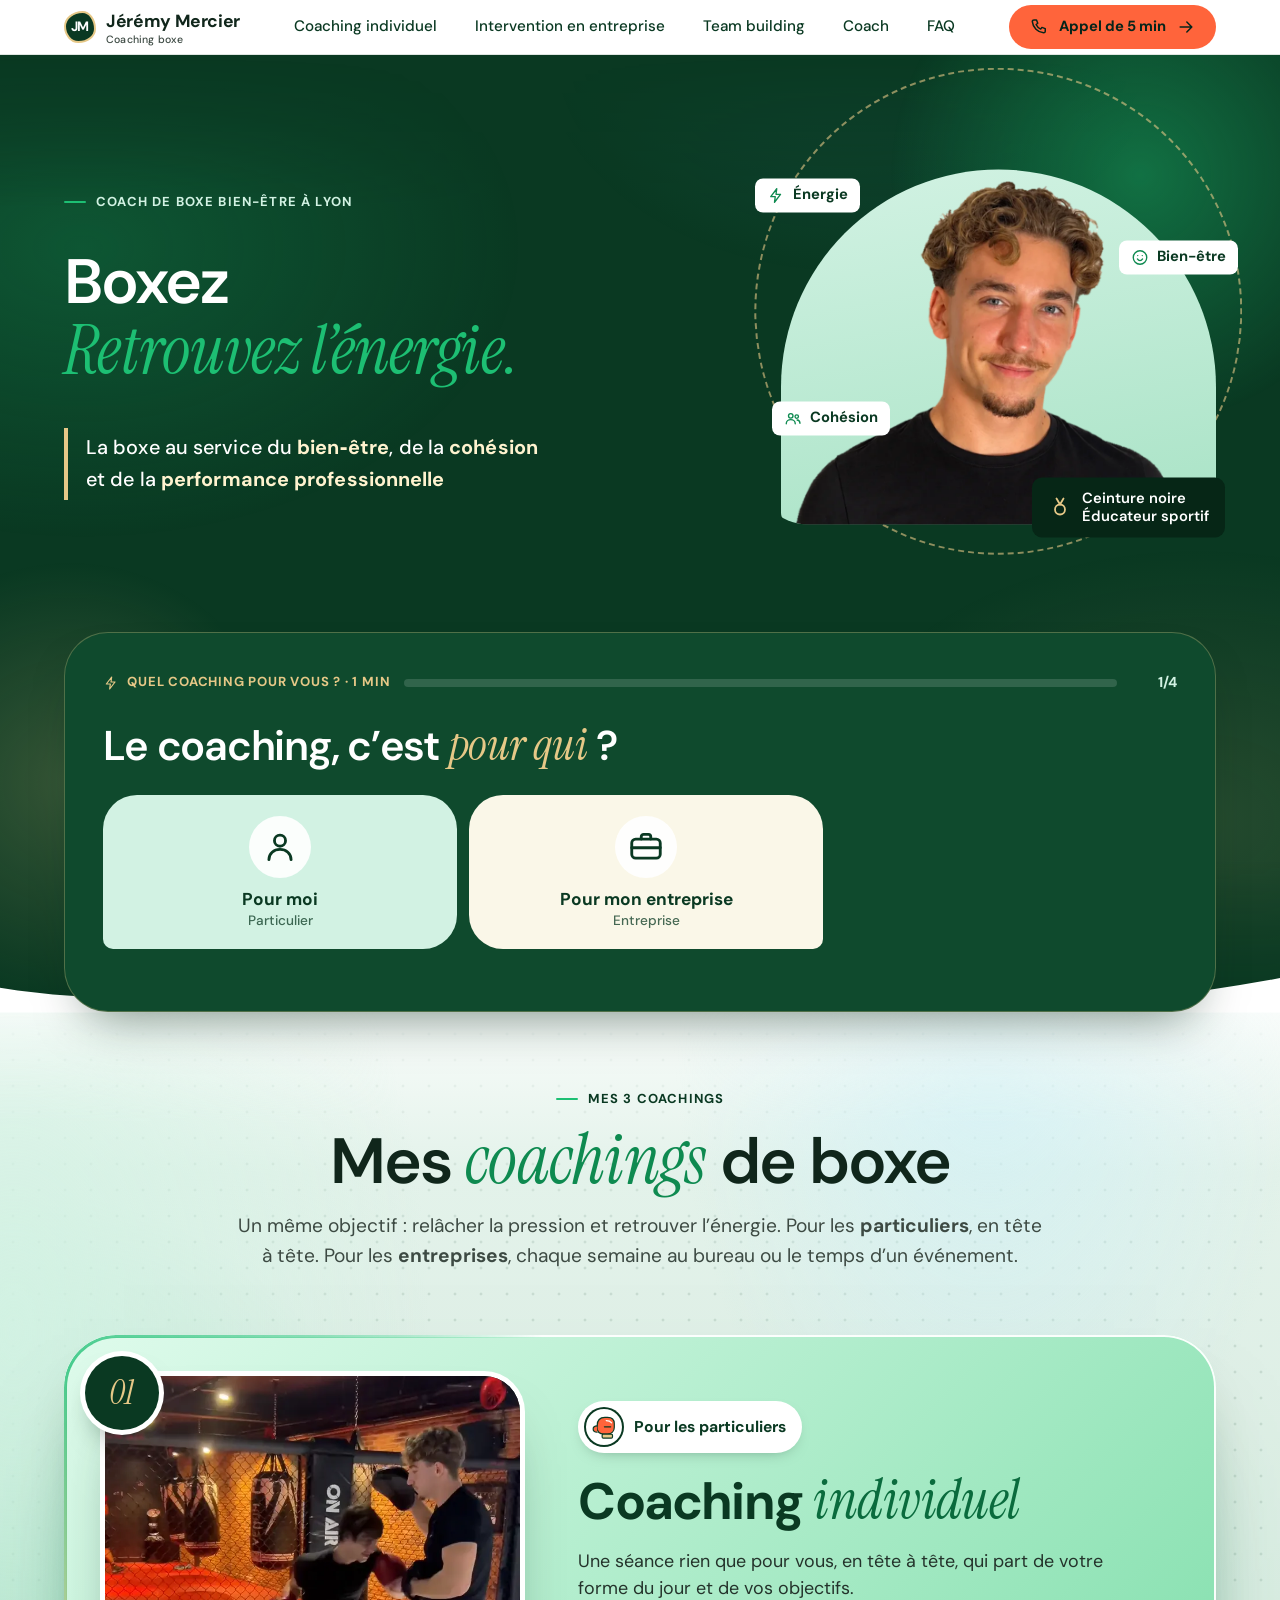
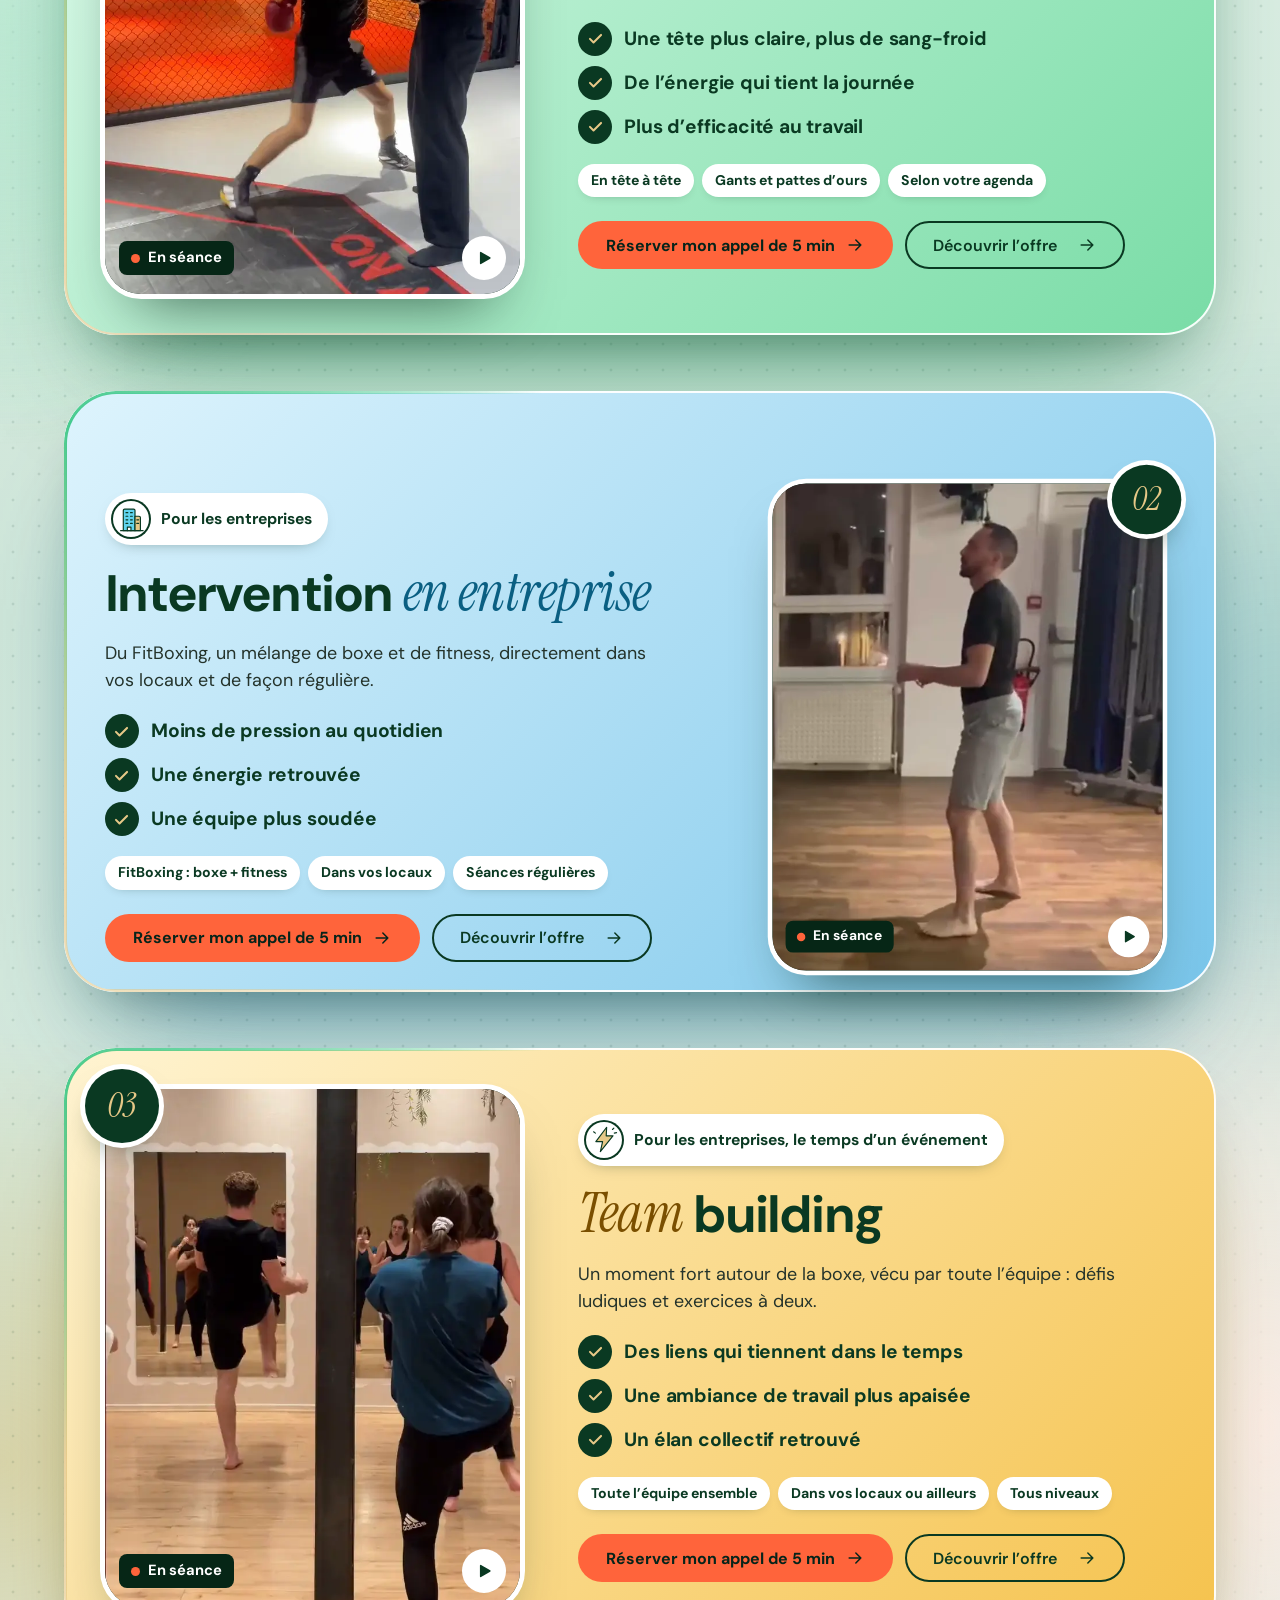
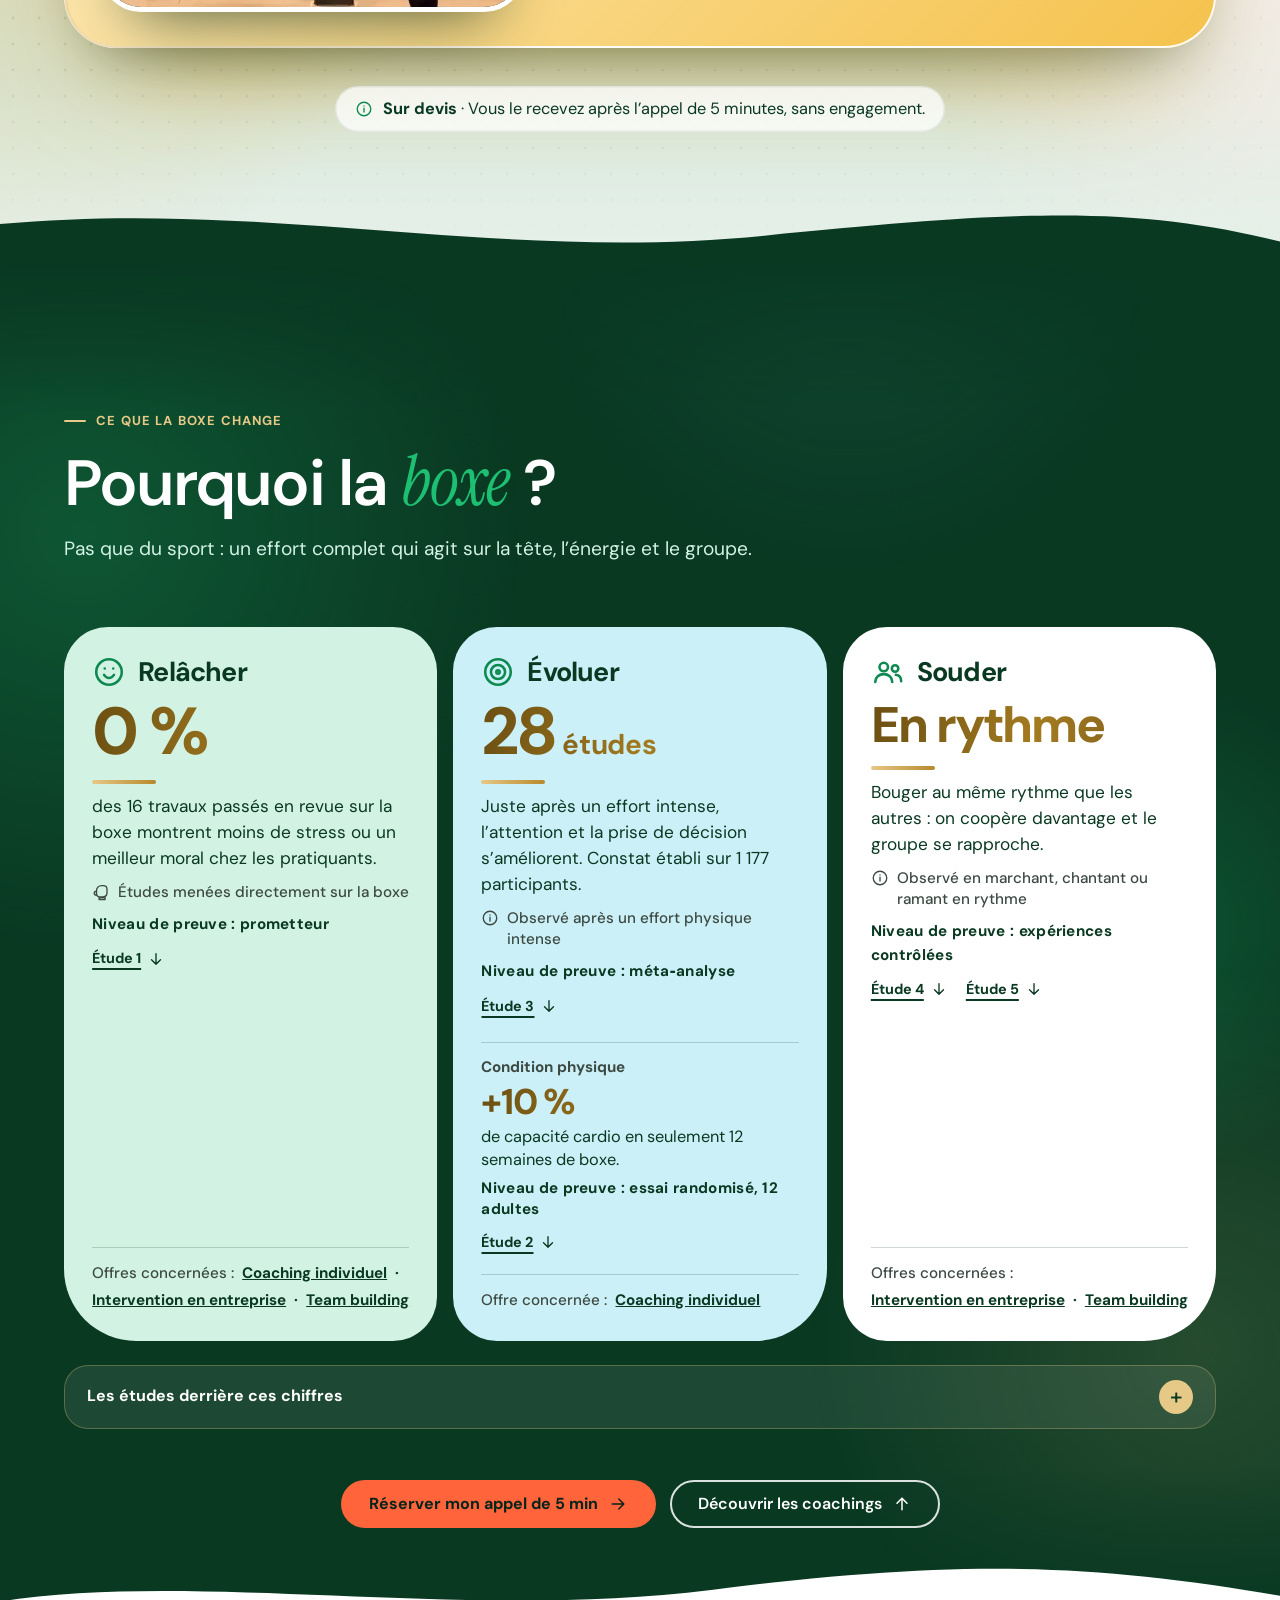
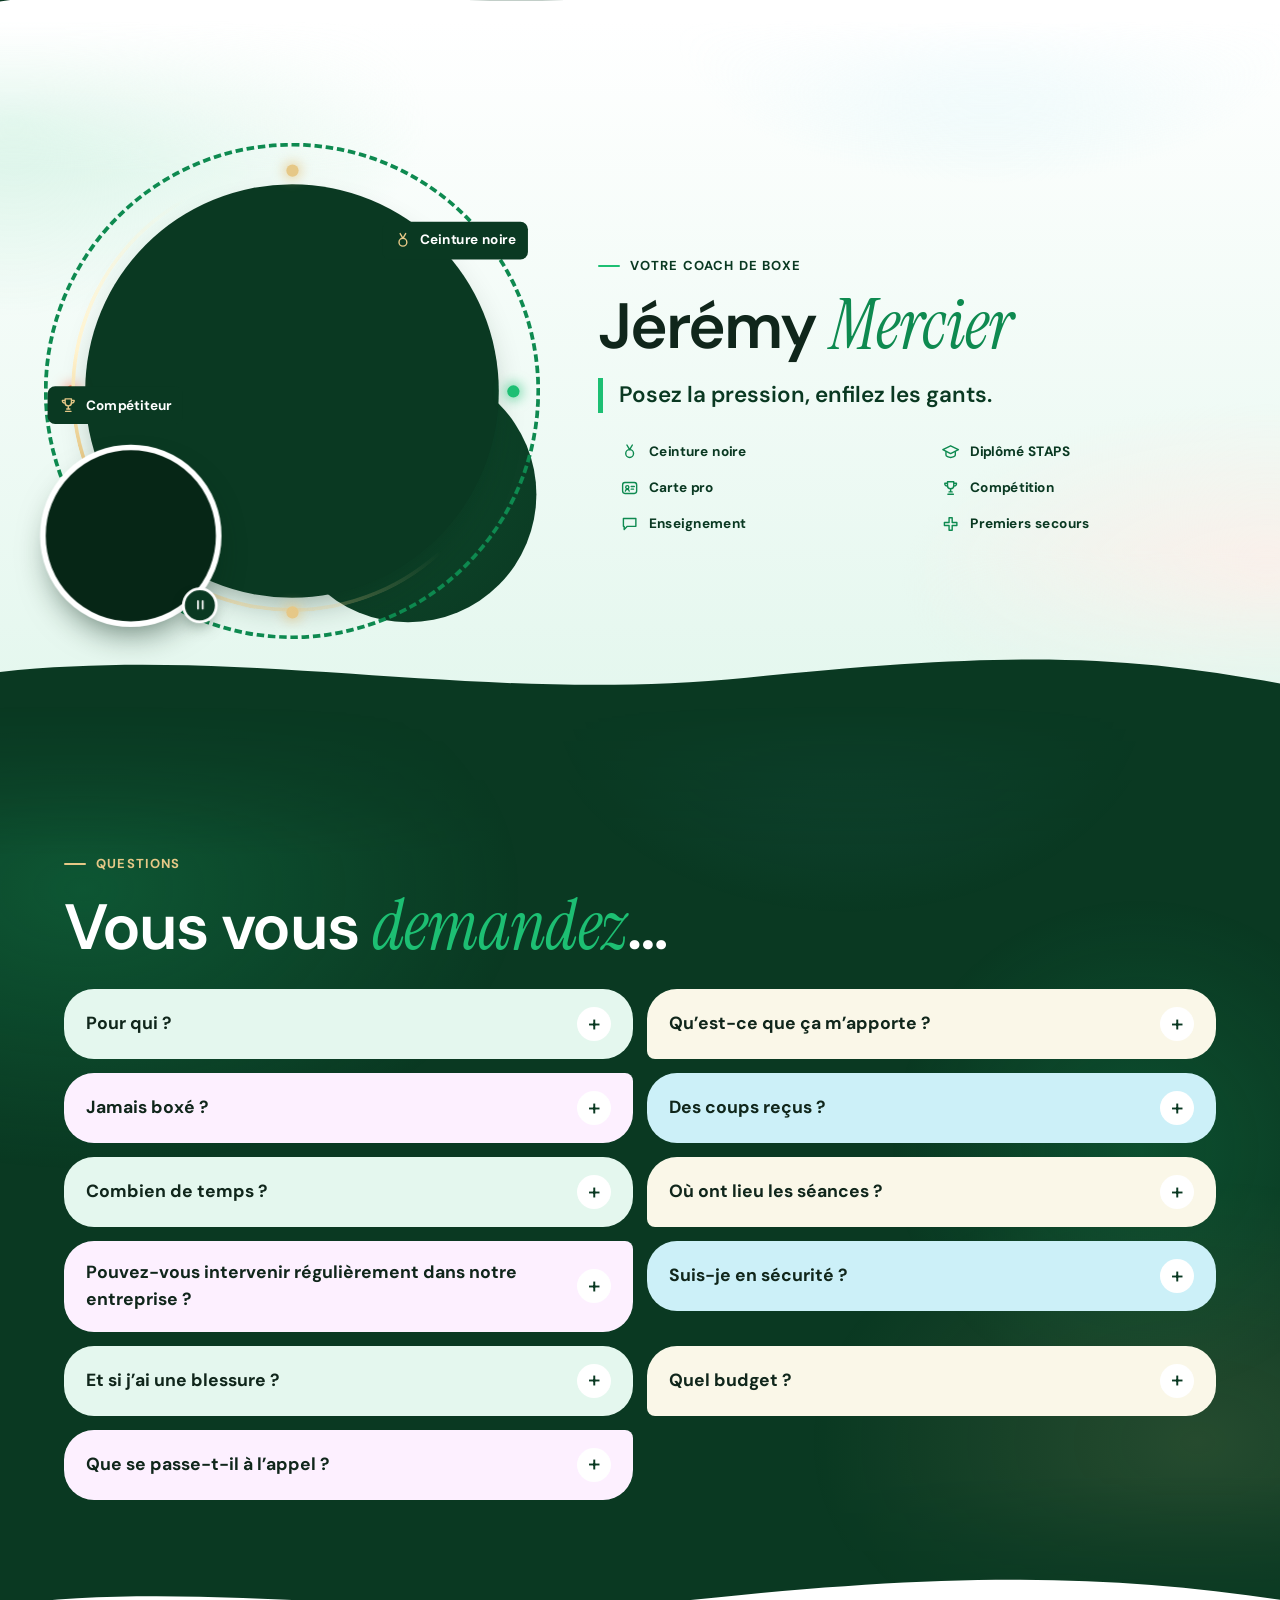
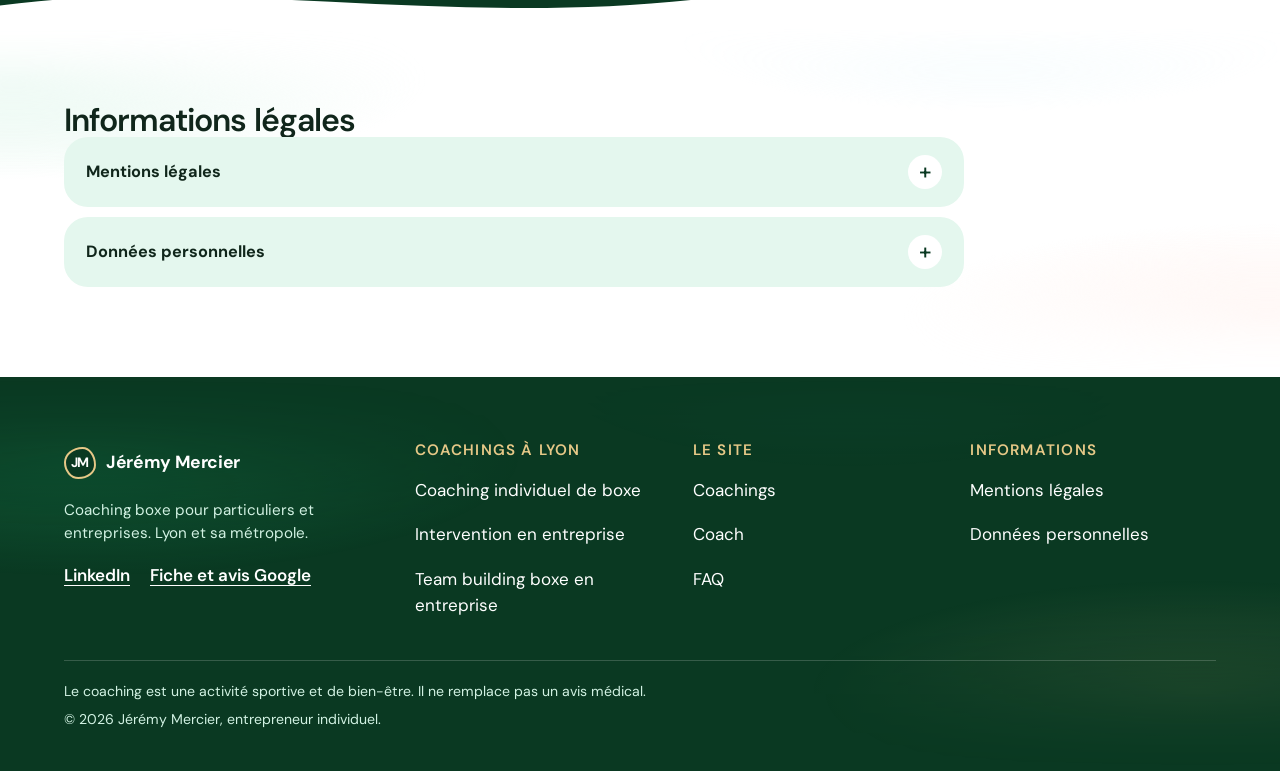
<file: index.html>
<!doctype html>
<html lang="fr"><head><meta charset="utf-8"><meta name="viewport" content="width=device-width,initial-scale=1,viewport-fit=cover">
<title>Coach boxe bien-être à Lyon pour particuliers et entreprises | Jérémy Mercier</title>
<meta name="description" content="Jérémy Mercier, coach de boxe bien-être à Lyon : coaching individuel pour les particuliers, intervention en entreprise et team building pour les entreprises.">
<link rel="preload" href="/media/fonts/dm-sans.woff2" as="font" type="font/woff2" crossorigin>
<link rel="preload" href="/media/fonts/instrument-serif-italic.woff2" as="font" type="font/woff2" crossorigin>
<link rel="stylesheet" href="/media/site.css?v=36">
<script>document.documentElement.classList.add('js')</script>
<script src="/media/site.js?v=36" defer></script>
<link rel="dns-prefetch" href="https://calendly.com">
<link rel="canonical" href="https://jeremy-mercier.fr/">
<link rel="icon" href="/favicon.ico?v=2" sizes="any">
<link rel="icon" type="image/png" sizes="48x48" href="/favicon-48x48.png?v=2">
<link rel="icon" type="image/png" sizes="192x192" href="/favicon-192x192.png?v=2">
<link rel="apple-touch-icon" href="/apple-touch-icon.png?v=2">
<meta property="og:type" content="website">
<meta property="og:locale" content="fr_FR">
<meta property="og:site_name" content="Jérémy Mercier, coach de boxe à Lyon">
<meta property="og:url" content="https://jeremy-mercier.fr/">
<meta property="og:title" content="Coach boxe bien-être à Lyon | Jérémy Mercier">
<meta property="og:description" content="Coaching individuel pour les particuliers, intervention en entreprise et team building boxe pour les entreprises, à Lyon. Réservez un appel de 5 minutes.">
<meta property="og:image" content="https://jeremy-mercier.fr/media/og-image.jpg?v=2">
<meta property="og:image:width" content="1200">
<meta property="og:image:height" content="630">
<meta property="og:image:alt" content="Jérémy Mercier, coach de boxe bien-être à Lyon">
<meta name="twitter:card" content="summary_large_image">
<meta name="twitter:title" content="Coach boxe bien-être à Lyon | Jérémy Mercier">
<meta name="twitter:description" content="Coaching individuel pour les particuliers, intervention en entreprise et team building boxe pour les entreprises, à Lyon.">
<meta name="twitter:image" content="https://jeremy-mercier.fr/media/og-image.jpg?v=2">
<meta name="theme-color" content="#0a3922">
<!-- Données structurées (schema.org). La partie FAQPage reprend mot pour mot les questions visibles de la FAQ : à mettre à jour si la FAQ change. -->
<script type="application/ld+json">
{
 "@context": "https://schema.org",
 "@graph": [
  {
   "@type": "WebSite",
   "@id": "https://jeremy-mercier.fr/#website",
   "url": "https://jeremy-mercier.fr/",
   "name": "Jérémy Mercier, coach de boxe à Lyon",
   "inLanguage": "fr-FR",
   "publisher": {
    "@id": "https://jeremy-mercier.fr/#business"
   }
  },
  {
   "@type": "WebPage",
   "@id": "https://jeremy-mercier.fr/#webpage",
   "url": "https://jeremy-mercier.fr/",
   "name": "Coach boxe bien-être à Lyon pour particuliers et entreprises | Jérémy Mercier",
   "description": "Coaching individuel pour les particuliers, intervention en entreprise et team building boxe pour les entreprises, à Lyon. Réservez un appel de 5 minutes.",
   "inLanguage": "fr-FR",
   "audience": {
    "@type": "Audience",
    "audienceType": "particuliers, entreprises"
   },
   "isPartOf": {
    "@id": "https://jeremy-mercier.fr/#website"
   },
   "about": {
    "@id": "https://jeremy-mercier.fr/#business"
   },
   "primaryImageOfPage": {
    "@type": "ImageObject",
    "url": "https://jeremy-mercier.fr/media/og-image.jpg",
    "width": 1200,
    "height": 630
   }
  },
  {
   "@type": "ProfessionalService",
   "@id": "https://jeremy-mercier.fr/#business",
   "name": "Jérémy Mercier, coach de boxe bien-être",
   "url": "https://jeremy-mercier.fr/",
   "description": "Coach de boxe bien-être à Lyon : coaching individuel pour les particuliers, intervention en entreprise (FitBoxing, un mélange de boxe et de fitness) et team building boxe pour les entreprises. Tarifs sur devis.",
   "image": "https://jeremy-mercier.fr/media/og-image.jpg",
   "logo": "https://jeremy-mercier.fr/icon-512.png",
   "telephone": "+33 6 31 19 45 69",
   "email": "coaching@jeremy-mercier.fr",
   "sameAs": [
    "https://www.google.com/maps?cid=3707848355843675669",
    "https://www.linkedin.com/in/j%C3%A9r%C3%A9my-mercier-480276442/"
   ],
   "hasMap": "https://www.google.com/maps?cid=3707848355843675669",
   "areaServed": [
    {
     "@type": "City",
     "name": "Lyon"
    },
    {
     "@type": "City",
     "name": "Caluire-et-Cuire"
    },
    {
     "@type": "City",
     "name": "Villeurbanne"
    },
    {
     "@type": "AdministrativeArea",
     "name": "Métropole de Lyon"
    }
   ],
   "knowsAbout": [
    "Boxe",
    "Boxe éducative",
    "Coaching de boxe",
    "Bien-être au travail",
    "Gestion du stress",
    "Cohésion d’équipe",
    "Team building",
    "FitBoxing",
    "Intervention en entreprise"
   ],
   "founder": {
    "@id": "https://jeremy-mercier.fr/#jeremy"
   },
   "employee": {
    "@id": "https://jeremy-mercier.fr/#jeremy"
   },
   "hasOfferCatalog": {
    "@type": "OfferCatalog",
    "name": "Coachings de boxe à Lyon",
    "itemListElement": [
     {
      "@type": "Offer",
      "itemOffered": {
       "@type": "Service",
       "name": "Coaching individuel de boxe",
       "serviceType": "Coaching de boxe individuel",
       "@id": "https://jeremy-mercier.fr/coaching-individuel-boxe-lyon/#service",
      "url": "https://jeremy-mercier.fr/coaching-individuel-boxe-lyon/",
       "audience": {
        "@type": "Audience",
        "audienceType": "particuliers"
       },
       "description": "Coaching de boxe en tête à tête pour les particuliers, à Lyon. Sur devis.",
       "areaServed": [
        {
         "@type": "City",
         "name": "Lyon"
        },
        {
         "@type": "City",
         "name": "Caluire-et-Cuire"
        },
        {
         "@type": "City",
         "name": "Villeurbanne"
        },
        {
         "@type": "AdministrativeArea",
         "name": "Métropole de Lyon"
        }
       ],
       "provider": {
        "@id": "https://jeremy-mercier.fr/#business"
       }
      }
     },
     {
      "@type": "Offer",
      "itemOffered": {
       "@type": "Service",
       "name": "Intervention en entreprise",
       "serviceType": "Bien-être au travail",
       "@id": "https://jeremy-mercier.fr/intervention-entreprise-boxe-lyon/#service",
      "url": "https://jeremy-mercier.fr/intervention-entreprise-boxe-lyon/",
       "audience": {
        "@type": "Audience",
        "audienceType": "entreprises"
       },
       "description": "FitBoxing, un mélange de boxe et de fitness, directement dans l’entreprise et de façon régulière. Nombre de séances et durée définis avec l’entreprise. Sur devis.",
       "areaServed": [
        {
         "@type": "City",
         "name": "Lyon"
        },
        {
         "@type": "City",
         "name": "Caluire-et-Cuire"
        },
        {
         "@type": "City",
         "name": "Villeurbanne"
        },
        {
         "@type": "AdministrativeArea",
         "name": "Métropole de Lyon"
        }
       ],
       "provider": {
        "@id": "https://jeremy-mercier.fr/#business"
       }
      }
     },
     {
      "@type": "Offer",
      "itemOffered": {
       "@type": "Service",
       "name": "Team building boxe",
       "serviceType": "Team building",
       "@id": "https://jeremy-mercier.fr/team-building-boxe-lyon/#service",
      "url": "https://jeremy-mercier.fr/team-building-boxe-lyon/",
       "audience": {
        "@type": "Audience",
        "audienceType": "entreprises"
       },
       "description": "Team building autour de la boxe pour les entreprises : défis ludiques et exercices à deux, tous niveaux. Sur devis.",
       "areaServed": [
        {
         "@type": "City",
         "name": "Lyon"
        },
        {
         "@type": "City",
         "name": "Caluire-et-Cuire"
        },
        {
         "@type": "City",
         "name": "Villeurbanne"
        },
        {
         "@type": "AdministrativeArea",
         "name": "Métropole de Lyon"
        }
       ],
       "provider": {
        "@id": "https://jeremy-mercier.fr/#business"
       }
      }
     }
    ]
   }
  },
  {
   "@type": "Person",
   "@id": "https://jeremy-mercier.fr/#jeremy",
   "name": "Jérémy Mercier",
   "jobTitle": "Coach de boxe",
   "sameAs": [
    "https://www.linkedin.com/in/j%C3%A9r%C3%A9my-mercier-480276442/"
   ],
   "description": "Coach de boxe bien-être à Lyon, éducateur sportif titulaire de la carte professionnelle, diplômé STAPS, ceinture noire, formé aux premiers secours (PSC1, PSE1).",
   "image": "https://jeremy-mercier.fr/media/jeremy.webp",
   "url": "https://jeremy-mercier.fr/",
   "worksFor": {
    "@id": "https://jeremy-mercier.fr/#business"
   },
   "knowsAbout": [
    "Boxe",
    "Boxe éducative",
    "Coaching de boxe",
    "Bien-être au travail",
    "Gestion du stress",
    "Cohésion d’équipe",
    "Team building",
    "FitBoxing",
    "Intervention en entreprise"
   ],
   "hasCredential": [
    {
     "@type": "EducationalOccupationalCredential",
     "name": "Carte professionnelle d’éducateur sportif",
     "credentialCategory": "Carte professionnelle"
    },
    {
     "@type": "EducationalOccupationalCredential",
     "name": "Licence STAPS",
     "credentialCategory": "degree"
    },
    {
     "@type": "EducationalOccupationalCredential",
     "name": "PSC1, prévention et secours civiques de niveau 1",
     "credentialCategory": "certificate"
    },
    {
     "@type": "EducationalOccupationalCredential",
     "name": "PSE1, premiers secours en équipe de niveau 1",
     "credentialCategory": "certificate"
    }
   ]
  },
  {
   "@type": "FAQPage",
   "@id": "https://jeremy-mercier.fr/#faq",
   "url": "https://jeremy-mercier.fr/",
   "mainEntity": [
    {
     "@type": "Question",
     "name": "Pour qui ?",
     "acceptedAnswer": {
      "@type": "Answer",
      "text": "Pour les particuliers, avec le coaching individuel, et pour les entreprises, avec l’intervention en entreprise et le team building."
     }
    },
    {
     "@type": "Question",
     "name": "Qu’est-ce que ça m’apporte ?",
     "acceptedAnswer": {
      "@type": "Answer",
      "text": "Une tête plus claire, plus d’énergie et un vrai moment pour vous. Le travail d’effort, de rythme et de respiration vise moins de tension et plus de concentration, avec des effets que les études encouragent (voir « Pourquoi la boxe »). Chacun avance à son rythme : plus vous venez, plus l’effet s’installe."
     }
    },
    {
     "@type": "Question",
     "name": "Jamais boxé ?",
     "acceptedAnswer": {
      "@type": "Answer",
      "text": "Parfait. Aucun niveau requis : chaque geste est expliqué pas à pas et la séance s’adapte à votre forme du jour. Dès la première fois, vous frappez, vous respirez, vous repartez avec de vraies sensations."
     }
    },
    {
     "@type": "Question",
     "name": "Des coups reçus ?",
     "acceptedAnswer": {
      "@type": "Answer",
      "text": "Non. Vous frappez dans des pattes d’ours et des sacs, sans opposition sauf si vous le demandez : toute l’intensité, sans être touché."
     }
    },
    {
     "@type": "Question",
     "name": "Combien de temps ?",
     "acceptedAnswer": {
      "@type": "Answer",
      "text": "Le format entre dans votre agenda, de la séance courte entre deux rendez-vous au programme plus long. On le choisit ensemble à l’appel."
     }
    },
    {
     "@type": "Question",
     "name": "Où ont lieu les séances ?",
     "acceptedAnswer": {
      "@type": "Answer",
      "text": "Je viens à vous, à Lyon et dans la métropole : dans vos locaux, sans trajet pour vos équipes, ou hors bureau pour changer d’air. Le lieu se précise à l’appel."
     }
    },
    {
     "@type": "Question",
     "name": "Pouvez-vous intervenir régulièrement dans notre entreprise ?",
     "acceptedAnswer": {
      "@type": "Answer",
      "text": "Oui. J’anime du FitBoxing, un mélange de boxe et de fitness, dans votre entreprise : pour relâcher la pression, récupérer de l’énergie et renforcer la cohésion d’équipe. Le nombre de séances et leur durée se décident avec les personnes qui décident dans votre entreprise, lors de l’appel de 5 minutes. Tout est sur devis."
     }
    },
    {
     "@type": "Question",
     "name": "Suis-je en sécurité ?",
     "acceptedAnswer": {
      "@type": "Answer",
      "text": "Oui. Éducateur sportif titulaire d’une carte professionnelle, ceinture noire, formé aux premiers secours (PSC1, PSE1), je vous encadre de bout en bout."
     }
    },
    {
     "@type": "Question",
     "name": "Et si j’ai une blessure ?",
     "acceptedAnswer": {
      "@type": "Answer",
      "text": "Prévenez-moi : j’adapte les gestes à votre corps. En cas de doute, demandez l’avis de votre médecin. Le coaching est une activité sportive et de bien-être, pas un acte médical."
     }
    },
    {
     "@type": "Question",
     "name": "Quel budget ?",
     "acceptedAnswer": {
      "@type": "Answer",
      "text": "Chaque accompagnement est construit sur mesure, donc chiffré sur devis selon votre besoin, la formule et le nombre de personnes. Vous le recevez après l’appel, sans engagement."
     }
    },
    {
     "@type": "Question",
     "name": "Que se passe-t-il à l’appel ?",
     "acceptedAnswer": {
      "@type": "Answer",
      "text": "5 minutes pour cerner votre besoin, répondre à vos questions et vous proposer le format le plus adapté. Simple, rapide, et vous gardez la main."
     }
    }
   ]
  }
 ]
}
</script>
<meta name="claude:viewport-fit-sides" content="cover">
</head><body>
<svg width="0" height="0" style="position:absolute" aria-hidden="true" focusable="false">
  <symbol id="i-smile" viewBox="0 0 24 24"><circle cx="12" cy="12" r="9"/><path d="M8.5 14c1 1.5 2.2 2.2 3.5 2.2s2.5-.7 3.5-2.2M9 9.5h.01M15 9.5h.01"/></symbol>
  <symbol id="i-bolt" viewBox="0 0 24 24"><path d="M13 3L5 13.5h6L10 21l8-10.5h-6z"/></symbol>
  <symbol id="i-trend" viewBox="0 0 24 24"><path d="M3 17l6-6 4 4 8-8M15 7h6v6"/></symbol>
  <symbol id="i-users" viewBox="0 0 24 24"><circle cx="9" cy="8.5" r="3"/><path d="M3 19c0-3.3 2.7-5.5 6-5.5s6 2.2 6 5.5"/><circle cx="17" cy="9.5" r="2.3"/><path d="M17.5 14c2.2.2 3.8 1.9 3.8 4.5"/></symbol>
  <symbol id="i-user" viewBox="0 0 24 24"><circle cx="12" cy="8" r="3.5"/><path d="M5 20c0-3.9 3.1-6.5 7-6.5s7 2.6 7 6.5"/></symbol>
  <symbol id="i-target" viewBox="0 0 24 24"><circle cx="12" cy="12" r="9"/><circle cx="12" cy="12" r="5"/><circle cx="12" cy="12" r="1.2"/></symbol>
  <symbol id="i-medal" viewBox="0 0 24 24"><circle cx="12" cy="14" r="5"/><path d="M8.5 3l3.5 6 3.5-6"/></symbol>
  <symbol id="i-cap" viewBox="0 0 24 24"><path d="M2 9l10-5 10 5-10 5z"/><path d="M6 11.5V16c0 1.5 3 3 6 3s6-1.5 6-3v-4.5"/></symbol>
  <symbol id="i-cross" viewBox="0 0 24 24"><path d="M10 4h4v6h6v4h-6v6h-4v-6H4v-4h6z"/></symbol>
  <symbol id="i-card" viewBox="0 0 24 24"><rect x="3" y="5" width="18" height="14" rx="3"/><circle cx="9" cy="11" r="2"/><path d="M6.5 16c.5-1.6 1.6-2.3 2.5-2.3s2 .7 2.5 2.3M14 10h4M14 13.5h3"/></symbol>
  <symbol id="i-brief" viewBox="0 0 24 24"><rect x="3" y="7" width="18" height="12" rx="2.5"/><path d="M9 7V5.5A1.5 1.5 0 0 1 10.5 4h3A1.5 1.5 0 0 1 15 5.5V7M3 12.5h18"/></symbol>
  <symbol id="i-speak" viewBox="0 0 24 24"><path d="M4 5h16v10H9l-4 4v-4H4z"/></symbol>
  <symbol id="i-trophy" viewBox="0 0 24 24"><path d="M8 4h8v5a4 4 0 0 1-8 0zM8 6H4.5a3 3 0 0 0 3 3.5M16 6h3.5a3 3 0 0 1-3 3.5M12 13v4M8.5 20h7M10 17h4"/></symbol>
  <symbol id="i-arrow" viewBox="0 0 24 24"><path d="M5 12h14M13 6l6 6-6 6"/></symbol>
  <symbol id="i-copy" viewBox="0 0 24 24"><rect x="9" y="9" width="11" height="11" rx="2.5"/><path d="M5 15V6.5A2.5 2.5 0 0 1 7.5 4H15"/></symbol>
  <symbol id="i-check" viewBox="0 0 24 24"><path d="M5 12.5l4.5 4.5L19 7.5"/></symbol>
  <symbol id="i-info" viewBox="0 0 24 24"><circle cx="12" cy="12" r="9"/><path d="M12 11v5M12 8h.01"/></symbol>
  <symbol id="i-mail" viewBox="0 0 24 24"><rect x="3" y="5" width="18" height="14" rx="3"/><path d="M4 7.5l8 6 8-6"/></symbol>
  <symbol id="i-phone" viewBox="0 0 24 24"><path d="M6 3.5h3l1.5 4-2 1.5a11 11 0 0 0 5.5 5.5l1.5-2 4 1.5v3a2 2 0 0 1-2 2A15 15 0 0 1 4 5.5a2 2 0 0 1 2-2z"/></symbol>
  <symbol id="i-glove" viewBox="0 0 24 24"><path d="M6 10.5c0-4 2.5-7 7-7h2c3 0 5 2 5 5v4c0 3.5-2.5 6-6 6h-3c-3 0-5-2-5-5z"/><path d="M6 11c-2 0-3 1-3 2.5S4 16 6 16"/><path d="M9.5 19.5h8V22h-8z"/></symbol>
  <symbol id="i-play" viewBox="0 0 24 24"><path d="M8 5.5v13l11-6.5z" fill="currentColor"/></symbol>
  <symbol id="i-pause" viewBox="0 0 24 24"><path d="M8 5.5v13M16 5.5v13"/></symbol>
  <symbol id="i-shield" viewBox="0 0 24 24"><path d="M12 3l7 3v5.5c0 4.3-3 7.7-7 9.5-4-1.8-7-5.2-7-9.5V6z"/><path d="M9 12l2.2 2.2L15.5 10"/></symbol>
  <symbol id="i-star" viewBox="0 0 24 24"><path d="M12 2l2.3 7.7L22 12l-7.7 2.3L12 22l-2.3-7.7L2 12l7.7-2.3z"/></symbol>
  <symbol id="i-cal" viewBox="0 0 24 24"><rect x="3.5" y="5" width="17" height="15" rx="3"/><path d="M3.5 10h17M8 3v4M16 3v4"/></symbol>
  <symbol id="d-glove" viewBox="0 0 64 64"><g stroke="#0a3922" stroke-width="2.6" stroke-linecap="round" stroke-linejoin="round"><path d="M16 30c0-11 6-18 17-18h6c9 0 15 5 15 14v8c0 9-6 15-15 15H31c-9 0-15-5-15-14z" fill="#ff643b"/><path d="M16 31c-5 0-9 3-9 7s4 7 9 7" fill="#ff643b"/><rect x="27" y="49" width="23" height="9" rx="2.5" fill="#e6c887"/><path d="M36 19c5 0 9 1 12 5" fill="none" stroke="#fff"/><path d="M32 33h14" fill="none"/></g></symbol>
  <symbol id="d-lotus" viewBox="0 0 64 64"><g stroke="#0a3922" stroke-width="2.6" stroke-linecap="round" stroke-linejoin="round"><path d="M32 10c7 8 9 17 0 30-9-13-7-22 0-30z" fill="#fff"/><path d="M31 40C20 40 11 34 7 24c11-1 20 3 24 16z" fill="#d2f2e3"/><path d="M33 40c11 0 20-6 24-16-11-1-20 3-24 16z" fill="#d2f2e3"/><path d="M10 47c6 6 14 9 22 9s16-3 22-9" fill="none"/></g></symbol>
  <symbol id="d-bolt" viewBox="0 0 64 64"><g stroke="#0a3922" stroke-width="2.6" stroke-linecap="round" stroke-linejoin="round"><path d="M37 5L13 37h15l-5 22 28-35H36z" fill="#e6c887"/><path d="M50 10l3-3M54 18l5-1M12 18L8 15" fill="none"/></g></symbol>
  <symbol id="d-people" viewBox="0 0 64 64"><g stroke="#0a3922" stroke-width="2.6" stroke-linecap="round" stroke-linejoin="round"><circle cx="16" cy="25" r="6" fill="#fff"/><circle cx="32" cy="17" r="6.5" fill="#fff"/><circle cx="48" cy="25" r="6" fill="#fff"/><path d="M5 50c0-9 5-15 11-15s11 6 11 15z" fill="#5fd4ef"/><path d="M21 52c0-10 5-17 11-17s11 7 11 17z" fill="#ff643b"/><path d="M37 50c0-9 5-15 11-15s11 6 11 15z" fill="#e6c887"/></g></symbol>
  <symbol id="d-office" viewBox="0 0 64 64"><g stroke="#0a3922" stroke-width="2.6" stroke-linecap="round" stroke-linejoin="round"><path d="M14 57V12a3 3 0 0 1 3-3h20a3 3 0 0 1 3 3v45z" fill="#5fd4ef"/><path d="M40 57V25h9a3 3 0 0 1 3 3v29z" fill="#e6c887"/><path d="M20 17h4M30 17h4M20 25h4M30 25h4M20 33h4M30 33h4M20 41h4M30 41h4M44 33h4M44 41h4" fill="none"/><path d="M23 57v-8h8v8" fill="#fff"/><path d="M8 57h50" fill="none"/></g></symbol>
  <symbol id="i-sun" viewBox="0 0 24 24"><circle cx="12" cy="12" r="4"/><path d="M12 2v2M12 20v2M2 12h2M20 12h2M4.9 4.9l1.4 1.4M17.7 17.7l1.4 1.4M4.9 19.1l1.4-1.4M17.7 6.3l1.4-1.4"/></symbol>
  <symbol id="i-moon" viewBox="0 0 24 24"><path d="M20 14.5A8 8 0 0 1 9.5 4a8 8 0 1 0 10.5 10.5z"/></symbol>
  <symbol id="i-pin" viewBox="0 0 24 24"><path d="M12 21s-6.5-5.6-6.5-11a6.5 6.5 0 0 1 13 0c0 5.4-6.5 11-6.5 11z"/><circle cx="12" cy="10" r="2.4"/></symbol>
  <symbol id="i-plus" viewBox="0 0 24 24"><path d="M12 5v14M5 12h14"/></symbol>
  <symbol id="i-minus" viewBox="0 0 24 24"><path d="M5 12h14"/></symbol>
</svg>

<a class="skip" href="#contenu">Aller au contenu</a>

<header>
  <div class="wrap nav">
    <a class="brand" href="#accueil" aria-label="Jérémy Mercier, coaching boxe : accueil">
      <span class="brand-mark" aria-hidden="true">JM</span>
      <span>Jérémy Mercier<small>Coaching boxe</small></span>
    </a>
    <nav aria-label="Navigation principale">
      <ul>
        <li><a href="/coaching-individuel-boxe-lyon/">Coaching individuel</a></li>
        <li><a href="/intervention-entreprise-boxe-lyon/">Intervention en entreprise</a></li>
        <li><a href="/team-building-boxe-lyon/">Team building</a></li>
        <li class="nav-sec"><a href="#qui">Coach</a></li>
        <li class="nav-sec"><a href="#faq">FAQ</a></li>
      </ul>
    </nav>
    <a class="btn btn-primary btn-sm btn-call" href="#rdv"><svg class="ic ph" aria-hidden="true"><use href="#i-phone"/></svg>Appel de 5&nbsp;min <svg class="ic" aria-hidden="true"><use href="#i-arrow"/></svg></a>
  </div>
  <div class="prog" id="prog" aria-hidden="true"></div>
</header>

<main id="contenu">

<!-- HERO -->
<section class="band dark hero-band" id="accueil">
  <div class="orb o1" aria-hidden="true"></div><div class="orb o2" aria-hidden="true"></div>
  <div class="wrap" id="hero">
    <div class="hero">
      <div class="hero-left">
        <h1>
          <span class="eyebrow">Coach de boxe bien-être à Lyon</span>
          <span class="line">Boxez <span class="roll"><span class="grad">le&nbsp;stress.</span><span class="grad" aria-hidden="true">la&nbsp;pression.</span><span class="grad" aria-hidden="true">la&nbsp;fatigue.</span></span></span>
          <span class="line"><span class="serif">Retrouvez l’énergie.</span></span>
        </h1>
        <p class="hero-lead">La boxe au service du <b>bien&#8209;être</b>, de la <b>cohésion</b> et de la <b>performance professionnelle</b></p>
      </div>

      <div class="hero-right">
        <div class="pt">
          <div class="pt-ring" aria-hidden="true"></div>
          <div class="pt-clip">
            <div class="pt-arch"></div>
            <img class="pt-img px" style="--k:.5" src="media/jeremy.webp" width="960" height="892" alt="Jérémy Mercier, coach de boxe bien-être à Lyon, souriant" fetchpriority="high">
          </div>
          <span class="tag fchip f1"><svg class="ic" aria-hidden="true"><use href="#i-bolt"/></svg>Énergie</span>
          <span class="tag fchip f2"><svg class="ic" aria-hidden="true"><use href="#i-smile"/></svg>Bien-être</span>
          <span class="tag fchip f3"><svg class="ic" aria-hidden="true"><use href="#i-users"/></svg>Cohésion</span>
          <div class="badge-card px" style="--k:1.2"><svg class="ic" aria-hidden="true"><use href="#i-medal"/></svg><span>Ceinture noire<br>Éducateur sportif</span></div>
        </div>
      </div>
    </div>

    <!-- Quiz d'orientation : 4 questions pour trouver le coaching adapté (piloté par site.js) -->
    <section class="quiz" id="quiz" aria-label="Quiz : quel coaching pour vous ?">
      <div class="qz-head">
        <span class="flat qz-chip"><svg class="ic" aria-hidden="true"><use href="#i-bolt"/></svg>Quel coaching pour vous&nbsp;? · 1 min</span>
        <div class="qz-prog" aria-hidden="true"><i id="qzBar"></i></div>
        <span class="qz-step" id="qzStep" aria-live="polite">1/4</span>
      </div>
      <div id="qzBody" class="qz-view"></div>
    </section>
  </div>
  <div class="wave to-white" aria-hidden="true"><svg viewBox="0 0 1440 60" preserveAspectRatio="none"><path d="M0 34C240 70 480 2 720 32S1200 66 1440 24V60H0z" fill="currentColor"/></svg></div>
</section>

<!-- MES COACHINGS : une grande rangée par offre (vidéo + l'essentiel + appel de 5 min), vidéo une fois à gauche, une fois à droite -->
<section class="band light offers-band" id="accompagnements" style="padding-top:calc(clamp(40px,6vw,80px) + var(--sx))">
  <span class="anchor-alias" id="seances" aria-hidden="true"></span>
  <div class="wrap">
    <div class="head offers-head" data-reveal>
      <span class="eyebrow">Mes 3 coachings</span>
      <h2>Mes <span class="serif">coachings</span> de boxe</h2>
      <p class="lead">Un même objectif&nbsp;: relâcher la pression et retrouver l’énergie. Pour les <b>particuliers</b>, en tête à tête. Pour les <b>entreprises</b>, chaque semaine au bureau ou le temps d’un événement.</p>
    </div>

    <div class="offer-rows">
      <article class="orow o1" id="individuel" aria-labelledby="t-individuel">
        <div class="orow-vis" data-reveal="scale">
          <div class="vid">
            <video muted loop playsinline preload="none" poster="media/individuel.webp" width="720" height="1280" data-src="media/individuel-720.mp4" data-sources="media/individuel-480.mp4 480 801963, media/individuel-720.mp4 720 1604534, media/individuel-1080.mp4 1080 4945902" aria-label="Jérémy en séance de coaching individuel sur pattes d’ours"></video>
            <div class="vlabel">
              <span class="tag vtag"><span class="live"></span>En séance</span>
              <button class="vbtn" type="button" data-state="playing" aria-label="Mettre la vidéo en pause"><svg class="ic i-pause" aria-hidden="true"><use href="#i-pause"/></svg><svg class="ic i-play" aria-hidden="true"><use href="#i-play"/></svg></button>
            </div>
          </div>
          <span class="orow-num" aria-hidden="true">01</span>
        </div>
        <div class="orow-txt" data-reveal style="--d:.12s">
          <p class="orow-for flat"><span class="orow-ic" aria-hidden="true"><svg viewBox="0 0 64 64"><use href="#d-glove"/></svg></span>Pour les particuliers</p>
          <h3 id="t-individuel">Coaching <span class="serif">individuel</span></h3>
          <p class="orow-pitch">Une séance rien que pour vous, en tête à tête, qui part de votre forme du jour et de vos objectifs.</p>
          <ul class="orow-wins" aria-label="Vos résultats">
            <li><span class="orow-ck" aria-hidden="true"><svg class="ic"><use href="#i-check"/></svg></span>Une tête plus claire, plus de sang-froid</li>
            <li><span class="orow-ck" aria-hidden="true"><svg class="ic"><use href="#i-check"/></svg></span>De l’énergie qui tient la journée</li>
            <li><span class="orow-ck" aria-hidden="true"><svg class="ic"><use href="#i-check"/></svg></span>Plus d’efficacité au travail</li>
          </ul>
          <ul class="orow-tags" aria-label="En bref"><li>En tête à tête</li><li>Gants et pattes d’ours</li><li>Selon votre agenda</li></ul>
          <div class="orow-cta">
            <a class="btn btn-primary" href="#rdv">Réserver mon appel de 5&nbsp;min <svg class="ic" aria-hidden="true"><use href="#i-arrow"/></svg></a>
            <a class="btn btn-secondary" href="/coaching-individuel-boxe-lyon/">Découvrir l’offre<span class="sr-only"> de coaching individuel</span> <svg class="ic" aria-hidden="true"><use href="#i-arrow"/></svg></a>
          </div>
        </div>
      </article>

      <article class="orow o3" id="intervention-entreprise" aria-labelledby="t-intervention">
        <div class="orow-vis" data-reveal="scale">
          <div class="vid">
            <video muted loop playsinline preload="none" poster="media/entreprise.webp" width="720" height="960" data-src="media/entreprise-720.mp4" data-sources="media/entreprise-480.mp4 480 815659, media/entreprise-720.mp4 720 2075119, media/entreprise-1080.mp4 1080 5453924" aria-label="Jérémy en séance de FitBoxing : lancers de médecine-ball, explications au tableau, exercice à la barre"></video>
            <div class="vlabel">
              <span class="tag vtag"><span class="live"></span>En séance</span>
              <button class="vbtn" type="button" data-state="playing" aria-label="Mettre la vidéo en pause"><svg class="ic i-pause" aria-hidden="true"><use href="#i-pause"/></svg><svg class="ic i-play" aria-hidden="true"><use href="#i-play"/></svg></button>
            </div>
          </div>
          <span class="orow-num" aria-hidden="true">02</span>
        </div>
        <div class="orow-txt" data-reveal style="--d:.12s">
          <p class="orow-for flat"><span class="orow-ic" aria-hidden="true"><svg viewBox="0 0 64 64"><use href="#d-office"/></svg></span>Pour les entreprises</p>
          <h3 id="t-intervention">Intervention <span class="serif">en entreprise</span></h3>
          <p class="orow-pitch">Du FitBoxing, un mélange de boxe et de fitness, directement dans vos locaux et de façon régulière.</p>
          <ul class="orow-wins" aria-label="Résultats pour votre entreprise">
            <li><span class="orow-ck" aria-hidden="true"><svg class="ic"><use href="#i-check"/></svg></span>Moins de pression au quotidien</li>
            <li><span class="orow-ck" aria-hidden="true"><svg class="ic"><use href="#i-check"/></svg></span>Une énergie retrouvée</li>
            <li><span class="orow-ck" aria-hidden="true"><svg class="ic"><use href="#i-check"/></svg></span>Une équipe plus soudée</li>
          </ul>
          <ul class="orow-tags" aria-label="En bref"><li>FitBoxing&nbsp;: boxe + fitness</li><li>Dans vos locaux</li><li>Séances régulières</li></ul>
          <div class="orow-cta">
            <a class="btn btn-primary" href="#rdv">Réserver mon appel de 5&nbsp;min <svg class="ic" aria-hidden="true"><use href="#i-arrow"/></svg></a>
            <a class="btn btn-secondary" href="/intervention-entreprise-boxe-lyon/">Découvrir l’offre<span class="sr-only"> d’intervention en entreprise</span> <svg class="ic" aria-hidden="true"><use href="#i-arrow"/></svg></a>
          </div>
        </div>
      </article>

      <article class="orow o2" id="team-building" aria-labelledby="t-team">
        <div class="orow-vis" data-reveal="scale">
          <div class="vid">
            <video muted loop playsinline preload="none" poster="media/collectif.webp" width="720" height="1280" data-src="media/collectif-720.mp4" data-sources="media/collectif-480.mp4 480 1102819, media/collectif-720.mp4 720 2424831, media/collectif-1080.mp4 1080 6108455" aria-label="Jérémy en séance de team building devant un groupe"></video>
            <div class="vlabel">
              <span class="tag vtag"><span class="live"></span>En séance</span>
              <button class="vbtn" type="button" data-state="playing" aria-label="Mettre la vidéo en pause"><svg class="ic i-pause" aria-hidden="true"><use href="#i-pause"/></svg><svg class="ic i-play" aria-hidden="true"><use href="#i-play"/></svg></button>
            </div>
          </div>
          <span class="orow-num" aria-hidden="true">03</span>
        </div>
        <div class="orow-txt" data-reveal style="--d:.12s">
          <p class="orow-for flat"><span class="orow-ic" aria-hidden="true"><svg viewBox="0 0 64 64"><use href="#d-bolt"/></svg></span>Pour les entreprises, le temps d’un événement</p>
          <h3 id="t-team"><span class="serif">Team</span> building</h3>
          <p class="orow-pitch">Un moment fort autour de la boxe, vécu par toute l’équipe&nbsp;: défis ludiques et exercices à deux.</p>
          <ul class="orow-wins" aria-label="Résultats pour votre entreprise">
            <li><span class="orow-ck" aria-hidden="true"><svg class="ic"><use href="#i-check"/></svg></span>Des liens qui tiennent dans le temps</li>
            <li><span class="orow-ck" aria-hidden="true"><svg class="ic"><use href="#i-check"/></svg></span>Une ambiance de travail plus apaisée</li>
            <li><span class="orow-ck" aria-hidden="true"><svg class="ic"><use href="#i-check"/></svg></span>Un élan collectif retrouvé</li>
          </ul>
          <ul class="orow-tags" aria-label="En bref"><li>Toute l’équipe ensemble</li><li>Dans vos locaux ou ailleurs</li><li>Tous niveaux</li></ul>
          <div class="orow-cta">
            <a class="btn btn-primary" href="#rdv">Réserver mon appel de 5&nbsp;min <svg class="ic" aria-hidden="true"><use href="#i-arrow"/></svg></a>
            <a class="btn btn-secondary" href="/team-building-boxe-lyon/">Découvrir l’offre<span class="sr-only"> de team building</span> <svg class="ic" aria-hidden="true"><use href="#i-arrow"/></svg></a>
          </div>
        </div>
      </article>
    </div>

    <p class="offers-note flat" data-reveal><svg class="ic" aria-hidden="true"><use href="#i-info"/></svg><span><b>Sur devis</b> · Vous le recevez après l’appel de 5&nbsp;minutes, sans engagement.</span></p>
  </div>
  <div class="wave to-forest" aria-hidden="true"><svg viewBox="0 0 1440 60" preserveAspectRatio="none"><path d="M0 22C300 -4 560 62 860 34S1280 4 1440 40V60H0z" fill="currentColor"/></svg></div>
</section>

<!-- POURQUOI LA BOXE (après les vidéos) -->
<section class="band dark" id="pourquoi">
  <div class="orb o1" style="top:30%;opacity:.5" aria-hidden="true"></div>
  <div class="wrap">
    <div class="head" data-reveal>
      <span class="eyebrow gold">Ce que la boxe change</span>
      <h2>Pourquoi la <span class="serif">boxe</span>&nbsp;?</h2>
      <p class="lead">Pas que du sport&nbsp;: un effort complet qui agit sur la tête, l’énergie et le groupe.</p>
    </div>
    <div class="fx">
      <article class="fxc c1" data-reveal>
        <div class="fx-head"><svg class="ic fx-ic" aria-hidden="true"><use href="#i-smile"/></svg><h3>Relâcher</h3></div>
        <p class="fx-n" data-count="94" data-suf=" %">94&nbsp;%</p>
        <p class="fx-t">des 16 travaux passés en revue sur la boxe montrent moins de stress ou un meilleur moral chez les pratiquants.</p>
        <p class="flat fx-scope"><svg class="ic" aria-hidden="true"><use href="#i-glove"/></svg>Études menées directement sur la boxe</p>
        <p class="fx-s"><span class="flat lvl">Niveau de preuve&nbsp;: prometteur</span><a class="link-arrow study" href="#etude-1">Étude 1 <svg class="ic down" aria-hidden="true"><use href="#i-arrow"/></svg></a></p>
        <p class="flat fx-for"><small>Offres concernées&nbsp;:</small><a href="/coaching-individuel-boxe-lyon/">Coaching individuel</a> · <a href="/intervention-entreprise-boxe-lyon/">Intervention en entreprise</a> · <a href="/team-building-boxe-lyon/">Team building</a></p>
      </article>
      <article class="fxc c3" data-reveal style="--d:.08s">
        <div class="fx-head"><svg class="ic fx-ic" aria-hidden="true"><use href="#i-target"/></svg><h3>Évoluer</h3></div>
        <p class="fx-n">28<small>&nbsp;études</small></p>
        <p class="fx-t">Juste après un effort intense, l’attention et la prise de décision s’améliorent. Constat établi sur 1&nbsp;177 participants.</p>
        <p class="flat fx-scope"><svg class="ic" aria-hidden="true"><use href="#i-info"/></svg>Observé après un effort physique intense</p>
        <p class="fx-s"><span class="flat lvl">Niveau de preuve&nbsp;: méta&#8209;analyse</span><a class="link-arrow study" href="#etude-3">Étude 3 <svg class="ic down" aria-hidden="true"><use href="#i-arrow"/></svg></a></p>
        <div class="fx-sub">
          <p class="fx-k">Condition physique</p>
          <p class="fx-n2">+10&nbsp;%</p>
          <p>de capacité cardio en seulement 12 semaines de boxe.</p>
          <p class="fx-s"><span class="flat lvl">Niveau de preuve&nbsp;: essai randomisé, 12 adultes</span><a class="link-arrow study" href="#etude-2">Étude 2 <svg class="ic down" aria-hidden="true"><use href="#i-arrow"/></svg></a></p>
        </div>
        <p class="flat fx-for"><small>Offre concernée&nbsp;:</small><a href="/coaching-individuel-boxe-lyon/">Coaching individuel</a></p>
      </article>
      <article class="fxc c6" data-reveal style="--d:.16s">
        <div class="fx-head"><svg class="ic fx-ic" aria-hidden="true"><use href="#i-users"/></svg><h3>Souder</h3></div>
        <p class="fx-n sm">En rythme</p>
        <p class="fx-t">Bouger au même rythme que les autres&nbsp;: on coopère davantage et le groupe se rapproche.</p>
        <p class="flat fx-scope"><svg class="ic" aria-hidden="true"><use href="#i-info"/></svg>Observé en marchant, chantant ou ramant en rythme</p>
        <p class="fx-s"><span class="flat lvl">Niveau de preuve&nbsp;: expériences contrôlées</span><a class="link-arrow study" href="#etude-4">Étude 4 <svg class="ic down" aria-hidden="true"><use href="#i-arrow"/></svg></a><a class="link-arrow study" href="#etude-5">Étude 5 <svg class="ic down" aria-hidden="true"><use href="#i-arrow"/></svg></a></p>
        <p class="flat fx-for"><small>Offres concernées&nbsp;:</small><a href="/intervention-entreprise-boxe-lyon/">Intervention en entreprise</a> · <a href="/team-building-boxe-lyon/">Team building</a></p>
      </article>
    </div>

    <details class="src" id="sources" data-reveal>
      <summary>Les études derrière ces chiffres</summary>
      <ol>
        <li id="etude-1" tabindex="-1">Bozdarov et coll., <em>American Journal of Lifestyle Medicine</em>, 2022. Revue de 16 travaux sur la boxe et la santé mentale&nbsp;: 94&nbsp;% rapportent moins de stress ou un meilleur moral. Qualité des travaux souvent limitée. <a href="https://pmc.ncbi.nlm.nih.gov/articles/PMC10328201" target="_blank" rel="noopener">Voir la publication</a></li>
        <li id="etude-2" tabindex="-1">Cheema et coll., <em>BMC Sports Science, Medicine and Rehabilitation</em>, 2015. Essai randomisé pilote, 12 adultes, 12 semaines (4 séances de 50&nbsp;minutes par semaine) : boxe à 86–89&nbsp;% de la fréquence cardiaque maximale contre 64–77&nbsp;% pour la marche rapide ; VO₂max absolu +10,2&nbsp;% avec la boxe. <a href="https://link.springer.com/article/10.1186/2052-1847-7-3" target="_blank" rel="noopener">Voir la publication</a></li>
        <li id="etude-3" tabindex="-1">Moreau et Chou, <em>Perspectives on Psychological Science</em>, 2019. Méta-analyse de 28 études (1&nbsp;177 participants)&nbsp;: un exercice intense améliore légèrement les fonctions exécutives par rapport au repos. <a href="https://www.psychologicalscience.org/journals/perspectives/1745691619850568/" target="_blank" rel="noopener">Voir la publication</a></li>
        <li id="etude-4" tabindex="-1">Wiltermuth et Heath, <em>Psychological Science</em>, 2009. Trois expériences&nbsp;: marcher au pas ou chanter en rythme avec d’autres favorise ensuite la coopération. <a href="https://www.psychologicalscience.org/journals/psychological-science/j.1467-9280.2008.02253.x/" target="_blank" rel="noopener">Voir la publication</a></li>
        <li id="etude-5" tabindex="-1">Cohen et coll., <em>Biology Letters</em>, 2010. Des rameurs qui s’entraînent en rythme avec leur équipe ont un seuil de douleur plus élevé qu’en solo, signe associé au lien social. <a href="https://pmc.ncbi.nlm.nih.gov/articles/PMC2817271" target="_blank" rel="noopener">Voir la publication</a></li>
      </ol>
      <p class="note">Les études 1 et 2 portent directement sur la boxe. Les études 3, 4 et 5 portent sur l’effort physique intense ou le mouvement en rythme. Ces résultats sont encourageants, sans être une garantie individuelle. Ici, on ne « se défoule » pas : on travaille l’effort, le rythme et la respiration. Le coaching est une activité sportive et de bien-être, pas un acte médical.</p>
    </details>

    <div class="fx-cta" data-reveal>
      <a class="btn btn-primary" href="#rdv">Réserver mon appel de 5&nbsp;min <svg class="ic" aria-hidden="true"><use href="#i-arrow"/></svg></a>
      <a class="btn btn-secondary" href="#accompagnements">Découvrir les coachings <svg class="ic up" aria-hidden="true"><use href="#i-arrow"/></svg></a>
    </div>
  </div>
  <div class="wave to-white" aria-hidden="true"><svg viewBox="0 0 1440 60" preserveAspectRatio="none"><path d="M0 40C220 8 520 60 800 28S1220 0 1440 34V60H0z" fill="currentColor"/></svg></div>
</section>

<!-- COACH -->
<section class="band light" id="qui">
  <div class="wrap about">
    <div class="ab-ph coach-stage" data-reveal="scale">
      <div class="cs-back" aria-hidden="true"></div>
      <div class="cs-ring2" aria-hidden="true"></div>
      <div class="cs-orbit" aria-hidden="true"><i></i><i></i><i></i><i></i></div>
      <div class="cs-ring" aria-hidden="true"></div>
      <div class="cs-photo"><img class="cs-img" src="media/jeremy-coach-2.webp" width="862" height="862" alt="Jérémy Mercier, coach de boxe à Lyon, enroule ses bandes de boxe dans une salle de boxe avant une séance" loading="lazy" decoding="async"></div>
      <!-- médaillon : une photo, une vidéo, une photo, une vidéo… (piloté par site.js) -->
      <div class="cs-mini cs-reel" id="csReel" role="group" aria-roledescription="carrousel" aria-label="Jérémy en compétition, en photos et en vidéos">
        <div class="rl-clip">
          <figure class="rl-it is-on"><img class="rl-ph" src="media/coach-medaille.webp" width="800" height="800" alt="Jérémy Mercier, la médaille autour du cou, poing levé" loading="lazy" decoding="async" style="--o:46% 30%"></figure>
          <figure class="rl-it" aria-hidden="true"><video class="rl-vd" muted playsinline preload="none" poster="media/coach-combat-1.webp" width="464" height="832" data-reel="media/coach-combat-1.mp4" aria-label="Jérémy en combat sur un ring" style="--o:50% 24%;--z:1.25;--zo:40% 50%"></video></figure>
          <figure class="rl-it" aria-hidden="true"><img class="rl-ph" src="media/coach-podium.webp" width="760" height="760" alt="Jérémy Mercier sur la première marche du podium, médaille au cou" loading="lazy" decoding="async" style="--o:50% 28%"></figure>
          <figure class="rl-it" aria-hidden="true"><video class="rl-vd" muted playsinline preload="none" poster="media/coach-combat-2.webp" width="832" height="464" data-reel="media/coach-combat-2.mp4" aria-label="Jérémy en combat de boxe thaïe" style="--o:58% 50%;--z:1.06;--zo:55% 50%"></video></figure>
        </div>
        <button class="rl-btn" type="button" data-state="playing" aria-label="Mettre le diaporama en pause"><svg class="ic i-pause" aria-hidden="true"><use href="#i-pause"/></svg><svg class="ic i-play" aria-hidden="true"><use href="#i-play"/></svg></button>
      </div>
      <div class="tag medal-tag"><svg class="ic" aria-hidden="true"><use href="#i-trophy"/></svg>Compétiteur</div>
      <div class="tag medal-tag m2"><svg class="ic" aria-hidden="true"><use href="#i-medal"/></svg>Ceinture noire</div>
    </div>
    <div>
      <div data-reveal>
        <span class="eyebrow">Votre coach de boxe</span>
        <h2>Jérémy <span class="serif">Mercier</span></h2>
        <p class="lead">Posez la pression, enfilez les gants.</p>
      </div>
      <ul class="badges" data-reveal>
        <li class="flat bd" style="--i:0"><svg class="ic" aria-hidden="true"><use href="#i-medal"/></svg>Ceinture noire</li>
        <li class="flat bd" style="--i:1"><svg class="ic" aria-hidden="true"><use href="#i-cap"/></svg>Diplômé STAPS</li>
        <li class="flat bd" style="--i:2"><svg class="ic" aria-hidden="true"><use href="#i-card"/></svg>Carte pro</li>
        <li class="flat bd" style="--i:3"><svg class="ic" aria-hidden="true"><use href="#i-trophy"/></svg>Compétition</li>
        <li class="flat bd" style="--i:4"><svg class="ic" aria-hidden="true"><use href="#i-speak"/></svg>Enseignement</li>
        <li class="flat bd" style="--i:5"><svg class="ic" aria-hidden="true"><use href="#i-cross"/></svg>Premiers secours</li>
      </ul>
    </div>
  </div>
  <div class="wave to-forest" aria-hidden="true"><svg viewBox="0 0 1440 60" preserveAspectRatio="none"><path d="M0 26C280 -2 540 60 840 32S1260 8 1440 38V60H0z" fill="currentColor"/></svg></div>
</section>

<!-- FAQ (bande foncée : rétablit l'alternance après la suppression de l'ancienne bande « Mes accompagnements ») -->
<section class="band dark" id="faq">
  <div class="orb o1" style="top:20%;opacity:.4" aria-hidden="true"></div>
  <div class="wrap">
    <div class="head" data-reveal>
      <span class="eyebrow gold">Questions</span>
      <h2>Vous vous <span class="serif">demandez</span>&hellip;</h2>
    </div>
    <div class="faq" data-reveal>
      <details class="q">
        <summary>Pour qui ?</summary>
        <div class="ans">Pour les particuliers, avec le coaching individuel, et pour les entreprises, avec l’intervention en entreprise et le team building.</div>
      </details>
      <details class="q">
        <summary>Qu’est-ce que ça m’apporte ?</summary>
        <div class="ans">Une tête plus claire, plus d’énergie et un vrai moment pour vous. Le travail d’effort, de rythme et de respiration vise moins de tension et plus de concentration, avec des effets que les études encouragent (voir «&nbsp;Pourquoi la boxe&nbsp;»). Chacun avance à son rythme&nbsp;: plus vous venez, plus l’effet s’installe.</div>
      </details>
      <details class="q">
        <summary>Jamais boxé ?</summary>
        <div class="ans">Parfait. Aucun niveau requis&nbsp;: chaque geste est expliqué pas à pas et la séance s’adapte à votre forme du jour. Dès la première fois, vous frappez, vous respirez, vous repartez avec de vraies sensations.</div>
      </details>
      <details class="q">
        <summary>Des coups reçus ?</summary>
        <div class="ans">Non. Vous frappez dans des pattes d’ours et des sacs, sans opposition sauf si vous le demandez&nbsp;: toute l’intensité, sans être touché.</div>
      </details>
      <details class="q">
        <summary>Combien de temps ?</summary>
        <div class="ans">Le format entre dans votre agenda, de la séance courte entre deux rendez-vous au programme plus long. On le choisit ensemble à l’appel.</div>
      </details>
      <details class="q">
        <summary>Où ont lieu les séances ?</summary>
        <div class="ans">Je viens à vous, à Lyon et dans la métropole&nbsp;: dans vos locaux, sans trajet pour vos équipes, ou hors bureau pour changer d’air. Le lieu se précise à l’appel.</div>
      </details>
      <details class="q">
        <summary>Pouvez-vous intervenir régulièrement dans notre entreprise&nbsp;?</summary>
        <div class="ans">Oui. J’anime du FitBoxing, un mélange de boxe et de fitness, dans votre entreprise&nbsp;: pour relâcher la pression, récupérer de l’énergie et renforcer la cohésion d’équipe. Le nombre de séances et leur durée se décident avec les personnes qui décident dans votre entreprise, lors de l’appel de 5&nbsp;minutes. Tout est sur devis.</div>
      </details>
      <details class="q">
        <summary>Suis-je en sécurité ?</summary>
        <div class="ans">Oui. Éducateur sportif titulaire d’une carte professionnelle, ceinture noire, formé aux premiers secours (PSC1, PSE1), je vous encadre de bout en bout.</div>
      </details>
      <details class="q">
        <summary>Et si j’ai une blessure ?</summary>
        <div class="ans">Prévenez-moi&nbsp;: j’adapte les gestes à votre corps. En cas de doute, demandez l’avis de votre médecin. Le coaching est une activité sportive et de bien-être, pas un acte médical.</div>
      </details>
      <details class="q">
        <summary>Quel budget ?</summary>
        <div class="ans">Chaque accompagnement est construit sur mesure, donc chiffré sur devis selon votre besoin, la formule et le nombre de personnes. Vous le recevez après l’appel, sans engagement.</div>
      </details>
      <details class="q">
        <summary>Que se passe-t-il à l’appel ?</summary>
        <div class="ans">5&nbsp;minutes pour cerner votre besoin, répondre à vos questions et vous proposer le format le plus adapté. Simple, rapide, et vous gardez la main.</div>
      </details>
    </div>
  </div>
  <div class="wave to-white" aria-hidden="true"><svg viewBox="0 0 1440 60" preserveAspectRatio="none"><path d="M0 36C240 6 500 58 780 30S1240 2 1440 30V60H0z" fill="currentColor"/></svg></div>
</section>

<!-- INFORMATIONS LÉGALES (strict nécessaire) -->
<section class="band light legal-band" aria-labelledby="legalTitle">
  <div class="wrap">
    <div class="legal-wrap" id="legal">
      <h2 id="legalTitle">Informations légales</h2>
      <div class="legal">
        <details id="mentions">
          <summary>Mentions légales</summary>
          <div class="ans">
            <p><b>Éditeur et directeur de la publication&nbsp;:</b> Jérémy Mercier, entrepreneur individuel.</p>
            <p><b>SIREN&nbsp;:</b> 130&nbsp;338&nbsp;643. <b>SIRET&nbsp;:</b> 130&nbsp;338&nbsp;643&nbsp;00013.</p>
            <p><b>Adresse&nbsp;:</b> 5&nbsp;avenue Louis Dufour, 69300 Caluire-et-Cuire. <b>Téléphone&nbsp;:</b> 06&nbsp;31&nbsp;19&nbsp;45&nbsp;69. <b>E&#8209;mail&nbsp;:</b> coaching@jeremy-mercier.fr</p>
            <p><b>Éducateur sportif&nbsp;:</b> carte professionnelle n° 06925ED0791, préfecture du Rhône, valable jusqu’au 20/10/2030.</p>
            <p><b>Hébergeur&nbsp;:</b> Monarobase, SARL, 3&nbsp;avenue René Laënnec, 72000 Le Mans. Téléphone&nbsp;: +33&nbsp;(0)9&nbsp;72&nbsp;21&nbsp;22&nbsp;90.</p>
          </div>
        </details>
        <details id="confidentialite">
          <summary>Données personnelles</summary>
          <div class="ans">
            <p><b>Responsable&nbsp;:</b> Jérémy Mercier (coordonnées dans les mentions légales).</p>
            <p><b>Pourquoi&nbsp;:</b> répondre à votre demande, fixer un appel, établir un devis. <b>Données&nbsp;:</b> nom, entreprise, e-mail, téléphone, besoin, créneau.</p>
            <p><b>Destinataires&nbsp;:</b> moi-même et mes prestataires techniques&nbsp;: Calendly, société américaine qui assure la réservation des rendez-vous, et Monarobase (hébergement).</p>
            <p><b>Cookies&nbsp;:</b> ce site n’en dépose pas. Seule la page de réservation, fournie par Calendly, peut en déposer, selon votre choix dans son bandeau.</p>
            <p><b>Durée&nbsp;:</b> le temps de la relation, puis 3&nbsp;ans maximum après le dernier contact.</p>
            <p><b>Vos droits&nbsp;:</b> accès, rectification, effacement, opposition, limitation, portabilité, en m’écrivant à l’adresse ci-dessus. Réclamation possible auprès de la CNIL (cnil.fr).</p>
          </div>
        </details>
      </div>
    </div>
  </div>
</section>

</main>

<footer>
  <div class="wrap">
    <div class="foot">
      <div>
        <a class="brand" href="#accueil" style="color:#fff"><span class="brand-mark" aria-hidden="true">JM</span><span>Jérémy Mercier</span></a>
        <p style="margin-top:14px">Coaching boxe pour particuliers et entreprises. Lyon et sa métropole.</p>
        <ul class="foot-social">
          <li><a href="https://www.linkedin.com/in/j%C3%A9r%C3%A9my-mercier-480276442/" target="_blank" rel="me noopener">LinkedIn</a></li>
          <li><a href="https://www.google.com/maps?cid=3707848355843675669" target="_blank" rel="noopener">Fiche et avis Google</a></li>
        </ul>
      </div>
      <div>
        <h3>Coachings à Lyon</h3>
        <ul>
          <li><a href="/coaching-individuel-boxe-lyon/">Coaching individuel de boxe</a></li>
          <li><a href="/intervention-entreprise-boxe-lyon/">Intervention en entreprise</a></li>
          <li><a href="/team-building-boxe-lyon/">Team building boxe en entreprise</a></li>
        </ul>
      </div>
      <div>
        <h3>Le site</h3>
        <ul>
          <li><a href="#accompagnements">Coachings</a></li>
          <li><a href="#qui">Coach</a></li>
          <li><a href="#faq">FAQ</a></li>
        </ul>
      </div>
      <div>
        <h3>Informations</h3>
        <ul>
          <li><a href="#mentions" data-open>Mentions légales</a></li>
          <li><a href="#confidentialite" data-open>Données personnelles</a></li>
        </ul>
      </div>
    </div>
    <div class="fine">
      <span>Le coaching est une activité sportive et de bien-être. Il ne remplace pas un avis médical.</span>
      <span>© 2026 Jérémy Mercier, entrepreneur individuel.</span>
    </div>
  </div>
</footer>



<!-- PAGE DE RÉSERVATION : calendrier Calendly intégré (affichée quand l'adresse se termine par #rdv) -->
<div id="rdvPage" aria-label="Réserver un appel de 5 minutes">
  <div class="wrap rdv-top">
    <a class="brand" href="#accueil" aria-label="Jérémy Mercier, retour au site"><span class="brand-mark" aria-hidden="true">JM</span><span>Jérémy Mercier<small>Coaching boxe</small></span></a>
    <a class="back" href="#accueil"><svg class="ic" aria-hidden="true"><use href="#i-arrow"/></svg>Retour au site</a>
  </div>
  <div class="wrap bk">
    <div class="bk-head">
      <span class="eyebrow">Appel découverte</span>
      <h2 id="bkTitle" class="bk-title">Réservez votre <span class="serif">appel</span></h2>
      <ul class="bk-facts" aria-label="L’essentiel">
        <li class="flat"><svg class="ic" aria-hidden="true"><use href="#i-cal"/></svg>5&nbsp;minutes</li>
        <li class="flat"><svg class="ic" aria-hidden="true"><use href="#i-check"/></svg>Sans engagement</li>
        <li class="flat"><svg class="ic" aria-hidden="true"><use href="#i-mail"/></svg>Confirmation par e-mail</li>
      </ul>
    </div>
    <div class="bk-ok" id="bkOk" role="status" hidden>
      <span class="bk-ok-i" aria-hidden="true"><svg viewBox="0 0 24 24"><path d="M5 12.5l4.5 4.5L19 7.5"/></svg></span>
      <div><b>C’est noté&nbsp;!</b> Vous recevez la confirmation par e-mail.</div>
      <a class="btn btn-secondary btn-sm" href="#accueil">Retour au site</a>
    </div>
    <div class="bk-card" id="bkCard">
      <div class="bk-bar" aria-hidden="true"></div>
      <div class="bk-load" id="bkLoad" role="status"><span class="bk-spin" aria-hidden="true"></span>Chargement du calendrier…</div>
      <div class="bk-fb" id="bkFb" hidden>
        <h2>Choisissez votre <span class="serif">créneau</span></h2>
        <p>Le calendrier s’ouvre dans un nouvel onglet, vous revenez ici ensuite.</p>
        <a class="btn btn-primary btn-big" id="bkLink" href="https://calendly.com/coaching-jeremy-mercier/30min" target="_blank" rel="noopener">Ouvrir le calendrier <svg class="ic" aria-hidden="true"><use href="#i-arrow"/></svg></a>
      </div>
    </div>
    <p class="bk-note">La réservation est assurée par Calendly. En réservant, vous acceptez que vos informations servent à fixer cet appel et à vous recontacter. <a href="#confidentialite" data-open>Données personnelles</a></p>
  </div>
</div>


</body></html>
</file>
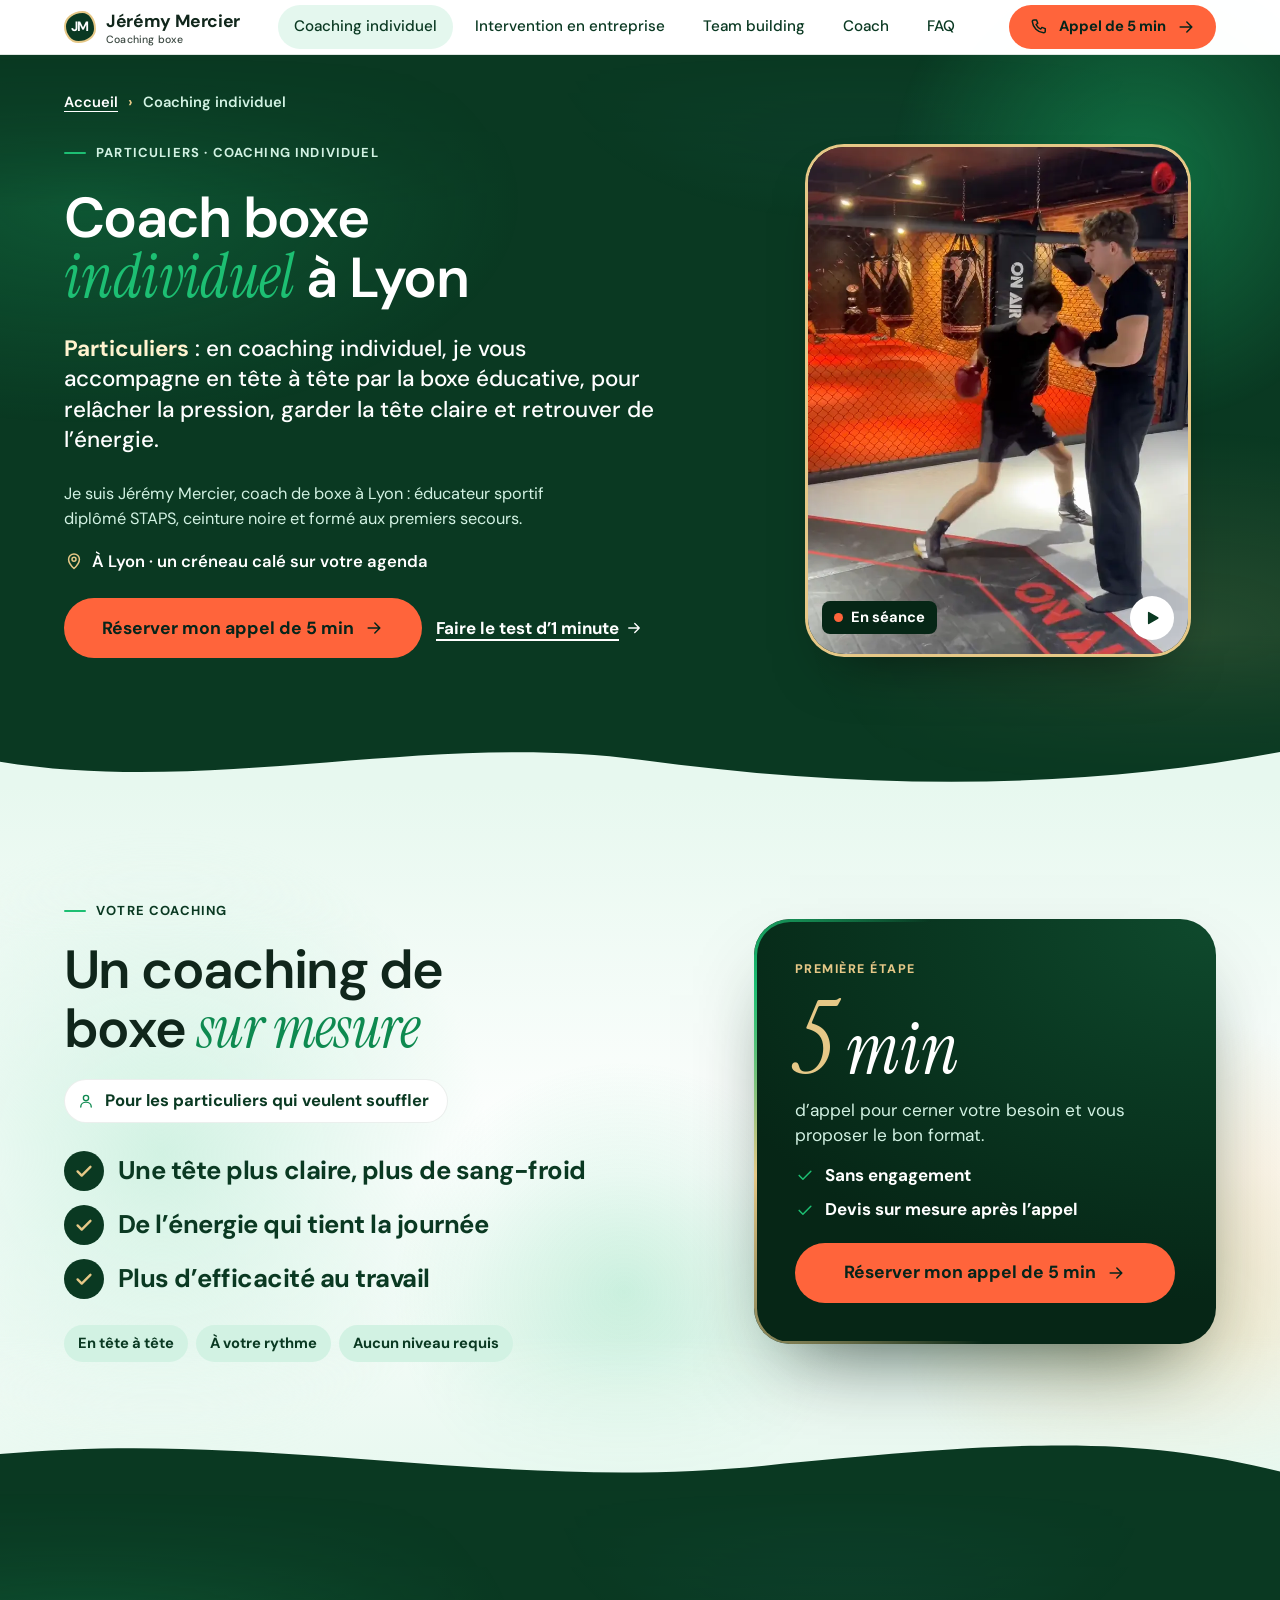
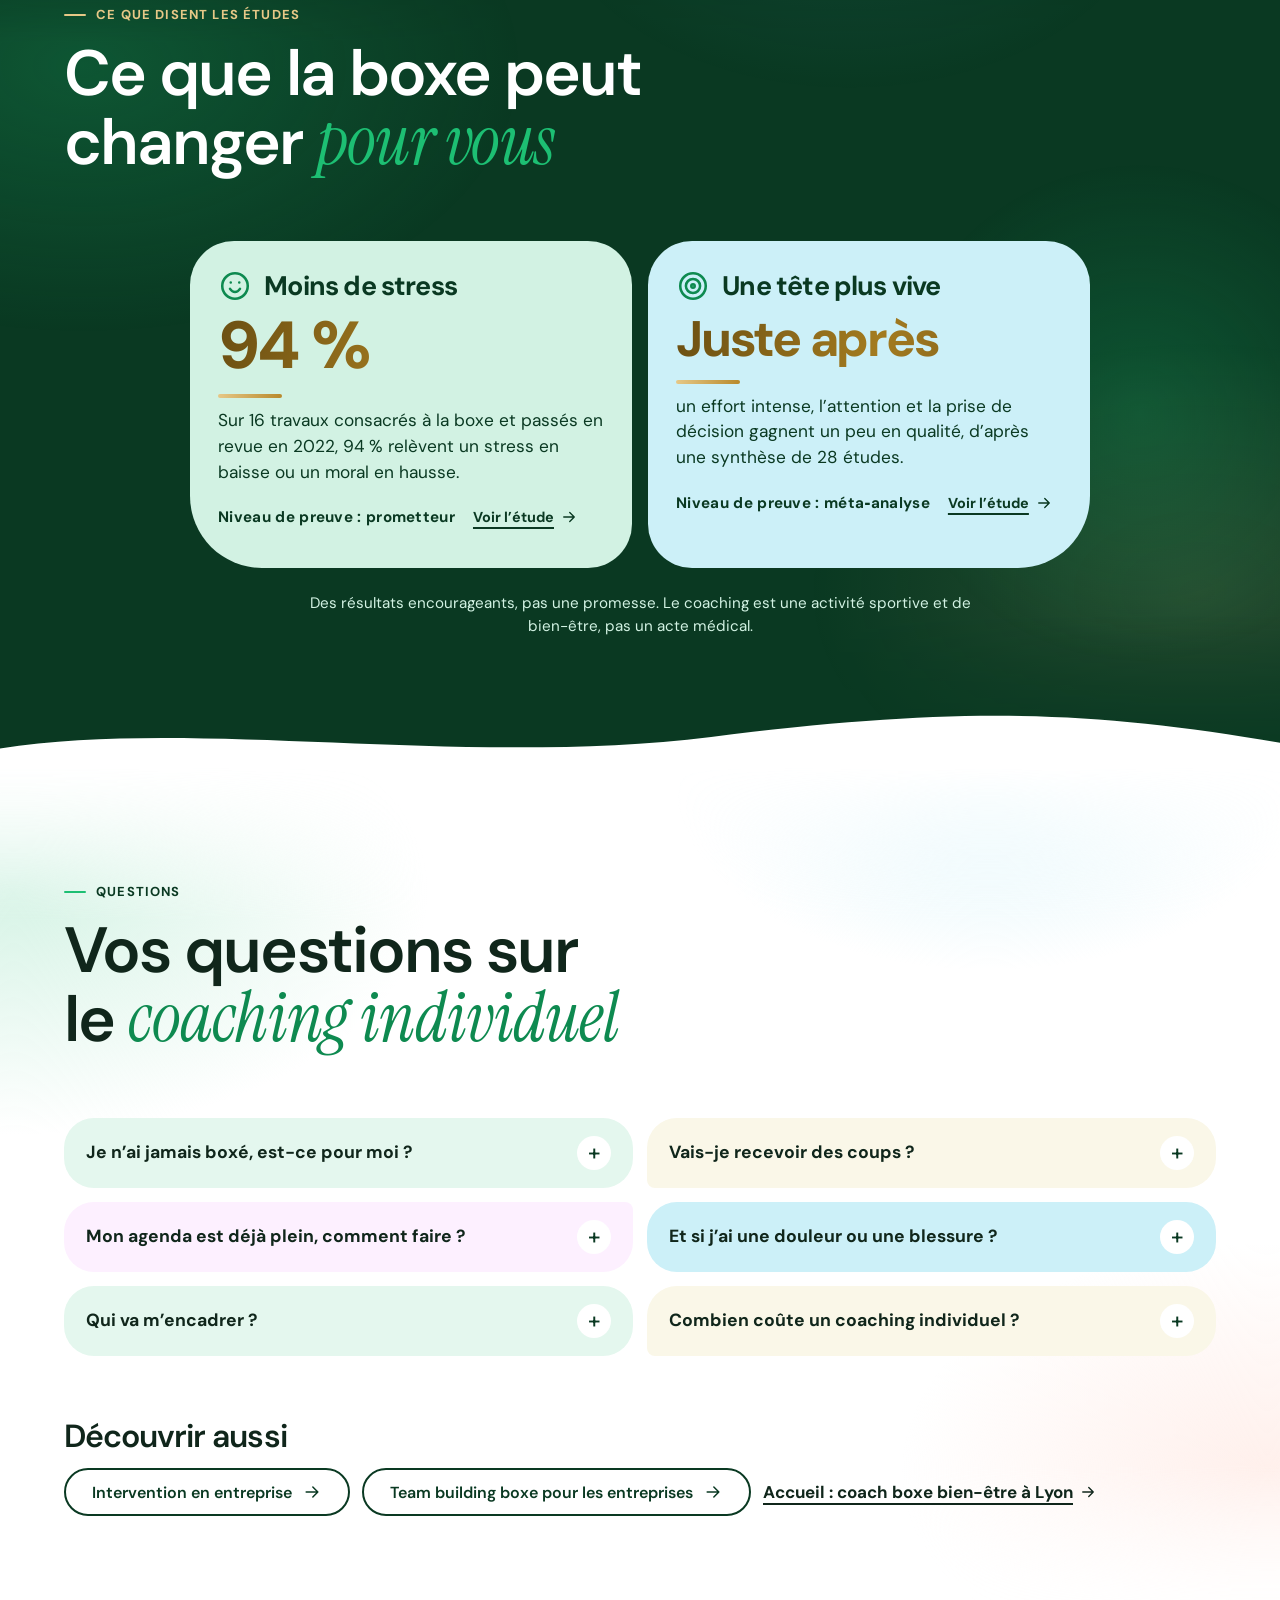
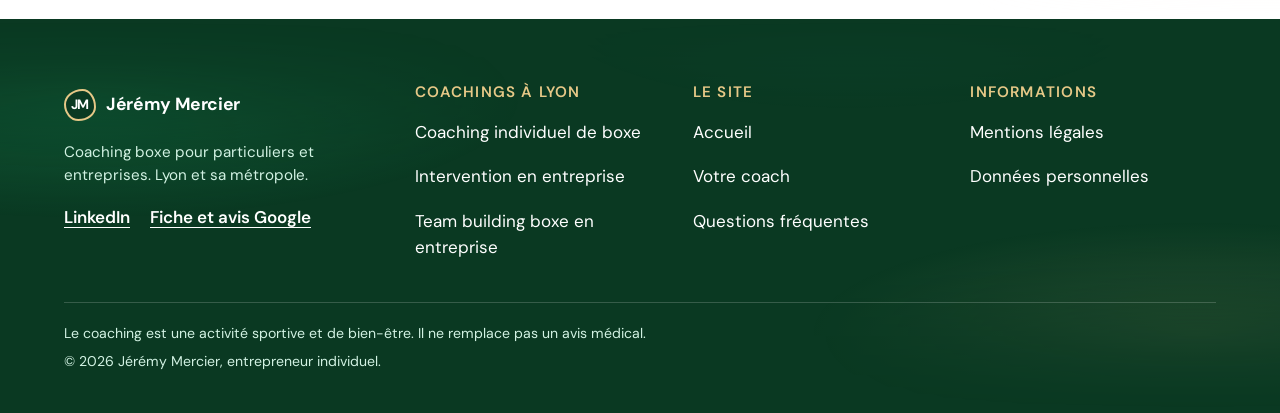
<file: coaching-individuel-boxe-lyon/index.html>
<!doctype html>
<html lang="fr"><head><meta charset="utf-8"><meta name="viewport" content="width=device-width,initial-scale=1,viewport-fit=cover">
<title>Coach boxe individuel à Lyon pour les particuliers</title>
<meta name="description" content="Coach boxe individuel à Lyon : Jérémy Mercier accompagne les particuliers en tête à tête. Réservez un appel de 5 min.">
<link rel="preload" href="/media/fonts/dm-sans.woff2" as="font" type="font/woff2" crossorigin>
<link rel="preload" href="/media/fonts/instrument-serif-italic.woff2" as="font" type="font/woff2" crossorigin>
<link rel="stylesheet" href="/media/site.css?v=36">
<script>document.documentElement.classList.add('js')</script>
<script src="/media/site.js?v=36" defer></script>
<link rel="dns-prefetch" href="https://calendly.com">
<link rel="preload" as="image" href="/media/individuel.webp" fetchpriority="high">
<link rel="canonical" href="https://jeremy-mercier.fr/coaching-individuel-boxe-lyon/">
<link rel="icon" href="/favicon.ico?v=2" sizes="any">
<link rel="icon" type="image/png" sizes="48x48" href="/favicon-48x48.png?v=2">
<link rel="icon" type="image/png" sizes="192x192" href="/favicon-192x192.png?v=2">
<link rel="apple-touch-icon" href="/apple-touch-icon.png?v=2">
<meta property="og:type" content="website">
<meta property="og:locale" content="fr_FR">
<meta property="og:site_name" content="Jérémy Mercier, coach de boxe à Lyon">
<meta property="og:url" content="https://jeremy-mercier.fr/coaching-individuel-boxe-lyon/">
<meta property="og:title" content="Coach boxe individuel à Lyon | Jérémy Mercier">
<meta property="og:description" content="Coaching de boxe en tête à tête pour les particuliers, à Lyon. Réservez un appel de 5 minutes.">
<meta property="og:image" content="https://jeremy-mercier.fr/media/og-image.jpg?v=2">
<meta property="og:image:width" content="1200">
<meta property="og:image:height" content="630">
<meta property="og:image:alt" content="Jérémy Mercier, coach de boxe bien-être à Lyon">
<meta name="twitter:card" content="summary_large_image">
<meta name="twitter:image" content="https://jeremy-mercier.fr/media/og-image.jpg?v=2">
<meta name="twitter:title" content="Coach boxe individuel à Lyon | Jérémy Mercier">
<meta name="twitter:description" content="Coaching de boxe en tête à tête pour les particuliers, à Lyon.">
<meta name="theme-color" content="#0a3922">
<!-- Donnees structurees (schema.org). FAQPage = texte exact des questions visibles : a mettre a jour si la FAQ change. -->
<script type="application/ld+json">
{
 "@context": "https://schema.org",
 "@graph": [
  {
   "@type": "WebPage",
   "@id": "https://jeremy-mercier.fr/coaching-individuel-boxe-lyon/#webpage",
   "url": "https://jeremy-mercier.fr/coaching-individuel-boxe-lyon/",
   "name": "Coach boxe individuel à Lyon | Jérémy Mercier",
   "description": "Coaching de boxe en tête à tête pour les particuliers, à Lyon. Réservez un appel de 5 minutes.",
   "inLanguage": "fr-FR",
   "isPartOf": {
    "@id": "https://jeremy-mercier.fr/#website"
   },
   "breadcrumb": {
    "@id": "https://jeremy-mercier.fr/coaching-individuel-boxe-lyon/#breadcrumb"
   },
   "about": {
    "@id": "https://jeremy-mercier.fr/coaching-individuel-boxe-lyon/#service"
   },
   "primaryImageOfPage": {
    "@type": "ImageObject",
    "url": "https://jeremy-mercier.fr/media/og-image.jpg",
    "width": 1200,
    "height": 630
   }
  },
  {
   "@type": "BreadcrumbList",
   "@id": "https://jeremy-mercier.fr/coaching-individuel-boxe-lyon/#breadcrumb",
   "itemListElement": [
    {
     "@type": "ListItem",
     "position": 1,
     "name": "Accueil",
     "item": "https://jeremy-mercier.fr/"
    },
    {
     "@type": "ListItem",
     "position": 2,
     "name": "Coaching individuel",
     "item": "https://jeremy-mercier.fr/coaching-individuel-boxe-lyon/"
    }
   ]
  },
  {
   "@type": "Service",
   "@id": "https://jeremy-mercier.fr/coaching-individuel-boxe-lyon/#service",
   "name": "Coaching individuel de boxe à Lyon",
   "serviceType": "Coaching de boxe individuel",
   "description": "Coaching de boxe en tête à tête pour les particuliers, à Lyon : relâcher la pression, garder la tête claire et retrouver de l’énergie. Sur devis.",
   "url": "https://jeremy-mercier.fr/coaching-individuel-boxe-lyon/",
   "provider": {
    "@id": "https://jeremy-mercier.fr/#business"
   },
   "areaServed": [
    {
     "@type": "City",
     "name": "Lyon"
    },
    {
     "@type": "City",
     "name": "Caluire-et-Cuire"
    },
    {
     "@type": "City",
     "name": "Villeurbanne"
    },
    {
     "@type": "AdministrativeArea",
     "name": "Métropole de Lyon"
    }
   ],
   "audience": {
    "@type": "Audience",
    "audienceType": "particuliers"
   }
  },
  {
   "@type": "ProfessionalService",
   "@id": "https://jeremy-mercier.fr/#business",
   "name": "Jérémy Mercier, coach de boxe bien-être",
   "url": "https://jeremy-mercier.fr/",
   "sameAs": [
    "https://www.google.com/maps?cid=3707848355843675669",
    "https://www.linkedin.com/in/j%C3%A9r%C3%A9my-mercier-480276442/"
   ],
   "hasMap": "https://www.google.com/maps?cid=3707848355843675669",
   "areaServed": [
    {
     "@type": "City",
     "name": "Lyon"
    },
    {
     "@type": "City",
     "name": "Caluire-et-Cuire"
    },
    {
     "@type": "City",
     "name": "Villeurbanne"
    },
    {
     "@type": "AdministrativeArea",
     "name": "Métropole de Lyon"
    }
   ],
   "knowsAbout": [
    "Boxe",
    "Boxe éducative",
    "Coaching de boxe",
    "Bien-être au travail",
    "Gestion du stress",
    "Cohésion d’équipe",
    "Team building",
    "FitBoxing",
    "Intervention en entreprise"
   ],
   "founder": {
    "@type": "Person",
    "@id": "https://jeremy-mercier.fr/#jeremy",
    "name": "Jérémy Mercier",
    "jobTitle": "Coach de boxe",
    "sameAs": [
     "https://www.linkedin.com/in/j%C3%A9r%C3%A9my-mercier-480276442/"
    ]
   }
  },
  {
   "@type": "FAQPage",
   "@id": "https://jeremy-mercier.fr/coaching-individuel-boxe-lyon/#faq",
   "url": "https://jeremy-mercier.fr/coaching-individuel-boxe-lyon/",
   "mainEntity": [
    {
     "@type": "Question",
     "name": "Je n’ai jamais boxé, est-ce pour moi ?",
     "acceptedAnswer": {
      "@type": "Answer",
      "text": "Oui. Aucun niveau n’est demandé : je vous montre chaque geste, étape par étape, et la séance suit votre forme du jour."
     }
    },
    {
     "@type": "Question",
     "name": "Vais-je recevoir des coups ?",
     "acceptedAnswer": {
      "@type": "Answer",
      "text": "Non, sauf si vous le demandez. Vous frappez dans les pattes d’ours et dans le sac, avec toute l’intensité de la boxe, sans être touché."
     }
    },
    {
     "@type": "Question",
     "name": "Mon agenda est déjà plein, comment faire ?",
     "acceptedAnswer": {
      "@type": "Answer",
      "text": "Le créneau se cale sur votre agenda, et le format aussi. On le choisit ensemble pendant l’appel de 5 minutes."
     }
    },
    {
     "@type": "Question",
     "name": "Et si j’ai une douleur ou une blessure ?",
     "acceptedAnswer": {
      "@type": "Answer",
      "text": "Dites-le-moi : j’adapte les gestes à votre corps. En cas de doute, demandez l’avis de votre médecin. Le coaching reste une activité sportive et de bien-être."
     }
    },
    {
     "@type": "Question",
     "name": "Qui va m’encadrer ?",
     "acceptedAnswer": {
      "@type": "Answer",
      "text": "Moi, Jérémy Mercier. Je suis éducateur sportif avec carte professionnelle, diplômé STAPS, ceinture noire, formé aux premiers secours (PSC1, PSE1) et assuré en responsabilité civile professionnelle."
     }
    },
    {
     "@type": "Question",
     "name": "Combien coûte un coaching individuel ?",
     "acceptedAnswer": {
      "@type": "Answer",
      "text": "Il est construit sur mesure, donc sur devis. Vous le recevez après l’appel, sans engagement."
     }
    }
   ]
  }
 ]
}
</script>
</head><body>
<svg width="0" height="0" style="position:absolute" aria-hidden="true" focusable="false">
  <symbol id="i-smile" viewBox="0 0 24 24"><circle cx="12" cy="12" r="9"/><path d="M8.5 14c1 1.5 2.2 2.2 3.5 2.2s2.5-.7 3.5-2.2M9 9.5h.01M15 9.5h.01"/></symbol>
  <symbol id="i-bolt" viewBox="0 0 24 24"><path d="M13 3L5 13.5h6L10 21l8-10.5h-6z"/></symbol>
  <symbol id="i-trend" viewBox="0 0 24 24"><path d="M3 17l6-6 4 4 8-8M15 7h6v6"/></symbol>
  <symbol id="i-users" viewBox="0 0 24 24"><circle cx="9" cy="8.5" r="3"/><path d="M3 19c0-3.3 2.7-5.5 6-5.5s6 2.2 6 5.5"/><circle cx="17" cy="9.5" r="2.3"/><path d="M17.5 14c2.2.2 3.8 1.9 3.8 4.5"/></symbol>
  <symbol id="i-user" viewBox="0 0 24 24"><circle cx="12" cy="8" r="3.5"/><path d="M5 20c0-3.9 3.1-6.5 7-6.5s7 2.6 7 6.5"/></symbol>
  <symbol id="i-target" viewBox="0 0 24 24"><circle cx="12" cy="12" r="9"/><circle cx="12" cy="12" r="5"/><circle cx="12" cy="12" r="1.2"/></symbol>
  <symbol id="i-medal" viewBox="0 0 24 24"><circle cx="12" cy="14" r="5"/><path d="M8.5 3l3.5 6 3.5-6"/></symbol>
  <symbol id="i-cap" viewBox="0 0 24 24"><path d="M2 9l10-5 10 5-10 5z"/><path d="M6 11.5V16c0 1.5 3 3 6 3s6-1.5 6-3v-4.5"/></symbol>
  <symbol id="i-cross" viewBox="0 0 24 24"><path d="M10 4h4v6h6v4h-6v6h-4v-6H4v-4h6z"/></symbol>
  <symbol id="i-card" viewBox="0 0 24 24"><rect x="3" y="5" width="18" height="14" rx="3"/><circle cx="9" cy="11" r="2"/><path d="M6.5 16c.5-1.6 1.6-2.3 2.5-2.3s2 .7 2.5 2.3M14 10h4M14 13.5h3"/></symbol>
  <symbol id="i-brief" viewBox="0 0 24 24"><rect x="3" y="7" width="18" height="12" rx="2.5"/><path d="M9 7V5.5A1.5 1.5 0 0 1 10.5 4h3A1.5 1.5 0 0 1 15 5.5V7M3 12.5h18"/></symbol>
  <symbol id="i-speak" viewBox="0 0 24 24"><path d="M4 5h16v10H9l-4 4v-4H4z"/></symbol>
  <symbol id="i-trophy" viewBox="0 0 24 24"><path d="M8 4h8v5a4 4 0 0 1-8 0zM8 6H4.5a3 3 0 0 0 3 3.5M16 6h3.5a3 3 0 0 1-3 3.5M12 13v4M8.5 20h7M10 17h4"/></symbol>
  <symbol id="i-arrow" viewBox="0 0 24 24"><path d="M5 12h14M13 6l6 6-6 6"/></symbol>
  <symbol id="i-copy" viewBox="0 0 24 24"><rect x="9" y="9" width="11" height="11" rx="2.5"/><path d="M5 15V6.5A2.5 2.5 0 0 1 7.5 4H15"/></symbol>
  <symbol id="i-check" viewBox="0 0 24 24"><path d="M5 12.5l4.5 4.5L19 7.5"/></symbol>
  <symbol id="i-info" viewBox="0 0 24 24"><circle cx="12" cy="12" r="9"/><path d="M12 11v5M12 8h.01"/></symbol>
  <symbol id="i-mail" viewBox="0 0 24 24"><rect x="3" y="5" width="18" height="14" rx="3"/><path d="M4 7.5l8 6 8-6"/></symbol>
  <symbol id="i-phone" viewBox="0 0 24 24"><path d="M6 3.5h3l1.5 4-2 1.5a11 11 0 0 0 5.5 5.5l1.5-2 4 1.5v3a2 2 0 0 1-2 2A15 15 0 0 1 4 5.5a2 2 0 0 1 2-2z"/></symbol>
  <symbol id="i-glove" viewBox="0 0 24 24"><path d="M6 10.5c0-4 2.5-7 7-7h2c3 0 5 2 5 5v4c0 3.5-2.5 6-6 6h-3c-3 0-5-2-5-5z"/><path d="M6 11c-2 0-3 1-3 2.5S4 16 6 16"/><path d="M9.5 19.5h8V22h-8z"/></symbol>
  <symbol id="i-play" viewBox="0 0 24 24"><path d="M8 5.5v13l11-6.5z" fill="currentColor"/></symbol>
  <symbol id="i-pause" viewBox="0 0 24 24"><path d="M8 5.5v13M16 5.5v13"/></symbol>
  <symbol id="i-shield" viewBox="0 0 24 24"><path d="M12 3l7 3v5.5c0 4.3-3 7.7-7 9.5-4-1.8-7-5.2-7-9.5V6z"/><path d="M9 12l2.2 2.2L15.5 10"/></symbol>
  <symbol id="i-star" viewBox="0 0 24 24"><path d="M12 2l2.3 7.7L22 12l-7.7 2.3L12 22l-2.3-7.7L2 12l7.7-2.3z"/></symbol>
  <symbol id="i-cal" viewBox="0 0 24 24"><rect x="3.5" y="5" width="17" height="15" rx="3"/><path d="M3.5 10h17M8 3v4M16 3v4"/></symbol>
  <symbol id="d-glove" viewBox="0 0 64 64"><g stroke="#0a3922" stroke-width="2.6" stroke-linecap="round" stroke-linejoin="round"><path d="M16 30c0-11 6-18 17-18h6c9 0 15 5 15 14v8c0 9-6 15-15 15H31c-9 0-15-5-15-14z" fill="#ff643b"/><path d="M16 31c-5 0-9 3-9 7s4 7 9 7" fill="#ff643b"/><rect x="27" y="49" width="23" height="9" rx="2.5" fill="#e6c887"/><path d="M36 19c5 0 9 1 12 5" fill="none" stroke="#fff"/><path d="M32 33h14" fill="none"/></g></symbol>
  <symbol id="d-lotus" viewBox="0 0 64 64"><g stroke="#0a3922" stroke-width="2.6" stroke-linecap="round" stroke-linejoin="round"><path d="M32 10c7 8 9 17 0 30-9-13-7-22 0-30z" fill="#fff"/><path d="M31 40C20 40 11 34 7 24c11-1 20 3 24 16z" fill="#d2f2e3"/><path d="M33 40c11 0 20-6 24-16-11-1-20 3-24 16z" fill="#d2f2e3"/><path d="M10 47c6 6 14 9 22 9s16-3 22-9" fill="none"/></g></symbol>
  <symbol id="d-bolt" viewBox="0 0 64 64"><g stroke="#0a3922" stroke-width="2.6" stroke-linecap="round" stroke-linejoin="round"><path d="M37 5L13 37h15l-5 22 28-35H36z" fill="#e6c887"/><path d="M50 10l3-3M54 18l5-1M12 18L8 15" fill="none"/></g></symbol>
  <symbol id="d-people" viewBox="0 0 64 64"><g stroke="#0a3922" stroke-width="2.6" stroke-linecap="round" stroke-linejoin="round"><circle cx="16" cy="25" r="6" fill="#fff"/><circle cx="32" cy="17" r="6.5" fill="#fff"/><circle cx="48" cy="25" r="6" fill="#fff"/><path d="M5 50c0-9 5-15 11-15s11 6 11 15z" fill="#5fd4ef"/><path d="M21 52c0-10 5-17 11-17s11 7 11 17z" fill="#ff643b"/><path d="M37 50c0-9 5-15 11-15s11 6 11 15z" fill="#e6c887"/></g></symbol>
  <symbol id="d-office" viewBox="0 0 64 64"><g stroke="#0a3922" stroke-width="2.6" stroke-linecap="round" stroke-linejoin="round"><path d="M14 57V12a3 3 0 0 1 3-3h20a3 3 0 0 1 3 3v45z" fill="#5fd4ef"/><path d="M40 57V25h9a3 3 0 0 1 3 3v29z" fill="#e6c887"/><path d="M20 17h4M30 17h4M20 25h4M30 25h4M20 33h4M30 33h4M20 41h4M30 41h4M44 33h4M44 41h4" fill="none"/><path d="M23 57v-8h8v8" fill="#fff"/><path d="M8 57h50" fill="none"/></g></symbol>
  <symbol id="i-sun" viewBox="0 0 24 24"><circle cx="12" cy="12" r="4"/><path d="M12 2v2M12 20v2M2 12h2M20 12h2M4.9 4.9l1.4 1.4M17.7 17.7l1.4 1.4M4.9 19.1l1.4-1.4M17.7 6.3l1.4-1.4"/></symbol>
  <symbol id="i-moon" viewBox="0 0 24 24"><path d="M20 14.5A8 8 0 0 1 9.5 4a8 8 0 1 0 10.5 10.5z"/></symbol>
  <symbol id="i-pin" viewBox="0 0 24 24"><path d="M12 21s-6.5-5.6-6.5-11a6.5 6.5 0 0 1 13 0c0 5.4-6.5 11-6.5 11z"/><circle cx="12" cy="10" r="2.4"/></symbol>
  <symbol id="i-plus" viewBox="0 0 24 24"><path d="M12 5v14M5 12h14"/></symbol>
  <symbol id="i-minus" viewBox="0 0 24 24"><path d="M5 12h14"/></symbol>
</svg>
<a class="skip" href="#contenu">Aller au contenu</a>

<header>
  <div class="wrap nav">
    <a class="brand" href="/" aria-label="Jérémy Mercier, coach de boxe à Lyon : accueil">
      <span class="brand-mark" aria-hidden="true">JM</span>
      <span>Jérémy Mercier<small>Coaching boxe</small></span>
    </a>
    <nav aria-label="Navigation principale">
      <ul>
        <li><a href="/coaching-individuel-boxe-lyon/" aria-current="page">Coaching individuel</a></li>
        <li><a href="/intervention-entreprise-boxe-lyon/">Intervention en entreprise</a></li>
        <li><a href="/team-building-boxe-lyon/">Team building</a></li>
        <li class="nav-sec"><a href="/#qui">Coach</a></li>
        <li class="nav-sec"><a href="#faq">FAQ</a></li>
      </ul>
    </nav>
    <a class="btn btn-primary btn-sm btn-call" href="/#rdv"><svg class="ic ph" aria-hidden="true"><use href="#i-phone"/></svg>Appel de 5&nbsp;min <svg class="ic" aria-hidden="true"><use href="#i-arrow"/></svg></a>
  </div>
  <div class="prog" id="prog" aria-hidden="true"></div>
</header>

<main id="contenu">

<section class="band dark sub-hero">
  <div class="orb o1" aria-hidden="true"></div>
  <div class="wrap">
    <nav class="crumbs" aria-label="Fil d’Ariane"><ol><li><a href="/">Accueil</a></li><li aria-current="page">Coaching individuel</li></ol></nav>
    <div class="hero">
      <div class="hero-left">
        <span class="eyebrow">Particuliers · Coaching individuel</span>
        <h1>Coach boxe <span class="serif">individuel</span> à Lyon</h1>
        <p class="hero-lead"><b>Particuliers</b>&nbsp;: en coaching individuel, je vous accompagne en tête à tête par la boxe éducative, pour relâcher la pression, garder la tête claire et retrouver de l’énergie.</p>
        <p class="lead">Je suis Jérémy Mercier, coach de boxe à Lyon&nbsp;: éducateur sportif diplômé STAPS, ceinture noire et formé aux premiers secours.</p>
        <p class="hero-where flat"><svg class="ic" aria-hidden="true"><use href="#i-pin"/></svg>À Lyon · un créneau calé sur votre agenda</p>
        <div class="hero-cta">
          <a class="btn btn-primary btn-big" href="/#rdv">Réserver mon appel de 5&nbsp;min <svg class="ic" aria-hidden="true"><use href="#i-arrow"/></svg></a>
          <a class="link-arrow" href="/#quiz">Faire le test d’1&nbsp;minute <svg class="ic" aria-hidden="true"><use href="#i-arrow"/></svg></a>
        </div>
      </div>
      <div class="sub-vis">
        <div class="vid">
          <video muted loop playsinline preload="none" poster="/media/individuel.webp" width="720" height="1280" data-src="/media/individuel-720.mp4" data-sources="/media/individuel-480.mp4 480 801963, /media/individuel-720.mp4 720 1604534, /media/individuel-1080.mp4 1080 4945902" aria-label="Jérémy Mercier, coach de boxe, en séance de coaching individuel sur pattes d’ours"></video>
          <div class="vlabel">
            <span class="tag vtag"><span class="live"></span>En séance</span>
            <button class="vbtn" type="button" data-state="playing" aria-label="Mettre la vidéo en pause"><svg class="ic i-pause" aria-hidden="true"><use href="#i-pause"/></svg><svg class="ic i-play" aria-hidden="true"><use href="#i-play"/></svg></button>
          </div>
        </div>
      </div>
    </div>
  </div>
  <div class="wave to-white pgw-1" aria-hidden="true"><svg viewBox="0 0 1440 60" preserveAspectRatio="none"><path d="M0 34C240 70 480 2 720 32S1200 66 1440 24V60H0z" fill="currentColor"/></svg></div>
</section>

<section class="band light pg pg-1" id="programme">
  <div class="pg-bg" aria-hidden="true"><i></i><i></i><i></i></div>
  <div class="wrap">
    <div class="pg-sell">
      <div class="pg-main" data-reveal>
        <span class="eyebrow">Votre coaching</span>
        <h2>Un coaching de boxe <span class="serif">sur mesure</span></h2>
        <p class="pg-for flat"><svg class="ic" aria-hidden="true"><use href="#i-user"/></svg>Pour les particuliers qui veulent souffler</p>
        <ul class="pg-wins" aria-label="Ce que vous y gagnez">
          <li><span class="pg-ck" aria-hidden="true"><svg class="ic"><use href="#i-check"/></svg></span>Une tête plus claire, plus de sang-froid</li>
          <li><span class="pg-ck" aria-hidden="true"><svg class="ic"><use href="#i-check"/></svg></span>De l’énergie qui tient la journée</li>
          <li><span class="pg-ck" aria-hidden="true"><svg class="ic"><use href="#i-check"/></svg></span>Plus d’efficacité au travail</li>
        </ul>
        <ul class="pg-tags" aria-label="En bref">
          <li>En tête à tête</li>
          <li>À votre rythme</li>
          <li>Aucun niveau requis</li>
        </ul>
      </div>
      <div class="pg-call" data-reveal style="--d:.12s">
        <span class="pg-call-k">Première étape</span>
        <p class="pg-call-big"><span>5</span>&nbsp;min</p>
        <p class="pg-call-t">d’appel pour cerner votre besoin et vous proposer le bon format.</p>
        <ul class="pg-call-list">
          <li><svg class="ic" aria-hidden="true"><use href="#i-check"/></svg>Sans engagement</li>
          <li><svg class="ic" aria-hidden="true"><use href="#i-check"/></svg>Devis sur mesure après l’appel</li>
        </ul>
        <a class="btn btn-primary btn-big pg-call-btn" href="/#rdv">Réserver mon appel de 5&nbsp;min <svg class="ic" aria-hidden="true"><use href="#i-arrow"/></svg></a>
      </div>
    </div>
  </div>
  <div class="wave to-forest" aria-hidden="true"><svg viewBox="0 0 1440 60" preserveAspectRatio="none"><path d="M0 22C300 -4 560 62 860 34S1280 4 1440 40V60H0z" fill="currentColor"/></svg></div>
</section>

<section class="band dark" id="pourquoi">
  <div class="orb o1" style="top:30%;opacity:.5" aria-hidden="true"></div>
  <div class="wrap">
    <div class="head" data-reveal>
      <span class="eyebrow gold">Ce que disent les études</span>
      <h2>Ce que la boxe peut changer <span class="serif">pour vous</span></h2>
    </div>
    <div class="fx fx-2">
      <article class="fxc c1" data-reveal>
        <div class="fx-head"><svg class="ic fx-ic" aria-hidden="true"><use href="#i-smile"/></svg><h3>Moins de stress</h3></div>
        <p class="fx-n">94&nbsp;%</p>
        <p class="fx-t">Sur 16 travaux consacrés à la boxe et passés en revue en 2022, 94&nbsp;% relèvent un stress en baisse ou un moral en hausse.</p>
        <p class="fx-s"><span class="flat lvl">Niveau de preuve&nbsp;: prometteur</span><a class="link-arrow study" href="/#etude-1">Voir l’étude <svg class="ic" aria-hidden="true"><use href="#i-arrow"/></svg></a></p>
      </article>
      <article class="fxc c3" data-reveal style="--d:.08s">
        <div class="fx-head"><svg class="ic fx-ic" aria-hidden="true"><use href="#i-target"/></svg><h3>Une tête plus vive</h3></div>
        <p class="fx-n sm">Juste après</p>
        <p class="fx-t">un effort intense, l’attention et la prise de décision gagnent un peu en qualité, d’après une synthèse de 28 études.</p>
        <p class="fx-s"><span class="flat lvl">Niveau de preuve&nbsp;: méta&#8209;analyse</span><a class="link-arrow study" href="/#etude-3">Voir l’étude <svg class="ic" aria-hidden="true"><use href="#i-arrow"/></svg></a></p>
      </article>
    </div>
    <p class="sub-note" data-reveal>Des résultats encourageants, pas une promesse. Le coaching est une activité sportive et de bien-être, pas un acte médical.</p>
  </div>
  <div class="wave to-white" aria-hidden="true"><svg viewBox="0 0 1440 60" preserveAspectRatio="none"><path d="M0 40C220 8 520 60 800 28S1220 0 1440 34V60H0z" fill="currentColor"/></svg></div>
</section>

<section class="band light sub-last" id="faq">
  <div class="wrap">
    <div class="head" data-reveal>
      <span class="eyebrow">Questions</span>
      <h2>Vos questions sur le <span class="serif">coaching individuel</span></h2>
    </div>
    <div class="faq" data-reveal>
      <details class="q">
        <summary>Je n’ai jamais boxé, est-ce pour moi&nbsp;?</summary>
        <div class="ans">Oui. Aucun niveau n’est demandé&nbsp;: je vous montre chaque geste, étape par étape, et la séance suit votre forme du jour.</div>
      </details>
      <details class="q">
        <summary>Vais-je recevoir des coups&nbsp;?</summary>
        <div class="ans">Non, sauf si vous le demandez. Vous frappez dans les pattes d’ours et dans le sac, avec toute l’intensité de la boxe, sans être touché.</div>
      </details>
      <details class="q">
        <summary>Mon agenda est déjà plein, comment faire&nbsp;?</summary>
        <div class="ans">Le créneau se cale sur votre agenda, et le format aussi. On le choisit ensemble pendant l’appel de 5&nbsp;minutes.</div>
      </details>
      <details class="q">
        <summary>Et si j’ai une douleur ou une blessure&nbsp;?</summary>
        <div class="ans">Dites-le-moi&nbsp;: j’adapte les gestes à votre corps. En cas de doute, demandez l’avis de votre médecin. Le coaching reste une activité sportive et de bien-être.</div>
      </details>
      <details class="q">
        <summary>Qui va m’encadrer&nbsp;?</summary>
        <div class="ans">Moi, Jérémy Mercier. Je suis éducateur sportif avec carte professionnelle, diplômé STAPS, ceinture noire, formé aux premiers secours (PSC1, PSE1) et assuré en responsabilité civile professionnelle.</div>
      </details>
      <details class="q">
        <summary>Combien coûte un coaching individuel&nbsp;?</summary>
        <div class="ans">Il est construit sur mesure, donc sur devis. Vous le recevez après l’appel, sans engagement.</div>
      </details>
    </div>
    <div class="rel" data-reveal>
      <h2 class="rel-h">Découvrir aussi</h2>
      <div class="btn-row">
        <a class="btn btn-secondary" href="/intervention-entreprise-boxe-lyon/">Intervention en entreprise <svg class="ic" aria-hidden="true"><use href="#i-arrow"/></svg></a>
        <a class="btn btn-secondary" href="/team-building-boxe-lyon/">Team building boxe pour les entreprises <svg class="ic" aria-hidden="true"><use href="#i-arrow"/></svg></a>
        <a class="link-arrow" href="/">Accueil&nbsp;: coach boxe bien-être à Lyon <svg class="ic" aria-hidden="true"><use href="#i-arrow"/></svg></a>
      </div>
    </div>
  </div>
</section>

</main>
<footer>
  <div class="wrap">
    <div class="foot">
      <div>
        <a class="brand" href="/" style="color:#fff"><span class="brand-mark" aria-hidden="true">JM</span><span>Jérémy Mercier</span></a>
        <p style="margin-top:14px">Coaching boxe pour particuliers et entreprises. Lyon et sa métropole.</p>
        <ul class="foot-social">
          <li><a href="https://www.linkedin.com/in/j%C3%A9r%C3%A9my-mercier-480276442/" target="_blank" rel="me noopener">LinkedIn</a></li>
          <li><a href="https://www.google.com/maps?cid=3707848355843675669" target="_blank" rel="noopener">Fiche et avis Google</a></li>
        </ul>
      </div>
      <div>
        <h3>Coachings à Lyon</h3>
        <ul>
          <li><a href="/coaching-individuel-boxe-lyon/">Coaching individuel de boxe</a></li>
          <li><a href="/intervention-entreprise-boxe-lyon/">Intervention en entreprise</a></li>
          <li><a href="/team-building-boxe-lyon/">Team building boxe en entreprise</a></li>
        </ul>
      </div>
      <div>
        <h3>Le site</h3>
        <ul>
          <li><a href="/">Accueil</a></li>
          <li><a href="/#qui">Votre coach</a></li>
          <li><a href="/#faq">Questions fréquentes</a></li>
        </ul>
      </div>
      <div>
        <h3>Informations</h3>
        <ul>
          <li><a href="/#mentions">Mentions légales</a></li>
          <li><a href="/#confidentialite">Données personnelles</a></li>
        </ul>
      </div>
    </div>
    <div class="fine">
      <span>Le coaching est une activité sportive et de bien-être. Il ne remplace pas un avis médical.</span>
      <span>© 2026 Jérémy Mercier, entrepreneur individuel.</span>
    </div>
  </div>
</footer>
</body></html>
</file>
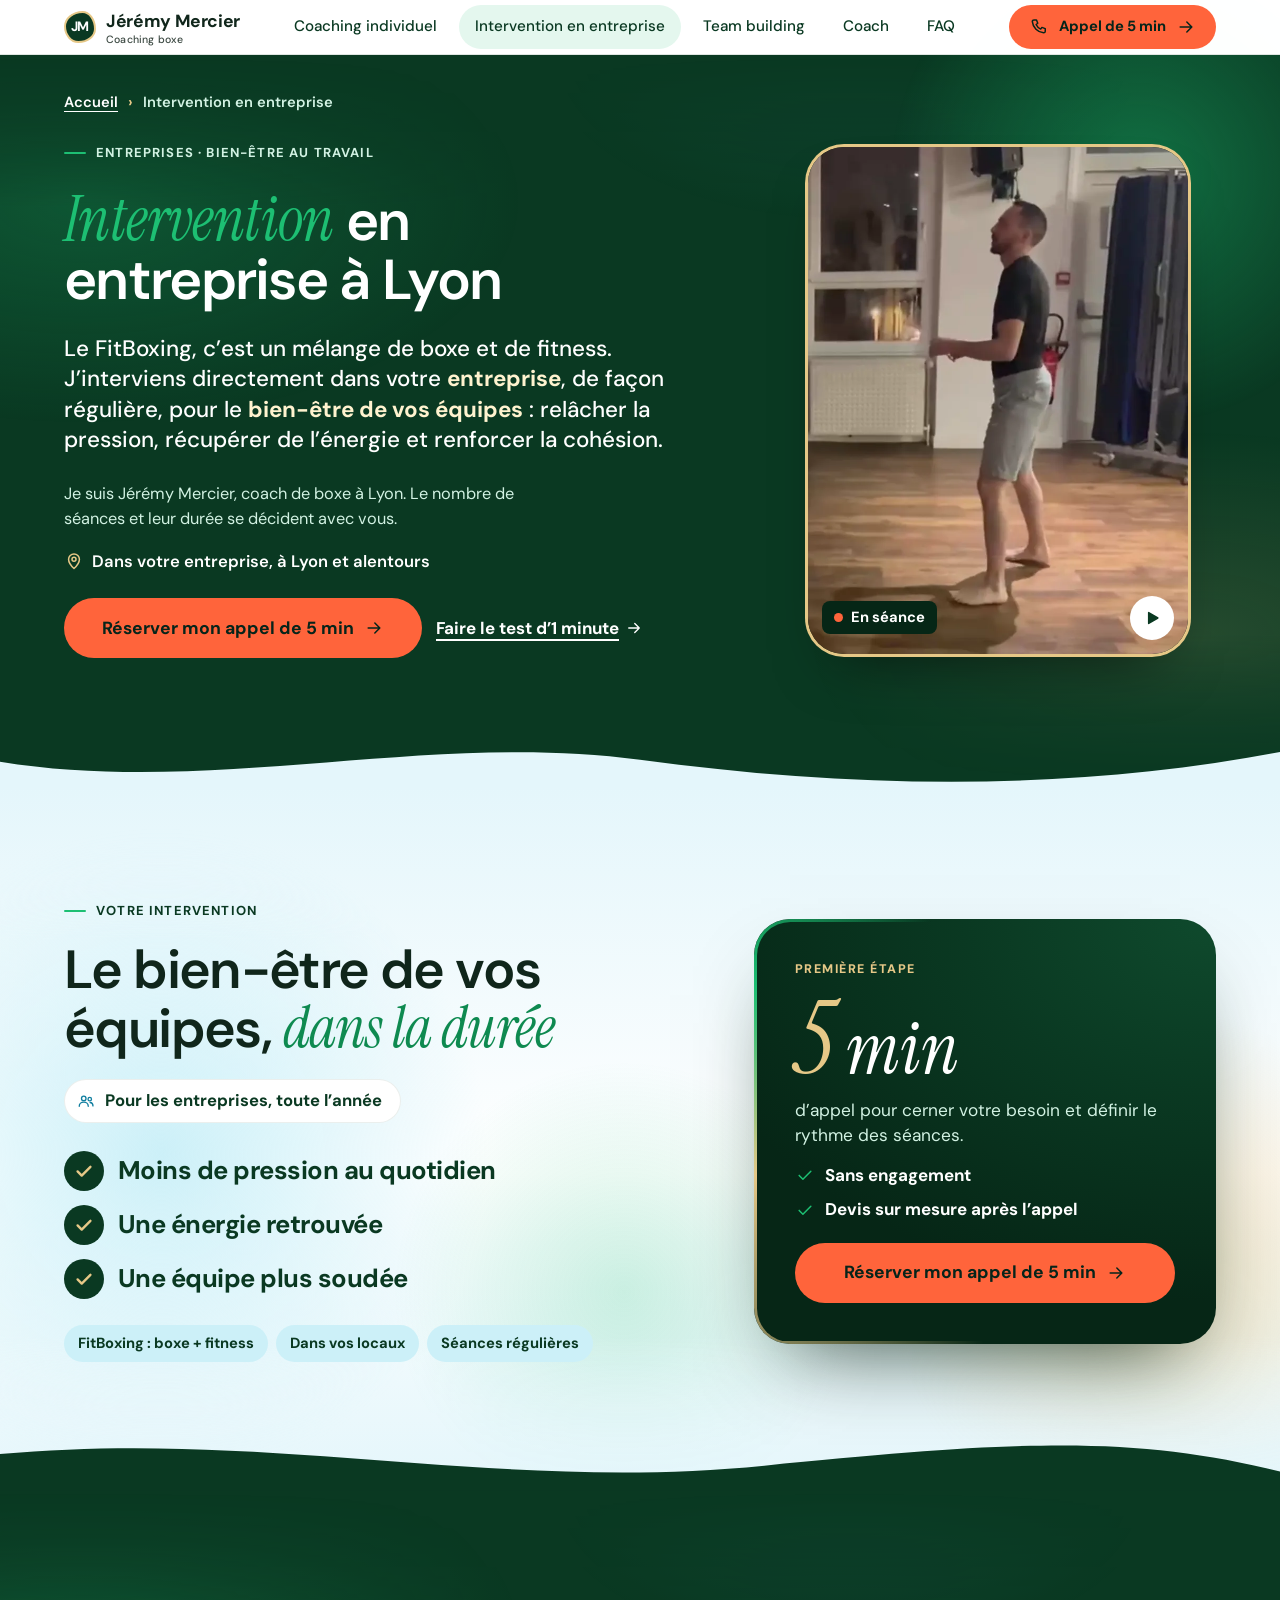
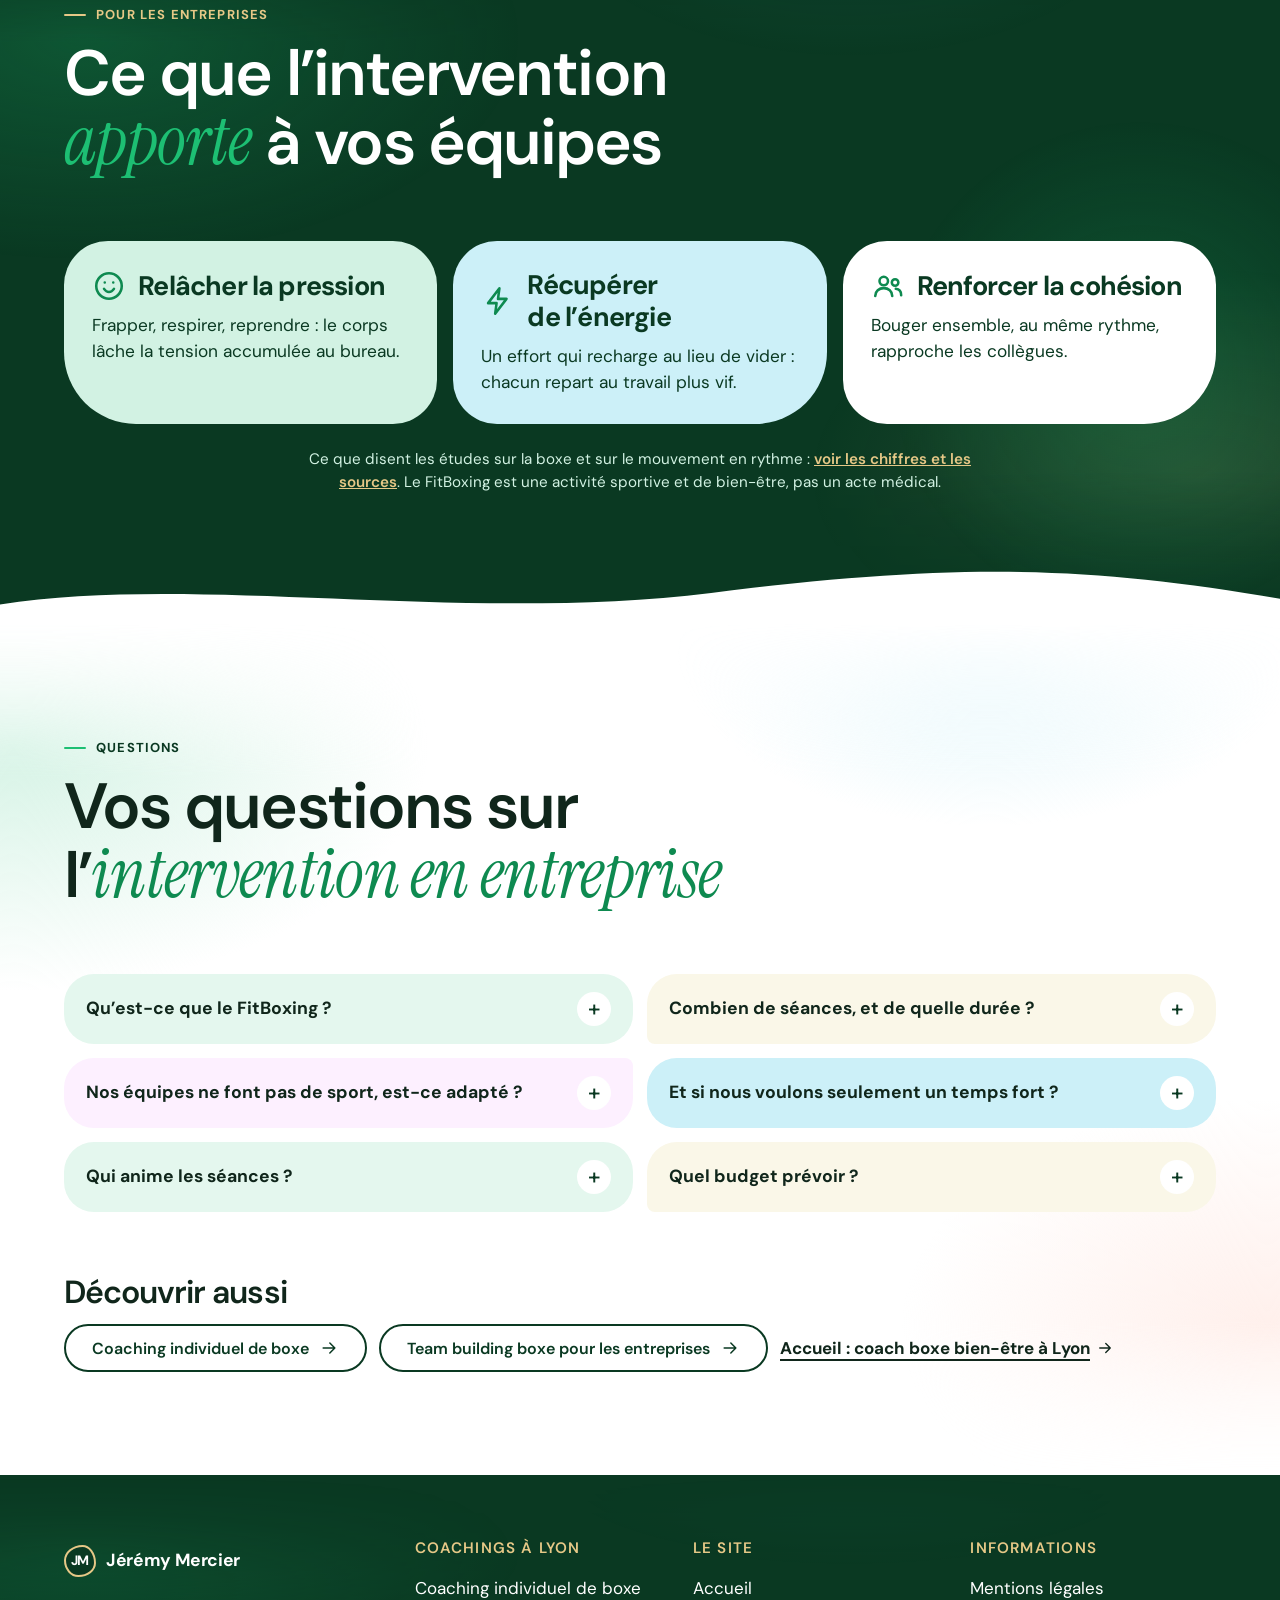
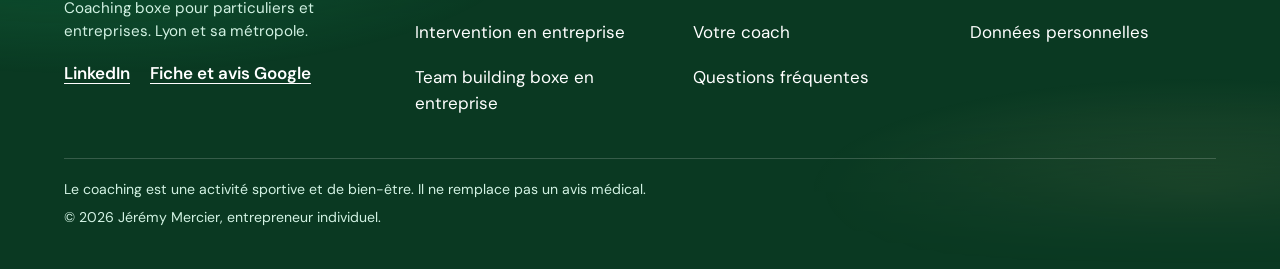
<file: intervention-entreprise-boxe-lyon/index.html>
<!doctype html>
<html lang="fr"><head><meta charset="utf-8"><meta name="viewport" content="width=device-width,initial-scale=1,viewport-fit=cover">
<title>Intervention en entreprise à Lyon | Jérémy Mercier</title>
<meta name="description" content="Intervention en entreprise à Lyon : du FitBoxing, mélange de boxe et de fitness, pour le bien-être de vos équipes, de façon régulière. Appel de 5 min.">
<link rel="preload" href="/media/fonts/dm-sans.woff2" as="font" type="font/woff2" crossorigin>
<link rel="preload" href="/media/fonts/instrument-serif-italic.woff2" as="font" type="font/woff2" crossorigin>
<link rel="stylesheet" href="/media/site.css?v=36">
<script>document.documentElement.classList.add('js')</script>
<script src="/media/site.js?v=36" defer></script>
<link rel="dns-prefetch" href="https://calendly.com">
<link rel="canonical" href="https://jeremy-mercier.fr/intervention-entreprise-boxe-lyon/">
<link rel="icon" href="/favicon.ico?v=2" sizes="any">
<link rel="icon" type="image/png" sizes="48x48" href="/favicon-48x48.png?v=2">
<link rel="icon" type="image/png" sizes="192x192" href="/favicon-192x192.png?v=2">
<link rel="apple-touch-icon" href="/apple-touch-icon.png?v=2">
<meta property="og:type" content="website">
<meta property="og:locale" content="fr_FR">
<meta property="og:site_name" content="Jérémy Mercier, coach de boxe à Lyon">
<meta property="og:url" content="https://jeremy-mercier.fr/intervention-entreprise-boxe-lyon/">
<meta property="og:title" content="Intervention en entreprise à Lyon | Jérémy Mercier">
<meta property="og:description" content="Du FitBoxing, mélange de boxe et de fitness, directement dans votre entreprise et de façon régulière, pour le bien-être de vos équipes à Lyon.">
<meta property="og:image" content="https://jeremy-mercier.fr/media/og-image.jpg?v=2">
<meta property="og:image:width" content="1200">
<meta property="og:image:height" content="630">
<meta property="og:image:alt" content="Jérémy Mercier, coach de boxe bien-être à Lyon">
<meta name="twitter:card" content="summary_large_image">
<meta name="twitter:image" content="https://jeremy-mercier.fr/media/og-image.jpg?v=2">
<meta name="twitter:title" content="Intervention en entreprise à Lyon | Jérémy Mercier">
<meta name="twitter:description" content="Du FitBoxing, mélange de boxe et de fitness, dans votre entreprise et de façon régulière, à Lyon.">
<meta name="theme-color" content="#0a3922">
<!-- Donnees structurees (schema.org). FAQPage = texte exact des questions visibles : a mettre a jour si la FAQ change. -->
<script type="application/ld+json">
{
 "@context": "https://schema.org",
 "@graph": [
  {
   "@type": "WebPage",
   "@id": "https://jeremy-mercier.fr/intervention-entreprise-boxe-lyon/#webpage",
   "url": "https://jeremy-mercier.fr/intervention-entreprise-boxe-lyon/",
   "name": "Intervention en entreprise à Lyon | Jérémy Mercier",
   "description": "Du FitBoxing, mélange de boxe et de fitness, directement dans votre entreprise et de façon régulière, pour le bien-être de vos équipes à Lyon.",
   "inLanguage": "fr-FR",
   "isPartOf": {
    "@id": "https://jeremy-mercier.fr/#website"
   },
   "breadcrumb": {
    "@id": "https://jeremy-mercier.fr/intervention-entreprise-boxe-lyon/#breadcrumb"
   },
   "about": {
    "@id": "https://jeremy-mercier.fr/intervention-entreprise-boxe-lyon/#service"
   },
   "primaryImageOfPage": {
    "@type": "ImageObject",
    "url": "https://jeremy-mercier.fr/media/og-image.jpg",
    "width": 1200,
    "height": 630
   }
  },
  {
   "@type": "BreadcrumbList",
   "@id": "https://jeremy-mercier.fr/intervention-entreprise-boxe-lyon/#breadcrumb",
   "itemListElement": [
    {
     "@type": "ListItem",
     "position": 1,
     "name": "Accueil",
     "item": "https://jeremy-mercier.fr/"
    },
    {
     "@type": "ListItem",
     "position": 2,
     "name": "Intervention en entreprise",
     "item": "https://jeremy-mercier.fr/intervention-entreprise-boxe-lyon/"
    }
   ]
  },
  {
   "@type": "Service",
   "@id": "https://jeremy-mercier.fr/intervention-entreprise-boxe-lyon/#service",
   "name": "Intervention en entreprise à Lyon",
   "serviceType": "Bien-être au travail",
   "description": "FitBoxing, un mélange de boxe et de fitness, directement dans l’entreprise et de façon régulière, pour le bien-être des équipes. Nombre de séances et durée définis avec l’entreprise. Sur devis.",
   "url": "https://jeremy-mercier.fr/intervention-entreprise-boxe-lyon/",
   "provider": {
    "@id": "https://jeremy-mercier.fr/#business"
   },
   "areaServed": [
    {
     "@type": "City",
     "name": "Lyon"
    },
    {
     "@type": "City",
     "name": "Caluire-et-Cuire"
    },
    {
     "@type": "City",
     "name": "Villeurbanne"
    },
    {
     "@type": "AdministrativeArea",
     "name": "Métropole de Lyon"
    }
   ],
   "audience": {
    "@type": "Audience",
    "audienceType": "entreprises"
   }
  },
  {
   "@type": "ProfessionalService",
   "@id": "https://jeremy-mercier.fr/#business",
   "name": "Jérémy Mercier, coach de boxe bien-être",
   "url": "https://jeremy-mercier.fr/",
   "sameAs": [
    "https://www.google.com/maps?cid=3707848355843675669",
    "https://www.linkedin.com/in/j%C3%A9r%C3%A9my-mercier-480276442/"
   ],
   "hasMap": "https://www.google.com/maps?cid=3707848355843675669",
   "areaServed": [
    {
     "@type": "City",
     "name": "Lyon"
    },
    {
     "@type": "City",
     "name": "Caluire-et-Cuire"
    },
    {
     "@type": "City",
     "name": "Villeurbanne"
    },
    {
     "@type": "AdministrativeArea",
     "name": "Métropole de Lyon"
    }
   ],
   "knowsAbout": [
    "Boxe",
    "Boxe éducative",
    "Coaching de boxe",
    "Bien-être au travail",
    "Gestion du stress",
    "Cohésion d’équipe",
    "Team building",
    "FitBoxing",
    "Intervention en entreprise"
   ],
   "founder": {
    "@type": "Person",
    "@id": "https://jeremy-mercier.fr/#jeremy",
    "name": "Jérémy Mercier",
    "jobTitle": "Coach de boxe",
    "sameAs": [
     "https://www.linkedin.com/in/j%C3%A9r%C3%A9my-mercier-480276442/"
    ]
   }
  },
  {
   "@type": "FAQPage",
   "@id": "https://jeremy-mercier.fr/intervention-entreprise-boxe-lyon/#faq",
   "url": "https://jeremy-mercier.fr/intervention-entreprise-boxe-lyon/",
   "mainEntity": [
    {
     "@type": "Question",
     "name": "Qu’est-ce que le FitBoxing ?",
     "acceptedAnswer": {
      "@type": "Answer",
      "text": "Un mélange de boxe et de fitness, accessible à tous. Je montre chaque mouvement avant qu’on le fasse ensemble."
     }
    },
    {
     "@type": "Question",
     "name": "Combien de séances, et de quelle durée ?",
     "acceptedAnswer": {
      "@type": "Answer",
      "text": "C’est vous qui décidez, avec les personnes qui prennent ces décisions dans votre entreprise. On en parle lors de l’appel de 5 minutes."
     }
    },
    {
     "@type": "Question",
     "name": "Nos équipes ne font pas de sport, est-ce adapté ?",
     "acceptedAnswer": {
      "@type": "Answer",
      "text": "Oui. Aucun niveau n’est demandé, et chacun avance à son rythme."
     }
    },
    {
     "@type": "Question",
     "name": "Et si nous voulons seulement un temps fort ?",
     "acceptedAnswer": {
      "@type": "Answer",
      "text": "Dans ce cas, le team building boxe vous conviendra mieux : un moment marquant, partagé par toute l’équipe."
     }
    },
    {
     "@type": "Question",
     "name": "Qui anime les séances ?",
     "acceptedAnswer": {
      "@type": "Answer",
      "text": "Moi, Jérémy Mercier, éducateur sportif titulaire de la carte professionnelle et diplômé STAPS. Je suis formé aux premiers secours et assuré en responsabilité civile professionnelle."
     }
    },
    {
     "@type": "Question",
     "name": "Quel budget prévoir ?",
     "acceptedAnswer": {
      "@type": "Answer",
      "text": "Tout est sur devis, selon le format que nous choisissons ensemble. Vous le recevez après l’appel, sans engagement."
     }
    }
   ]
  }
 ]
}
</script>
</head><body>
<svg width="0" height="0" style="position:absolute" aria-hidden="true" focusable="false">
  <symbol id="i-smile" viewBox="0 0 24 24"><circle cx="12" cy="12" r="9"/><path d="M8.5 14c1 1.5 2.2 2.2 3.5 2.2s2.5-.7 3.5-2.2M9 9.5h.01M15 9.5h.01"/></symbol>
  <symbol id="i-bolt" viewBox="0 0 24 24"><path d="M13 3L5 13.5h6L10 21l8-10.5h-6z"/></symbol>
  <symbol id="i-trend" viewBox="0 0 24 24"><path d="M3 17l6-6 4 4 8-8M15 7h6v6"/></symbol>
  <symbol id="i-users" viewBox="0 0 24 24"><circle cx="9" cy="8.5" r="3"/><path d="M3 19c0-3.3 2.7-5.5 6-5.5s6 2.2 6 5.5"/><circle cx="17" cy="9.5" r="2.3"/><path d="M17.5 14c2.2.2 3.8 1.9 3.8 4.5"/></symbol>
  <symbol id="i-user" viewBox="0 0 24 24"><circle cx="12" cy="8" r="3.5"/><path d="M5 20c0-3.9 3.1-6.5 7-6.5s7 2.6 7 6.5"/></symbol>
  <symbol id="i-target" viewBox="0 0 24 24"><circle cx="12" cy="12" r="9"/><circle cx="12" cy="12" r="5"/><circle cx="12" cy="12" r="1.2"/></symbol>
  <symbol id="i-medal" viewBox="0 0 24 24"><circle cx="12" cy="14" r="5"/><path d="M8.5 3l3.5 6 3.5-6"/></symbol>
  <symbol id="i-cap" viewBox="0 0 24 24"><path d="M2 9l10-5 10 5-10 5z"/><path d="M6 11.5V16c0 1.5 3 3 6 3s6-1.5 6-3v-4.5"/></symbol>
  <symbol id="i-cross" viewBox="0 0 24 24"><path d="M10 4h4v6h6v4h-6v6h-4v-6H4v-4h6z"/></symbol>
  <symbol id="i-card" viewBox="0 0 24 24"><rect x="3" y="5" width="18" height="14" rx="3"/><circle cx="9" cy="11" r="2"/><path d="M6.5 16c.5-1.6 1.6-2.3 2.5-2.3s2 .7 2.5 2.3M14 10h4M14 13.5h3"/></symbol>
  <symbol id="i-brief" viewBox="0 0 24 24"><rect x="3" y="7" width="18" height="12" rx="2.5"/><path d="M9 7V5.5A1.5 1.5 0 0 1 10.5 4h3A1.5 1.5 0 0 1 15 5.5V7M3 12.5h18"/></symbol>
  <symbol id="i-speak" viewBox="0 0 24 24"><path d="M4 5h16v10H9l-4 4v-4H4z"/></symbol>
  <symbol id="i-trophy" viewBox="0 0 24 24"><path d="M8 4h8v5a4 4 0 0 1-8 0zM8 6H4.5a3 3 0 0 0 3 3.5M16 6h3.5a3 3 0 0 1-3 3.5M12 13v4M8.5 20h7M10 17h4"/></symbol>
  <symbol id="i-arrow" viewBox="0 0 24 24"><path d="M5 12h14M13 6l6 6-6 6"/></symbol>
  <symbol id="i-copy" viewBox="0 0 24 24"><rect x="9" y="9" width="11" height="11" rx="2.5"/><path d="M5 15V6.5A2.5 2.5 0 0 1 7.5 4H15"/></symbol>
  <symbol id="i-check" viewBox="0 0 24 24"><path d="M5 12.5l4.5 4.5L19 7.5"/></symbol>
  <symbol id="i-info" viewBox="0 0 24 24"><circle cx="12" cy="12" r="9"/><path d="M12 11v5M12 8h.01"/></symbol>
  <symbol id="i-mail" viewBox="0 0 24 24"><rect x="3" y="5" width="18" height="14" rx="3"/><path d="M4 7.5l8 6 8-6"/></symbol>
  <symbol id="i-phone" viewBox="0 0 24 24"><path d="M6 3.5h3l1.5 4-2 1.5a11 11 0 0 0 5.5 5.5l1.5-2 4 1.5v3a2 2 0 0 1-2 2A15 15 0 0 1 4 5.5a2 2 0 0 1 2-2z"/></symbol>
  <symbol id="i-glove" viewBox="0 0 24 24"><path d="M6 10.5c0-4 2.5-7 7-7h2c3 0 5 2 5 5v4c0 3.5-2.5 6-6 6h-3c-3 0-5-2-5-5z"/><path d="M6 11c-2 0-3 1-3 2.5S4 16 6 16"/><path d="M9.5 19.5h8V22h-8z"/></symbol>
  <symbol id="i-play" viewBox="0 0 24 24"><path d="M8 5.5v13l11-6.5z" fill="currentColor"/></symbol>
  <symbol id="i-pause" viewBox="0 0 24 24"><path d="M8 5.5v13M16 5.5v13"/></symbol>
  <symbol id="i-shield" viewBox="0 0 24 24"><path d="M12 3l7 3v5.5c0 4.3-3 7.7-7 9.5-4-1.8-7-5.2-7-9.5V6z"/><path d="M9 12l2.2 2.2L15.5 10"/></symbol>
  <symbol id="i-star" viewBox="0 0 24 24"><path d="M12 2l2.3 7.7L22 12l-7.7 2.3L12 22l-2.3-7.7L2 12l7.7-2.3z"/></symbol>
  <symbol id="i-cal" viewBox="0 0 24 24"><rect x="3.5" y="5" width="17" height="15" rx="3"/><path d="M3.5 10h17M8 3v4M16 3v4"/></symbol>
  <symbol id="d-glove" viewBox="0 0 64 64"><g stroke="#0a3922" stroke-width="2.6" stroke-linecap="round" stroke-linejoin="round"><path d="M16 30c0-11 6-18 17-18h6c9 0 15 5 15 14v8c0 9-6 15-15 15H31c-9 0-15-5-15-14z" fill="#ff643b"/><path d="M16 31c-5 0-9 3-9 7s4 7 9 7" fill="#ff643b"/><rect x="27" y="49" width="23" height="9" rx="2.5" fill="#e6c887"/><path d="M36 19c5 0 9 1 12 5" fill="none" stroke="#fff"/><path d="M32 33h14" fill="none"/></g></symbol>
  <symbol id="d-lotus" viewBox="0 0 64 64"><g stroke="#0a3922" stroke-width="2.6" stroke-linecap="round" stroke-linejoin="round"><path d="M32 10c7 8 9 17 0 30-9-13-7-22 0-30z" fill="#fff"/><path d="M31 40C20 40 11 34 7 24c11-1 20 3 24 16z" fill="#d2f2e3"/><path d="M33 40c11 0 20-6 24-16-11-1-20 3-24 16z" fill="#d2f2e3"/><path d="M10 47c6 6 14 9 22 9s16-3 22-9" fill="none"/></g></symbol>
  <symbol id="d-bolt" viewBox="0 0 64 64"><g stroke="#0a3922" stroke-width="2.6" stroke-linecap="round" stroke-linejoin="round"><path d="M37 5L13 37h15l-5 22 28-35H36z" fill="#e6c887"/><path d="M50 10l3-3M54 18l5-1M12 18L8 15" fill="none"/></g></symbol>
  <symbol id="d-people" viewBox="0 0 64 64"><g stroke="#0a3922" stroke-width="2.6" stroke-linecap="round" stroke-linejoin="round"><circle cx="16" cy="25" r="6" fill="#fff"/><circle cx="32" cy="17" r="6.5" fill="#fff"/><circle cx="48" cy="25" r="6" fill="#fff"/><path d="M5 50c0-9 5-15 11-15s11 6 11 15z" fill="#5fd4ef"/><path d="M21 52c0-10 5-17 11-17s11 7 11 17z" fill="#ff643b"/><path d="M37 50c0-9 5-15 11-15s11 6 11 15z" fill="#e6c887"/></g></symbol>
  <symbol id="d-office" viewBox="0 0 64 64"><g stroke="#0a3922" stroke-width="2.6" stroke-linecap="round" stroke-linejoin="round"><path d="M14 57V12a3 3 0 0 1 3-3h20a3 3 0 0 1 3 3v45z" fill="#5fd4ef"/><path d="M40 57V25h9a3 3 0 0 1 3 3v29z" fill="#e6c887"/><path d="M20 17h4M30 17h4M20 25h4M30 25h4M20 33h4M30 33h4M20 41h4M30 41h4M44 33h4M44 41h4" fill="none"/><path d="M23 57v-8h8v8" fill="#fff"/><path d="M8 57h50" fill="none"/></g></symbol>
  <symbol id="i-sun" viewBox="0 0 24 24"><circle cx="12" cy="12" r="4"/><path d="M12 2v2M12 20v2M2 12h2M20 12h2M4.9 4.9l1.4 1.4M17.7 17.7l1.4 1.4M4.9 19.1l1.4-1.4M17.7 6.3l1.4-1.4"/></symbol>
  <symbol id="i-moon" viewBox="0 0 24 24"><path d="M20 14.5A8 8 0 0 1 9.5 4a8 8 0 1 0 10.5 10.5z"/></symbol>
  <symbol id="i-pin" viewBox="0 0 24 24"><path d="M12 21s-6.5-5.6-6.5-11a6.5 6.5 0 0 1 13 0c0 5.4-6.5 11-6.5 11z"/><circle cx="12" cy="10" r="2.4"/></symbol>
  <symbol id="i-plus" viewBox="0 0 24 24"><path d="M12 5v14M5 12h14"/></symbol>
  <symbol id="i-minus" viewBox="0 0 24 24"><path d="M5 12h14"/></symbol>
</svg>
<a class="skip" href="#contenu">Aller au contenu</a>

<header>
  <div class="wrap nav">
    <a class="brand" href="/" aria-label="Jérémy Mercier, coach de boxe à Lyon : accueil">
      <span class="brand-mark" aria-hidden="true">JM</span>
      <span>Jérémy Mercier<small>Coaching boxe</small></span>
    </a>
    <nav aria-label="Navigation principale">
      <ul>
        <li><a href="/coaching-individuel-boxe-lyon/">Coaching individuel</a></li>
        <li><a href="/intervention-entreprise-boxe-lyon/" aria-current="page">Intervention en entreprise</a></li>
        <li><a href="/team-building-boxe-lyon/">Team building</a></li>
        <li class="nav-sec"><a href="/#qui">Coach</a></li>
        <li class="nav-sec"><a href="#faq">FAQ</a></li>
      </ul>
    </nav>
    <a class="btn btn-primary btn-sm btn-call" href="/#rdv"><svg class="ic ph" aria-hidden="true"><use href="#i-phone"/></svg>Appel de 5&nbsp;min <svg class="ic" aria-hidden="true"><use href="#i-arrow"/></svg></a>
  </div>
  <div class="prog" id="prog" aria-hidden="true"></div>
</header>

<main id="contenu">

<section class="band dark sub-hero">
  <div class="orb o1" aria-hidden="true"></div>
  <div class="wrap">
    <nav class="crumbs" aria-label="Fil d’Ariane"><ol><li><a href="/">Accueil</a></li><li aria-current="page">Intervention en entreprise</li></ol></nav>
    <div class="hero">
      <div class="hero-left">
        <span class="eyebrow">Entreprises · Bien-être au travail</span>
        <h1><span class="serif">Intervention</span> en entreprise à Lyon</h1>
        <p class="hero-lead">Le FitBoxing, c’est un mélange de boxe et de fitness. J’interviens directement dans votre <b>entreprise</b>, de façon régulière, pour le <b>bien-être de vos équipes</b>&nbsp;: relâcher la pression, récupérer de l’énergie et renforcer la cohésion.</p>
        <p class="lead">Je suis Jérémy Mercier, coach de boxe à Lyon. Le nombre de séances et leur durée se décident avec vous.</p>
        <p class="hero-where flat"><svg class="ic" aria-hidden="true"><use href="#i-pin"/></svg>Dans votre entreprise, à Lyon et alentours</p>
        <div class="hero-cta">
          <a class="btn btn-primary btn-big" href="/#rdv">Réserver mon appel de 5&nbsp;min <svg class="ic" aria-hidden="true"><use href="#i-arrow"/></svg></a>
          <a class="link-arrow" href="/#quiz">Faire le test d’1&nbsp;minute <svg class="ic" aria-hidden="true"><use href="#i-arrow"/></svg></a>
        </div>
      </div>
      <div class="sub-vis">
        <div class="vid">
          <video muted loop playsinline preload="none" poster="/media/entreprise.webp" width="720" height="960" data-src="/media/entreprise-720.mp4" data-sources="/media/entreprise-480.mp4 480 815659, /media/entreprise-720.mp4 720 2075119, /media/entreprise-1080.mp4 1080 5453924" aria-label="Jérémy Mercier en séance de FitBoxing : lancers de médecine-ball, explications au tableau, exercice à la barre"></video>
          <div class="vlabel">
            <span class="tag vtag"><span class="live"></span>En séance</span>
            <button class="vbtn" type="button" data-state="playing" aria-label="Mettre la vidéo en pause"><svg class="ic i-pause" aria-hidden="true"><use href="#i-pause"/></svg><svg class="ic i-play" aria-hidden="true"><use href="#i-play"/></svg></button>
          </div>
        </div>
      </div>
    </div>
  </div>
  <div class="wave to-white pgw-3" aria-hidden="true"><svg viewBox="0 0 1440 60" preserveAspectRatio="none"><path d="M0 34C240 70 480 2 720 32S1200 66 1440 24V60H0z" fill="currentColor"/></svg></div>
</section>

<section class="band light pg pg-3" id="programme">
  <div class="pg-bg" aria-hidden="true"><i></i><i></i><i></i></div>
  <div class="wrap">
    <div class="pg-sell">
      <div class="pg-main" data-reveal>
        <span class="eyebrow">Votre intervention</span>
        <h2>Le bien-être de vos équipes, <span class="serif">dans la durée</span></h2>
        <p class="pg-for flat"><svg class="ic" aria-hidden="true"><use href="#i-users"/></svg>Pour les entreprises, toute l’année</p>
        <ul class="pg-wins" aria-label="Ce que vos équipes y gagnent">
          <li><span class="pg-ck" aria-hidden="true"><svg class="ic"><use href="#i-check"/></svg></span>Moins de pression au quotidien</li>
          <li><span class="pg-ck" aria-hidden="true"><svg class="ic"><use href="#i-check"/></svg></span>Une énergie retrouvée</li>
          <li><span class="pg-ck" aria-hidden="true"><svg class="ic"><use href="#i-check"/></svg></span>Une équipe plus soudée</li>
        </ul>
        <ul class="pg-tags" aria-label="En bref">
          <li>FitBoxing&nbsp;: boxe + fitness</li>
          <li>Dans vos locaux</li>
          <li>Séances régulières</li>
        </ul>
      </div>
      <div class="pg-call" data-reveal style="--d:.12s">
        <span class="pg-call-k">Première étape</span>
        <p class="pg-call-big"><span>5</span>&nbsp;min</p>
        <p class="pg-call-t">d’appel pour cerner votre besoin et définir le rythme des séances.</p>
        <ul class="pg-call-list">
          <li><svg class="ic" aria-hidden="true"><use href="#i-check"/></svg>Sans engagement</li>
          <li><svg class="ic" aria-hidden="true"><use href="#i-check"/></svg>Devis sur mesure après l’appel</li>
        </ul>
        <a class="btn btn-primary btn-big pg-call-btn" href="/#rdv">Réserver mon appel de 5&nbsp;min <svg class="ic" aria-hidden="true"><use href="#i-arrow"/></svg></a>
      </div>
    </div>
  </div>
  <div class="wave to-forest" aria-hidden="true"><svg viewBox="0 0 1440 60" preserveAspectRatio="none"><path d="M0 22C300 -4 560 62 860 34S1280 4 1440 40V60H0z" fill="currentColor"/></svg></div>
</section>

<section class="band dark" id="pourquoi">
  <div class="orb o1" style="top:30%;opacity:.5" aria-hidden="true"></div>
  <div class="wrap">
    <div class="head" data-reveal>
      <span class="eyebrow gold">Pour les entreprises</span>
      <h2>Ce que l’intervention <span class="serif">apporte</span> à vos équipes</h2>
    </div>
    <div class="fx">
      <article class="fxc c1" data-reveal>
        <div class="fx-head"><svg class="ic fx-ic" aria-hidden="true"><use href="#i-smile"/></svg><h3>Relâcher la pression</h3></div>
        <p class="fx-t">Frapper, respirer, reprendre&nbsp;: le corps lâche la tension accumulée au bureau.</p>
      </article>
      <article class="fxc c3" data-reveal style="--d:.08s">
        <div class="fx-head"><svg class="ic fx-ic" aria-hidden="true"><use href="#i-bolt"/></svg><h3>Récupérer de l’énergie</h3></div>
        <p class="fx-t">Un effort qui recharge au lieu de vider&nbsp;: chacun repart au travail plus vif.</p>
      </article>
      <article class="fxc c6" data-reveal style="--d:.16s">
        <div class="fx-head"><svg class="ic fx-ic" aria-hidden="true"><use href="#i-users"/></svg><h3>Renforcer la cohésion</h3></div>
        <p class="fx-t">Bouger ensemble, au même rythme, rapproche les collègues.</p>
      </article>
    </div>
    <p class="sub-note" data-reveal>Ce que disent les études sur la boxe et sur le mouvement en rythme&nbsp;: <a href="/#pourquoi">voir les chiffres et les sources</a>. Le FitBoxing est une activité sportive et de bien-être, pas un acte médical.</p>
  </div>
  <div class="wave to-white" aria-hidden="true"><svg viewBox="0 0 1440 60" preserveAspectRatio="none"><path d="M0 40C220 8 520 60 800 28S1220 0 1440 34V60H0z" fill="currentColor"/></svg></div>
</section>

<section class="band light sub-last" id="faq">
  <div class="wrap">
    <div class="head" data-reveal>
      <span class="eyebrow">Questions</span>
      <h2>Vos questions sur l’<span class="serif">intervention en entreprise</span></h2>
    </div>
    <div class="faq" data-reveal>
      <details class="q">
        <summary>Qu’est-ce que le FitBoxing&nbsp;?</summary>
        <div class="ans">Un mélange de boxe et de fitness, accessible à tous. Je montre chaque mouvement avant qu’on le fasse ensemble.</div>
      </details>
      <details class="q">
        <summary>Combien de séances, et de quelle durée&nbsp;?</summary>
        <div class="ans">C’est vous qui décidez, avec les personnes qui prennent ces décisions dans votre entreprise. On en parle lors de l’appel de 5&nbsp;minutes.</div>
      </details>
      <details class="q">
        <summary>Nos équipes ne font pas de sport, est-ce adapté&nbsp;?</summary>
        <div class="ans">Oui. Aucun niveau n’est demandé, et chacun avance à son rythme.</div>
      </details>
      <details class="q">
        <summary>Et si nous voulons seulement un temps fort&nbsp;?</summary>
        <div class="ans">Dans ce cas, le team building boxe vous conviendra mieux&nbsp;: un moment marquant, partagé par toute l’équipe.</div>
      </details>
      <details class="q">
        <summary>Qui anime les séances&nbsp;?</summary>
        <div class="ans">Moi, Jérémy Mercier, éducateur sportif titulaire de la carte professionnelle et diplômé STAPS. Je suis formé aux premiers secours et assuré en responsabilité civile professionnelle.</div>
      </details>
      <details class="q">
        <summary>Quel budget prévoir&nbsp;?</summary>
        <div class="ans">Tout est sur devis, selon le format que nous choisissons ensemble. Vous le recevez après l’appel, sans engagement.</div>
      </details>
    </div>
    <div class="rel" data-reveal>
      <h2 class="rel-h">Découvrir aussi</h2>
      <div class="btn-row">
        <a class="btn btn-secondary" href="/coaching-individuel-boxe-lyon/">Coaching individuel de boxe <svg class="ic" aria-hidden="true"><use href="#i-arrow"/></svg></a>
        <a class="btn btn-secondary" href="/team-building-boxe-lyon/">Team building boxe pour les entreprises <svg class="ic" aria-hidden="true"><use href="#i-arrow"/></svg></a>
        <a class="link-arrow" href="/">Accueil&nbsp;: coach boxe bien-être à Lyon <svg class="ic" aria-hidden="true"><use href="#i-arrow"/></svg></a>
      </div>
    </div>
  </div>
</section>

</main>
<footer>
  <div class="wrap">
    <div class="foot">
      <div>
        <a class="brand" href="/" style="color:#fff"><span class="brand-mark" aria-hidden="true">JM</span><span>Jérémy Mercier</span></a>
        <p style="margin-top:14px">Coaching boxe pour particuliers et entreprises. Lyon et sa métropole.</p>
        <ul class="foot-social">
          <li><a href="https://www.linkedin.com/in/j%C3%A9r%C3%A9my-mercier-480276442/" target="_blank" rel="me noopener">LinkedIn</a></li>
          <li><a href="https://www.google.com/maps?cid=3707848355843675669" target="_blank" rel="noopener">Fiche et avis Google</a></li>
        </ul>
      </div>
      <div>
        <h3>Coachings à Lyon</h3>
        <ul>
          <li><a href="/coaching-individuel-boxe-lyon/">Coaching individuel de boxe</a></li>
          <li><a href="/intervention-entreprise-boxe-lyon/">Intervention en entreprise</a></li>
          <li><a href="/team-building-boxe-lyon/">Team building boxe en entreprise</a></li>
        </ul>
      </div>
      <div>
        <h3>Le site</h3>
        <ul>
          <li><a href="/">Accueil</a></li>
          <li><a href="/#qui">Votre coach</a></li>
          <li><a href="/#faq">Questions fréquentes</a></li>
        </ul>
      </div>
      <div>
        <h3>Informations</h3>
        <ul>
          <li><a href="/#mentions">Mentions légales</a></li>
          <li><a href="/#confidentialite">Données personnelles</a></li>
        </ul>
      </div>
    </div>
    <div class="fine">
      <span>Le coaching est une activité sportive et de bien-être. Il ne remplace pas un avis médical.</span>
      <span>© 2026 Jérémy Mercier, entrepreneur individuel.</span>
    </div>
  </div>
</footer>
</body></html>
</file>
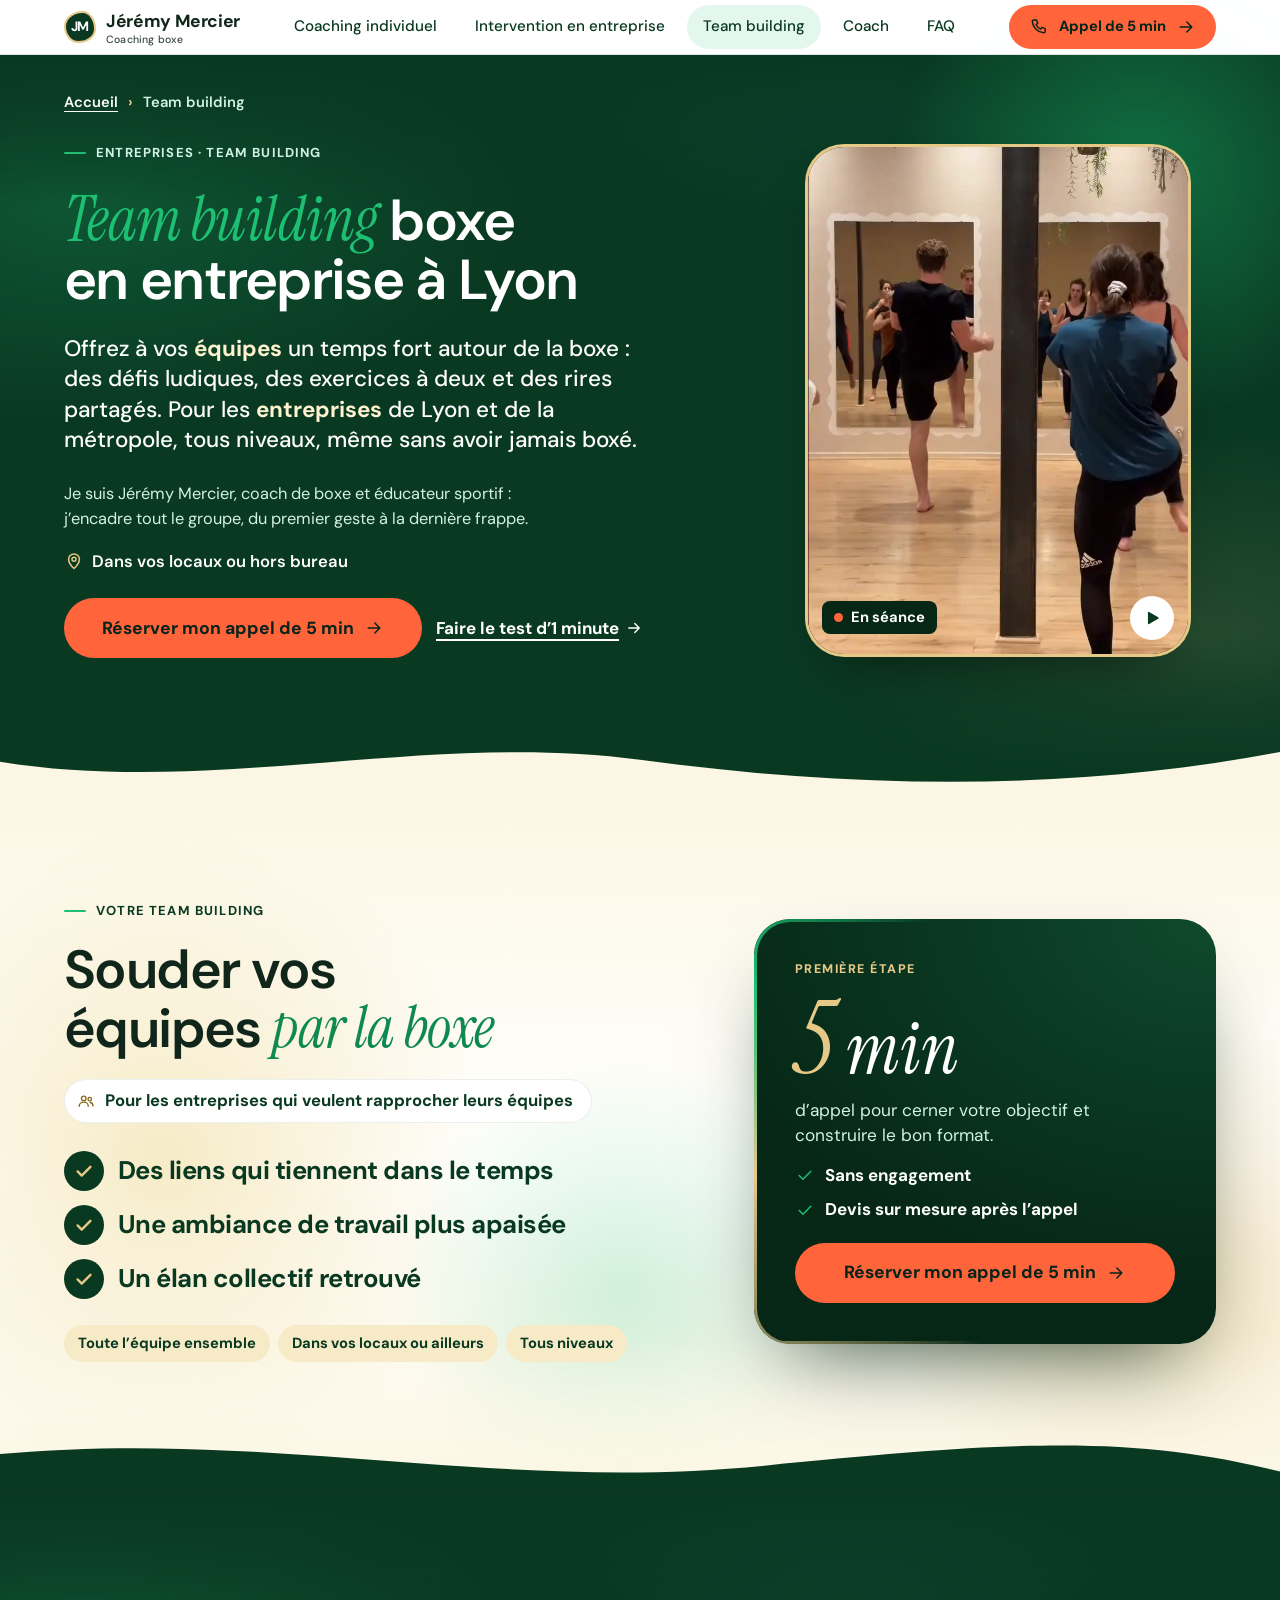
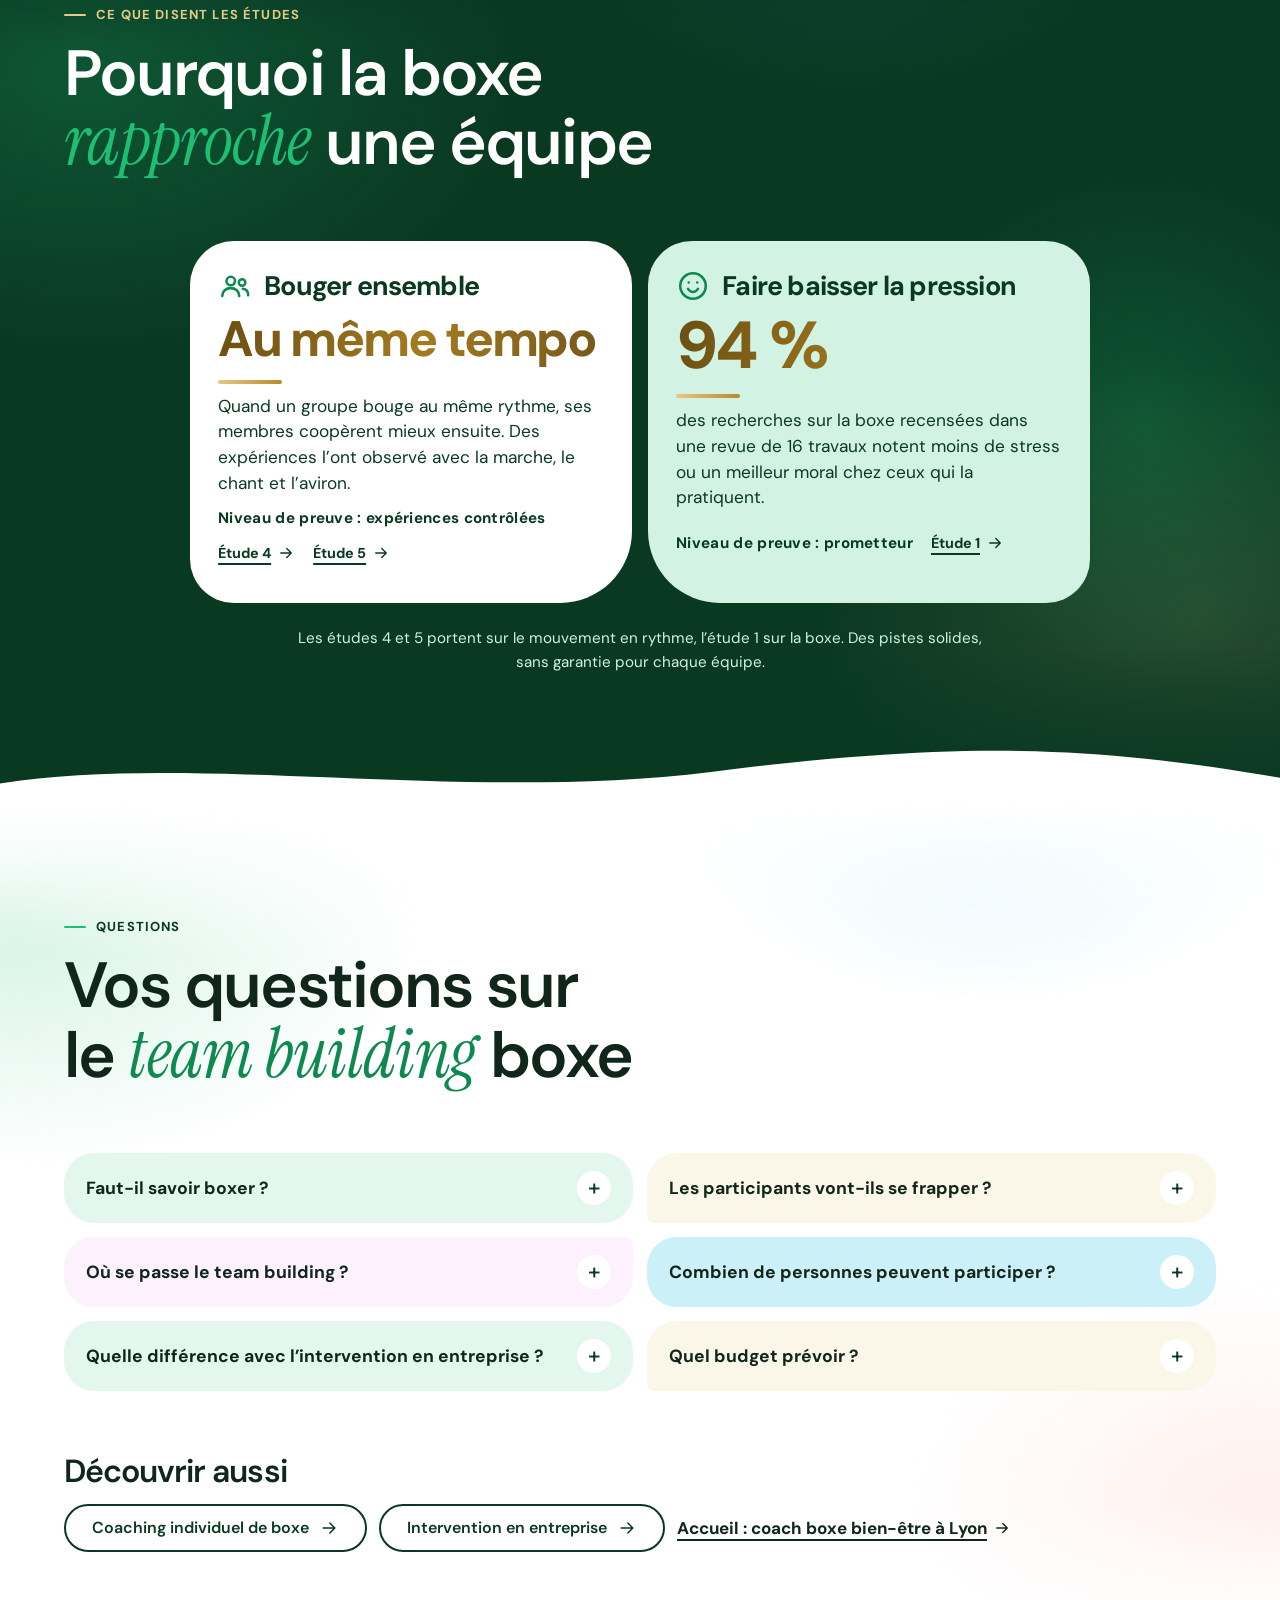
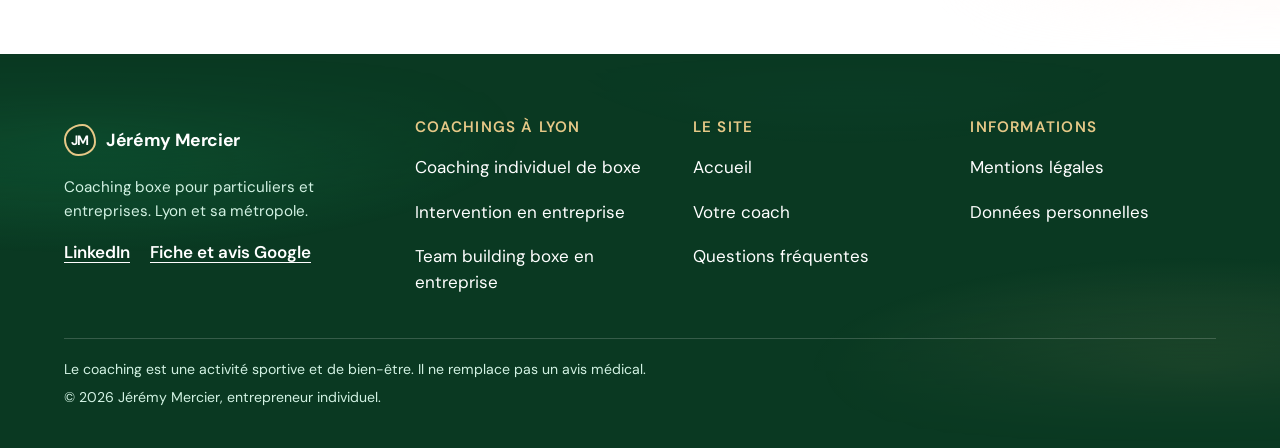
<file: team-building-boxe-lyon/index.html>
<!doctype html>
<html lang="fr"><head><meta charset="utf-8"><meta name="viewport" content="width=device-width,initial-scale=1,viewport-fit=cover">
<title>Team building boxe en entreprise à Lyon | Jérémy Mercier</title>
<meta name="description" content="Team building boxe pour les entreprises à Lyon : défis ludiques et exercices à deux pour souder vos équipes, tous niveaux. Réservez un appel de 5 min.">
<link rel="preload" href="/media/fonts/dm-sans.woff2" as="font" type="font/woff2" crossorigin>
<link rel="preload" href="/media/fonts/instrument-serif-italic.woff2" as="font" type="font/woff2" crossorigin>
<link rel="stylesheet" href="/media/site.css?v=36">
<script>document.documentElement.classList.add('js')</script>
<script src="/media/site.js?v=36" defer></script>
<link rel="dns-prefetch" href="https://calendly.com">
<link rel="preload" as="image" href="/media/collectif.webp" fetchpriority="high">
<link rel="canonical" href="https://jeremy-mercier.fr/team-building-boxe-lyon/">
<link rel="icon" href="/favicon.ico?v=2" sizes="any">
<link rel="icon" type="image/png" sizes="48x48" href="/favicon-48x48.png?v=2">
<link rel="icon" type="image/png" sizes="192x192" href="/favicon-192x192.png?v=2">
<link rel="apple-touch-icon" href="/apple-touch-icon.png?v=2">
<meta property="og:type" content="website">
<meta property="og:locale" content="fr_FR">
<meta property="og:site_name" content="Jérémy Mercier, coach de boxe à Lyon">
<meta property="og:url" content="https://jeremy-mercier.fr/team-building-boxe-lyon/">
<meta property="og:title" content="Team building boxe en entreprise à Lyon | Jérémy Mercier">
<meta property="og:description" content="Un team building autour de la boxe pour souder vos équipes : défis ludiques, exercices à deux, tous niveaux. Dans vos locaux ou hors bureau, à Lyon.">
<meta property="og:image" content="https://jeremy-mercier.fr/media/og-image.jpg?v=2">
<meta property="og:image:width" content="1200">
<meta property="og:image:height" content="630">
<meta property="og:image:alt" content="Jérémy Mercier, coach de boxe bien-être à Lyon">
<meta name="twitter:card" content="summary_large_image">
<meta name="twitter:image" content="https://jeremy-mercier.fr/media/og-image.jpg?v=2">
<meta name="twitter:title" content="Team building boxe en entreprise à Lyon | Jérémy Mercier">
<meta name="twitter:description" content="Un team building autour de la boxe pour souder vos équipes, tous niveaux, à Lyon.">
<meta name="theme-color" content="#0a3922">
<!-- Donnees structurees (schema.org). FAQPage = texte exact des questions visibles : a mettre a jour si la FAQ change. -->
<script type="application/ld+json">
{
 "@context": "https://schema.org",
 "@graph": [
  {
   "@type": "WebPage",
   "@id": "https://jeremy-mercier.fr/team-building-boxe-lyon/#webpage",
   "url": "https://jeremy-mercier.fr/team-building-boxe-lyon/",
   "name": "Team building boxe en entreprise à Lyon | Jérémy Mercier",
   "description": "Un team building autour de la boxe pour souder vos équipes : défis ludiques, exercices à deux, tous niveaux. Dans vos locaux ou hors bureau, à Lyon.",
   "inLanguage": "fr-FR",
   "isPartOf": {
    "@id": "https://jeremy-mercier.fr/#website"
   },
   "breadcrumb": {
    "@id": "https://jeremy-mercier.fr/team-building-boxe-lyon/#breadcrumb"
   },
   "about": {
    "@id": "https://jeremy-mercier.fr/team-building-boxe-lyon/#service"
   },
   "primaryImageOfPage": {
    "@type": "ImageObject",
    "url": "https://jeremy-mercier.fr/media/og-image.jpg",
    "width": 1200,
    "height": 630
   }
  },
  {
   "@type": "BreadcrumbList",
   "@id": "https://jeremy-mercier.fr/team-building-boxe-lyon/#breadcrumb",
   "itemListElement": [
    {
     "@type": "ListItem",
     "position": 1,
     "name": "Accueil",
     "item": "https://jeremy-mercier.fr/"
    },
    {
     "@type": "ListItem",
     "position": 2,
     "name": "Team building",
     "item": "https://jeremy-mercier.fr/team-building-boxe-lyon/"
    }
   ]
  },
  {
   "@type": "Service",
   "@id": "https://jeremy-mercier.fr/team-building-boxe-lyon/#service",
   "name": "Team building boxe en entreprise à Lyon",
   "serviceType": "Team building",
   "description": "Team building autour de la boxe pour les entreprises : défis ludiques et exercices à deux, tous niveaux, dans vos locaux ou hors bureau. Sur devis.",
   "url": "https://jeremy-mercier.fr/team-building-boxe-lyon/",
   "provider": {
    "@id": "https://jeremy-mercier.fr/#business"
   },
   "areaServed": [
    {
     "@type": "City",
     "name": "Lyon"
    },
    {
     "@type": "City",
     "name": "Caluire-et-Cuire"
    },
    {
     "@type": "City",
     "name": "Villeurbanne"
    },
    {
     "@type": "AdministrativeArea",
     "name": "Métropole de Lyon"
    }
   ],
   "audience": {
    "@type": "Audience",
    "audienceType": "entreprises"
   }
  },
  {
   "@type": "ProfessionalService",
   "@id": "https://jeremy-mercier.fr/#business",
   "name": "Jérémy Mercier, coach de boxe bien-être",
   "url": "https://jeremy-mercier.fr/",
   "sameAs": [
    "https://www.google.com/maps?cid=3707848355843675669",
    "https://www.linkedin.com/in/j%C3%A9r%C3%A9my-mercier-480276442/"
   ],
   "hasMap": "https://www.google.com/maps?cid=3707848355843675669",
   "areaServed": [
    {
     "@type": "City",
     "name": "Lyon"
    },
    {
     "@type": "City",
     "name": "Caluire-et-Cuire"
    },
    {
     "@type": "City",
     "name": "Villeurbanne"
    },
    {
     "@type": "AdministrativeArea",
     "name": "Métropole de Lyon"
    }
   ],
   "knowsAbout": [
    "Boxe",
    "Boxe éducative",
    "Coaching de boxe",
    "Bien-être au travail",
    "Gestion du stress",
    "Cohésion d’équipe",
    "Team building",
    "FitBoxing",
    "Intervention en entreprise"
   ],
   "founder": {
    "@type": "Person",
    "@id": "https://jeremy-mercier.fr/#jeremy",
    "name": "Jérémy Mercier",
    "jobTitle": "Coach de boxe",
    "sameAs": [
     "https://www.linkedin.com/in/j%C3%A9r%C3%A9my-mercier-480276442/"
    ]
   }
  },
  {
   "@type": "FAQPage",
   "@id": "https://jeremy-mercier.fr/team-building-boxe-lyon/#faq",
   "url": "https://jeremy-mercier.fr/team-building-boxe-lyon/",
   "mainEntity": [
    {
     "@type": "Question",
     "name": "Faut-il savoir boxer ?",
     "acceptedAnswer": {
      "@type": "Answer",
      "text": "Non. Tout le monde peut participer : je montre chaque geste pas à pas et j’adapte l’intensité au groupe."
     }
    },
    {
     "@type": "Question",
     "name": "Les participants vont-ils se frapper ?",
     "acceptedAnswer": {
      "@type": "Answer",
      "text": "Non. On frappe dans les pattes d’ours et les sacs. L’opposition n’a lieu que si vous la demandez."
     }
    },
    {
     "@type": "Question",
     "name": "Où se passe le team building ?",
     "acceptedAnswer": {
      "@type": "Answer",
      "text": "Dans vos locaux, sans trajet pour l’équipe, ou hors bureau pour changer d’air, à Lyon et dans la métropole. Le lieu se décide pendant l’appel."
     }
    },
    {
     "@type": "Question",
     "name": "Combien de personnes peuvent participer ?",
     "acceptedAnswer": {
      "@type": "Answer",
      "text": "Une petite équipe comme un grand groupe : au-delà de 30 personnes, on travaille en sous-groupes. On en parle à l’appel."
     }
    },
    {
     "@type": "Question",
     "name": "Quelle différence avec l’intervention en entreprise ?",
     "acceptedAnswer": {
      "@type": "Answer",
      "text": "Le team building est un temps fort pour l’équipe. L’intervention en entreprise, elle, s’installe dans la durée, avec des séances régulières."
     }
    },
    {
     "@type": "Question",
     "name": "Quel budget prévoir ?",
     "acceptedAnswer": {
      "@type": "Answer",
      "text": "Tout est sur devis, selon votre objectif et le nombre de personnes. Vous le recevez après l’appel, sans engagement."
     }
    }
   ]
  }
 ]
}
</script>
</head><body>
<svg width="0" height="0" style="position:absolute" aria-hidden="true" focusable="false">
  <symbol id="i-smile" viewBox="0 0 24 24"><circle cx="12" cy="12" r="9"/><path d="M8.5 14c1 1.5 2.2 2.2 3.5 2.2s2.5-.7 3.5-2.2M9 9.5h.01M15 9.5h.01"/></symbol>
  <symbol id="i-bolt" viewBox="0 0 24 24"><path d="M13 3L5 13.5h6L10 21l8-10.5h-6z"/></symbol>
  <symbol id="i-trend" viewBox="0 0 24 24"><path d="M3 17l6-6 4 4 8-8M15 7h6v6"/></symbol>
  <symbol id="i-users" viewBox="0 0 24 24"><circle cx="9" cy="8.5" r="3"/><path d="M3 19c0-3.3 2.7-5.5 6-5.5s6 2.2 6 5.5"/><circle cx="17" cy="9.5" r="2.3"/><path d="M17.5 14c2.2.2 3.8 1.9 3.8 4.5"/></symbol>
  <symbol id="i-user" viewBox="0 0 24 24"><circle cx="12" cy="8" r="3.5"/><path d="M5 20c0-3.9 3.1-6.5 7-6.5s7 2.6 7 6.5"/></symbol>
  <symbol id="i-target" viewBox="0 0 24 24"><circle cx="12" cy="12" r="9"/><circle cx="12" cy="12" r="5"/><circle cx="12" cy="12" r="1.2"/></symbol>
  <symbol id="i-medal" viewBox="0 0 24 24"><circle cx="12" cy="14" r="5"/><path d="M8.5 3l3.5 6 3.5-6"/></symbol>
  <symbol id="i-cap" viewBox="0 0 24 24"><path d="M2 9l10-5 10 5-10 5z"/><path d="M6 11.5V16c0 1.5 3 3 6 3s6-1.5 6-3v-4.5"/></symbol>
  <symbol id="i-cross" viewBox="0 0 24 24"><path d="M10 4h4v6h6v4h-6v6h-4v-6H4v-4h6z"/></symbol>
  <symbol id="i-card" viewBox="0 0 24 24"><rect x="3" y="5" width="18" height="14" rx="3"/><circle cx="9" cy="11" r="2"/><path d="M6.5 16c.5-1.6 1.6-2.3 2.5-2.3s2 .7 2.5 2.3M14 10h4M14 13.5h3"/></symbol>
  <symbol id="i-brief" viewBox="0 0 24 24"><rect x="3" y="7" width="18" height="12" rx="2.5"/><path d="M9 7V5.5A1.5 1.5 0 0 1 10.5 4h3A1.5 1.5 0 0 1 15 5.5V7M3 12.5h18"/></symbol>
  <symbol id="i-speak" viewBox="0 0 24 24"><path d="M4 5h16v10H9l-4 4v-4H4z"/></symbol>
  <symbol id="i-trophy" viewBox="0 0 24 24"><path d="M8 4h8v5a4 4 0 0 1-8 0zM8 6H4.5a3 3 0 0 0 3 3.5M16 6h3.5a3 3 0 0 1-3 3.5M12 13v4M8.5 20h7M10 17h4"/></symbol>
  <symbol id="i-arrow" viewBox="0 0 24 24"><path d="M5 12h14M13 6l6 6-6 6"/></symbol>
  <symbol id="i-copy" viewBox="0 0 24 24"><rect x="9" y="9" width="11" height="11" rx="2.5"/><path d="M5 15V6.5A2.5 2.5 0 0 1 7.5 4H15"/></symbol>
  <symbol id="i-check" viewBox="0 0 24 24"><path d="M5 12.5l4.5 4.5L19 7.5"/></symbol>
  <symbol id="i-info" viewBox="0 0 24 24"><circle cx="12" cy="12" r="9"/><path d="M12 11v5M12 8h.01"/></symbol>
  <symbol id="i-mail" viewBox="0 0 24 24"><rect x="3" y="5" width="18" height="14" rx="3"/><path d="M4 7.5l8 6 8-6"/></symbol>
  <symbol id="i-phone" viewBox="0 0 24 24"><path d="M6 3.5h3l1.5 4-2 1.5a11 11 0 0 0 5.5 5.5l1.5-2 4 1.5v3a2 2 0 0 1-2 2A15 15 0 0 1 4 5.5a2 2 0 0 1 2-2z"/></symbol>
  <symbol id="i-glove" viewBox="0 0 24 24"><path d="M6 10.5c0-4 2.5-7 7-7h2c3 0 5 2 5 5v4c0 3.5-2.5 6-6 6h-3c-3 0-5-2-5-5z"/><path d="M6 11c-2 0-3 1-3 2.5S4 16 6 16"/><path d="M9.5 19.5h8V22h-8z"/></symbol>
  <symbol id="i-play" viewBox="0 0 24 24"><path d="M8 5.5v13l11-6.5z" fill="currentColor"/></symbol>
  <symbol id="i-pause" viewBox="0 0 24 24"><path d="M8 5.5v13M16 5.5v13"/></symbol>
  <symbol id="i-shield" viewBox="0 0 24 24"><path d="M12 3l7 3v5.5c0 4.3-3 7.7-7 9.5-4-1.8-7-5.2-7-9.5V6z"/><path d="M9 12l2.2 2.2L15.5 10"/></symbol>
  <symbol id="i-star" viewBox="0 0 24 24"><path d="M12 2l2.3 7.7L22 12l-7.7 2.3L12 22l-2.3-7.7L2 12l7.7-2.3z"/></symbol>
  <symbol id="i-cal" viewBox="0 0 24 24"><rect x="3.5" y="5" width="17" height="15" rx="3"/><path d="M3.5 10h17M8 3v4M16 3v4"/></symbol>
  <symbol id="d-glove" viewBox="0 0 64 64"><g stroke="#0a3922" stroke-width="2.6" stroke-linecap="round" stroke-linejoin="round"><path d="M16 30c0-11 6-18 17-18h6c9 0 15 5 15 14v8c0 9-6 15-15 15H31c-9 0-15-5-15-14z" fill="#ff643b"/><path d="M16 31c-5 0-9 3-9 7s4 7 9 7" fill="#ff643b"/><rect x="27" y="49" width="23" height="9" rx="2.5" fill="#e6c887"/><path d="M36 19c5 0 9 1 12 5" fill="none" stroke="#fff"/><path d="M32 33h14" fill="none"/></g></symbol>
  <symbol id="d-lotus" viewBox="0 0 64 64"><g stroke="#0a3922" stroke-width="2.6" stroke-linecap="round" stroke-linejoin="round"><path d="M32 10c7 8 9 17 0 30-9-13-7-22 0-30z" fill="#fff"/><path d="M31 40C20 40 11 34 7 24c11-1 20 3 24 16z" fill="#d2f2e3"/><path d="M33 40c11 0 20-6 24-16-11-1-20 3-24 16z" fill="#d2f2e3"/><path d="M10 47c6 6 14 9 22 9s16-3 22-9" fill="none"/></g></symbol>
  <symbol id="d-bolt" viewBox="0 0 64 64"><g stroke="#0a3922" stroke-width="2.6" stroke-linecap="round" stroke-linejoin="round"><path d="M37 5L13 37h15l-5 22 28-35H36z" fill="#e6c887"/><path d="M50 10l3-3M54 18l5-1M12 18L8 15" fill="none"/></g></symbol>
  <symbol id="d-people" viewBox="0 0 64 64"><g stroke="#0a3922" stroke-width="2.6" stroke-linecap="round" stroke-linejoin="round"><circle cx="16" cy="25" r="6" fill="#fff"/><circle cx="32" cy="17" r="6.5" fill="#fff"/><circle cx="48" cy="25" r="6" fill="#fff"/><path d="M5 50c0-9 5-15 11-15s11 6 11 15z" fill="#5fd4ef"/><path d="M21 52c0-10 5-17 11-17s11 7 11 17z" fill="#ff643b"/><path d="M37 50c0-9 5-15 11-15s11 6 11 15z" fill="#e6c887"/></g></symbol>
  <symbol id="d-office" viewBox="0 0 64 64"><g stroke="#0a3922" stroke-width="2.6" stroke-linecap="round" stroke-linejoin="round"><path d="M14 57V12a3 3 0 0 1 3-3h20a3 3 0 0 1 3 3v45z" fill="#5fd4ef"/><path d="M40 57V25h9a3 3 0 0 1 3 3v29z" fill="#e6c887"/><path d="M20 17h4M30 17h4M20 25h4M30 25h4M20 33h4M30 33h4M20 41h4M30 41h4M44 33h4M44 41h4" fill="none"/><path d="M23 57v-8h8v8" fill="#fff"/><path d="M8 57h50" fill="none"/></g></symbol>
  <symbol id="i-sun" viewBox="0 0 24 24"><circle cx="12" cy="12" r="4"/><path d="M12 2v2M12 20v2M2 12h2M20 12h2M4.9 4.9l1.4 1.4M17.7 17.7l1.4 1.4M4.9 19.1l1.4-1.4M17.7 6.3l1.4-1.4"/></symbol>
  <symbol id="i-moon" viewBox="0 0 24 24"><path d="M20 14.5A8 8 0 0 1 9.5 4a8 8 0 1 0 10.5 10.5z"/></symbol>
  <symbol id="i-pin" viewBox="0 0 24 24"><path d="M12 21s-6.5-5.6-6.5-11a6.5 6.5 0 0 1 13 0c0 5.4-6.5 11-6.5 11z"/><circle cx="12" cy="10" r="2.4"/></symbol>
  <symbol id="i-plus" viewBox="0 0 24 24"><path d="M12 5v14M5 12h14"/></symbol>
  <symbol id="i-minus" viewBox="0 0 24 24"><path d="M5 12h14"/></symbol>
</svg>
<a class="skip" href="#contenu">Aller au contenu</a>

<header>
  <div class="wrap nav">
    <a class="brand" href="/" aria-label="Jérémy Mercier, coach de boxe à Lyon : accueil">
      <span class="brand-mark" aria-hidden="true">JM</span>
      <span>Jérémy Mercier<small>Coaching boxe</small></span>
    </a>
    <nav aria-label="Navigation principale">
      <ul>
        <li><a href="/coaching-individuel-boxe-lyon/">Coaching individuel</a></li>
        <li><a href="/intervention-entreprise-boxe-lyon/">Intervention en entreprise</a></li>
        <li><a href="/team-building-boxe-lyon/" aria-current="page">Team building</a></li>
        <li class="nav-sec"><a href="/#qui">Coach</a></li>
        <li class="nav-sec"><a href="#faq">FAQ</a></li>
      </ul>
    </nav>
    <a class="btn btn-primary btn-sm btn-call" href="/#rdv"><svg class="ic ph" aria-hidden="true"><use href="#i-phone"/></svg>Appel de 5&nbsp;min <svg class="ic" aria-hidden="true"><use href="#i-arrow"/></svg></a>
  </div>
  <div class="prog" id="prog" aria-hidden="true"></div>
</header>

<main id="contenu">

<section class="band dark sub-hero">
  <div class="orb o1" aria-hidden="true"></div>
  <div class="wrap">
    <nav class="crumbs" aria-label="Fil d’Ariane"><ol><li><a href="/">Accueil</a></li><li aria-current="page">Team building</li></ol></nav>
    <div class="hero">
      <div class="hero-left">
        <span class="eyebrow">Entreprises · Team building</span>
        <h1><span class="serif">Team building</span> boxe en entreprise à Lyon</h1>
        <p class="hero-lead">Offrez à vos <b>équipes</b> un temps fort autour de la boxe&nbsp;: des défis ludiques, des exercices à deux et des rires partagés. Pour les <b>entreprises</b> de Lyon et de la métropole, tous niveaux, même sans avoir jamais boxé.</p>
        <p class="lead">Je suis Jérémy Mercier, coach de boxe et éducateur sportif&nbsp;: j’encadre tout le groupe, du premier geste à la dernière frappe.</p>
        <p class="hero-where flat"><svg class="ic" aria-hidden="true"><use href="#i-pin"/></svg>Dans vos locaux ou hors bureau</p>
        <div class="hero-cta">
          <a class="btn btn-primary btn-big" href="/#rdv">Réserver mon appel de 5&nbsp;min <svg class="ic" aria-hidden="true"><use href="#i-arrow"/></svg></a>
          <a class="link-arrow" href="/#quiz">Faire le test d’1&nbsp;minute <svg class="ic" aria-hidden="true"><use href="#i-arrow"/></svg></a>
        </div>
      </div>
      <div class="sub-vis">
        <div class="vid">
          <video muted loop playsinline preload="none" poster="/media/collectif.webp" width="720" height="1280" data-src="/media/collectif-720.mp4" data-sources="/media/collectif-480.mp4 480 1102819, /media/collectif-720.mp4 720 2424831, /media/collectif-1080.mp4 1080 6108455" aria-label="Jérémy Mercier anime un team building boxe devant un groupe"></video>
          <div class="vlabel">
            <span class="tag vtag"><span class="live"></span>En séance</span>
            <button class="vbtn" type="button" data-state="playing" aria-label="Mettre la vidéo en pause"><svg class="ic i-pause" aria-hidden="true"><use href="#i-pause"/></svg><svg class="ic i-play" aria-hidden="true"><use href="#i-play"/></svg></button>
          </div>
        </div>
      </div>
    </div>
  </div>
  <div class="wave to-white pgw-2" aria-hidden="true"><svg viewBox="0 0 1440 60" preserveAspectRatio="none"><path d="M0 34C240 70 480 2 720 32S1200 66 1440 24V60H0z" fill="currentColor"/></svg></div>
</section>

<section class="band light pg pg-2" id="programme">
  <div class="pg-bg" aria-hidden="true"><i></i><i></i><i></i></div>
  <div class="wrap">
    <div class="pg-sell">
      <div class="pg-main" data-reveal>
        <span class="eyebrow">Votre team building</span>
        <h2>Souder vos équipes <span class="serif">par la boxe</span></h2>
        <p class="pg-for flat"><svg class="ic" aria-hidden="true"><use href="#i-users"/></svg>Pour les entreprises qui veulent rapprocher leurs équipes</p>
        <ul class="pg-wins" aria-label="Ce que vos équipes y gagnent">
          <li><span class="pg-ck" aria-hidden="true"><svg class="ic"><use href="#i-check"/></svg></span>Des liens qui tiennent dans le temps</li>
          <li><span class="pg-ck" aria-hidden="true"><svg class="ic"><use href="#i-check"/></svg></span>Une ambiance de travail plus apaisée</li>
          <li><span class="pg-ck" aria-hidden="true"><svg class="ic"><use href="#i-check"/></svg></span>Un élan collectif retrouvé</li>
        </ul>
        <ul class="pg-tags" aria-label="En bref">
          <li>Toute l’équipe ensemble</li>
          <li>Dans vos locaux ou ailleurs</li>
          <li>Tous niveaux</li>
        </ul>
      </div>
      <div class="pg-call" data-reveal style="--d:.12s">
        <span class="pg-call-k">Première étape</span>
        <p class="pg-call-big"><span>5</span>&nbsp;min</p>
        <p class="pg-call-t">d’appel pour cerner votre objectif et construire le bon format.</p>
        <ul class="pg-call-list">
          <li><svg class="ic" aria-hidden="true"><use href="#i-check"/></svg>Sans engagement</li>
          <li><svg class="ic" aria-hidden="true"><use href="#i-check"/></svg>Devis sur mesure après l’appel</li>
        </ul>
        <a class="btn btn-primary btn-big pg-call-btn" href="/#rdv">Réserver mon appel de 5&nbsp;min <svg class="ic" aria-hidden="true"><use href="#i-arrow"/></svg></a>
      </div>
    </div>
  </div>
  <div class="wave to-forest" aria-hidden="true"><svg viewBox="0 0 1440 60" preserveAspectRatio="none"><path d="M0 22C300 -4 560 62 860 34S1280 4 1440 40V60H0z" fill="currentColor"/></svg></div>
</section>

<section class="band dark" id="pourquoi">
  <div class="orb o1" style="top:30%;opacity:.5" aria-hidden="true"></div>
  <div class="wrap">
    <div class="head" data-reveal>
      <span class="eyebrow gold">Ce que disent les études</span>
      <h2>Pourquoi la boxe <span class="serif">rapproche</span> une équipe</h2>
    </div>
    <div class="fx fx-2">
      <article class="fxc c6" data-reveal>
        <div class="fx-head"><svg class="ic fx-ic" aria-hidden="true"><use href="#i-users"/></svg><h3>Bouger ensemble</h3></div>
        <p class="fx-n sm">Au même tempo</p>
        <p class="fx-t">Quand un groupe bouge au même rythme, ses membres coopèrent mieux ensuite. Des expériences l’ont observé avec la marche, le chant et l’aviron.</p>
        <p class="fx-s"><span class="flat lvl">Niveau de preuve&nbsp;: expériences contrôlées</span><a class="link-arrow study" href="/#etude-4">Étude 4 <svg class="ic" aria-hidden="true"><use href="#i-arrow"/></svg></a><a class="link-arrow study" href="/#etude-5">Étude 5 <svg class="ic" aria-hidden="true"><use href="#i-arrow"/></svg></a></p>
      </article>
      <article class="fxc c1" data-reveal style="--d:.08s">
        <div class="fx-head"><svg class="ic fx-ic" aria-hidden="true"><use href="#i-smile"/></svg><h3>Faire baisser la pression</h3></div>
        <p class="fx-n">94&nbsp;%</p>
        <p class="fx-t">des recherches sur la boxe recensées dans une revue de 16 travaux notent moins de stress ou un meilleur moral chez ceux qui la pratiquent.</p>
        <p class="fx-s"><span class="flat lvl">Niveau de preuve&nbsp;: prometteur</span><a class="link-arrow study" href="/#etude-1">Étude 1 <svg class="ic" aria-hidden="true"><use href="#i-arrow"/></svg></a></p>
      </article>
    </div>
    <p class="sub-note" data-reveal>Les études 4 et 5 portent sur le mouvement en rythme, l’étude 1 sur la boxe. Des pistes solides, sans garantie pour chaque équipe.</p>
  </div>
  <div class="wave to-white" aria-hidden="true"><svg viewBox="0 0 1440 60" preserveAspectRatio="none"><path d="M0 40C220 8 520 60 800 28S1220 0 1440 34V60H0z" fill="currentColor"/></svg></div>
</section>

<section class="band light sub-last" id="faq">
  <div class="wrap">
    <div class="head" data-reveal>
      <span class="eyebrow">Questions</span>
      <h2>Vos questions sur le <span class="serif">team building</span> boxe</h2>
    </div>
    <div class="faq" data-reveal>
      <details class="q">
        <summary>Faut-il savoir boxer&nbsp;?</summary>
        <div class="ans">Non. Tout le monde peut participer&nbsp;: je montre chaque geste pas à pas et j’adapte l’intensité au groupe.</div>
      </details>
      <details class="q">
        <summary>Les participants vont-ils se frapper&nbsp;?</summary>
        <div class="ans">Non. On frappe dans les pattes d’ours et les sacs. L’opposition n’a lieu que si vous la demandez.</div>
      </details>
      <details class="q">
        <summary>Où se passe le team building&nbsp;?</summary>
        <div class="ans">Dans vos locaux, sans trajet pour l’équipe, ou hors bureau pour changer d’air, à Lyon et dans la métropole. Le lieu se décide pendant l’appel.</div>
      </details>
      <details class="q">
        <summary>Combien de personnes peuvent participer&nbsp;?</summary>
        <div class="ans">Une petite équipe comme un grand groupe&nbsp;: au-delà de 30 personnes, on travaille en sous-groupes. On en parle à l’appel.</div>
      </details>
      <details class="q">
        <summary>Quelle différence avec l’intervention en entreprise&nbsp;?</summary>
        <div class="ans">Le team building est un temps fort pour l’équipe. L’intervention en entreprise, elle, s’installe dans la durée, avec des séances régulières.</div>
      </details>
      <details class="q">
        <summary>Quel budget prévoir&nbsp;?</summary>
        <div class="ans">Tout est sur devis, selon votre objectif et le nombre de personnes. Vous le recevez après l’appel, sans engagement.</div>
      </details>
    </div>
    <div class="rel" data-reveal>
      <h2 class="rel-h">Découvrir aussi</h2>
      <div class="btn-row">
        <a class="btn btn-secondary" href="/coaching-individuel-boxe-lyon/">Coaching individuel de boxe <svg class="ic" aria-hidden="true"><use href="#i-arrow"/></svg></a>
        <a class="btn btn-secondary" href="/intervention-entreprise-boxe-lyon/">Intervention en entreprise <svg class="ic" aria-hidden="true"><use href="#i-arrow"/></svg></a>
        <a class="link-arrow" href="/">Accueil&nbsp;: coach boxe bien-être à Lyon <svg class="ic" aria-hidden="true"><use href="#i-arrow"/></svg></a>
      </div>
    </div>
  </div>
</section>

</main>
<footer>
  <div class="wrap">
    <div class="foot">
      <div>
        <a class="brand" href="/" style="color:#fff"><span class="brand-mark" aria-hidden="true">JM</span><span>Jérémy Mercier</span></a>
        <p style="margin-top:14px">Coaching boxe pour particuliers et entreprises. Lyon et sa métropole.</p>
        <ul class="foot-social">
          <li><a href="https://www.linkedin.com/in/j%C3%A9r%C3%A9my-mercier-480276442/" target="_blank" rel="me noopener">LinkedIn</a></li>
          <li><a href="https://www.google.com/maps?cid=3707848355843675669" target="_blank" rel="noopener">Fiche et avis Google</a></li>
        </ul>
      </div>
      <div>
        <h3>Coachings à Lyon</h3>
        <ul>
          <li><a href="/coaching-individuel-boxe-lyon/">Coaching individuel de boxe</a></li>
          <li><a href="/intervention-entreprise-boxe-lyon/">Intervention en entreprise</a></li>
          <li><a href="/team-building-boxe-lyon/">Team building boxe en entreprise</a></li>
        </ul>
      </div>
      <div>
        <h3>Le site</h3>
        <ul>
          <li><a href="/">Accueil</a></li>
          <li><a href="/#qui">Votre coach</a></li>
          <li><a href="/#faq">Questions fréquentes</a></li>
        </ul>
      </div>
      <div>
        <h3>Informations</h3>
        <ul>
          <li><a href="/#mentions">Mentions légales</a></li>
          <li><a href="/#confidentialite">Données personnelles</a></li>
        </ul>
      </div>
    </div>
    <div class="fine">
      <span>Le coaching est une activité sportive et de bien-être. Il ne remplace pas un avis médical.</span>
      <span>© 2026 Jérémy Mercier, entrepreneur individuel.</span>
    </div>
  </div>
</footer>
</body></html>
</file>
<file: media/site.css>
/* Feuille de style commune à toutes les pages du site (accueil et pages offres).
   Les chemins sont relatifs à ce fichier (media/). */
:root{color-scheme:light;padding-top:env(safe-area-inset-top,0px);padding-bottom:env(safe-area-inset-bottom,0px)}body{margin:0;padding:0}img{max-width:100%}[hidden]:not([hidden=until-found i]){display:none!important}
@font-face{font-family:"DM Sans";font-style:normal;font-weight:100 1000;font-display:swap;src:url(fonts/dm-sans.woff2) format("woff2")}
@font-face{font-family:"Instrument Serif";font-style:normal;font-weight:400;font-display:swap;src:url(fonts/instrument-serif.woff2) format("woff2")}
@font-face{font-family:"Instrument Serif";font-style:italic;font-weight:400;font-display:swap;src:url(fonts/instrument-serif-italic.woff2) format("woff2")}
/* Concept : bandes blanches et vert forêt en alternance, grands titres DM Sans serrés avec un mot en serif italique,
   formes en arches et blobs, un seul accent chaud (corail) pour le bouton de réservation, or champagne pour le prestige.
   Look unique, sans mode sombre : toutes les couleurs sont explicites. */
:root{
  --forest:#0a3922; --forest-2:#0f4a2d; --forest-deep:#062616; --leaf:#1dbf73; --leaf-deep:#0e8a50;
  --coral:#ff643b; --coral-hover:#ff7a58; --on-coral:#06241a;
  --gold:#e6c887; --gold-bright:#fff3cf; --gold-deep:#8a6a1f;
  --paper:#ffffff; --ink:#10261b; --graphite:#3d4a43; --hairline:#dfe6e1; --mute-on-dark:#d2f2e3;
  --mint:#d2f2e3; --sage:#e4f7ee; --sky:#ccf0f8; --cream:#faf7e8; --lilac:#fdf0ff; --peach:#ffede8;
  --font:'DM Sans',ui-sans-serif,system-ui,-apple-system,'Segoe UI',Roboto,sans-serif;
  --serif:'Instrument Serif',Georgia,'Times New Roman',serif;
  --ease:cubic-bezier(.2,.7,.2,1);
  --gutter:max(clamp(16px,5vw,64px),env(safe-area-inset-left,0px));
  --gutter-r:max(clamp(16px,5vw,64px),env(safe-area-inset-right,0px));
}
@property --ang{syntax:'<angle>';inherits:false;initial-value:0deg}
*{box-sizing:border-box}
html{scroll-behavior:smooth;-webkit-text-size-adjust:100%}
body{margin:0;background:var(--paper);color:var(--ink);font-family:var(--font);font-size:17px;line-height:1.55;font-feature-settings:"ss03";overflow-x:hidden}
body::before{content:"";position:fixed;inset:0 0 auto;height:env(safe-area-inset-top,0px);background:var(--paper);z-index:60}
h1,h2,h3,h4,p,ul,ol{margin:0}
ul,ol{padding:0;list-style:none}
a{color:inherit}
svg{display:block}
img,video{max-width:100%}
button{font:inherit}
.ic{width:24px;height:24px;fill:none;stroke:currentColor;stroke-width:1.8;stroke-linecap:round;stroke-linejoin:round;flex:none}
:focus-visible{outline:3px solid var(--leaf);outline-offset:3px;border-radius:10px}
.light :focus-visible,header :focus-visible{outline-color:var(--forest)}
.sr-only{position:absolute;width:1px;height:1px;overflow:hidden;clip:rect(0 0 0 0);white-space:nowrap}
.skip{position:absolute;left:16px;top:-70px;background:var(--forest);color:#fff;padding:10px 18px;border-radius:40px;z-index:80;text-decoration:none}
.skip:focus{top:calc(10px + env(safe-area-inset-top,0px))}

/* Apparition au défilement : décalage seulement, tout reste lisible au repos */
html.js [data-reveal]{translate:0 36px;transition:translate 1s var(--ease) var(--d,0s)}
html.js [data-reveal].in{translate:0 0}
html.js .card[data-reveal]{transition:translate 1s var(--ease) var(--d,0s),transform .35s var(--ease)}
html.js [data-reveal="scale"]{translate:0 36px;scale:.94;transition:translate 1s var(--ease) var(--d,0s),scale 1s var(--ease) var(--d,0s)}
html.js [data-reveal="scale"].in{translate:0 0;scale:1}

/* Structure */
.wrap{max-width:1280px;margin-inline:auto;padding-left:var(--gutter);padding-right:var(--gutter-r);position:relative}
.band{position:relative;overflow-x:clip;padding-block:clamp(64px,9vw,128px) clamp(80px,10vw,150px)}
.dark{background:var(--forest);color:#fff}
.light{background:var(--paper);color:var(--ink)}
.wave{position:absolute;left:0;right:0;bottom:-1px;height:clamp(28px,4.5vw,64px);pointer-events:none;z-index:2}
.wave svg{width:100%;height:100%}
.wave.to-white{color:var(--paper)} .wave.to-forest{color:var(--forest)}
/* Surtitre : texte à plat précédé d'un trait, jamais en pastille */
.eyebrow{display:inline-flex;align-items:center;gap:10px;width:fit-content;font-size:13px;font-weight:700;letter-spacing:.09em;text-transform:uppercase;color:var(--forest);cursor:default}
.eyebrow::before{content:"";width:22px;height:2px;border-radius:2px;background:var(--leaf);flex:none}
.dark .eyebrow{color:var(--mint)}
.eyebrow.gold{color:var(--gold)}
.eyebrow.gold::before{background:var(--gold)}
h1{font-size:clamp(2.5rem,4.9vw,4.3rem);line-height:1;font-weight:600;letter-spacing:-.03em;text-wrap:balance}
h2{font-size:clamp(2.2rem,5vw,4rem);line-height:1.02;font-weight:600;letter-spacing:-.03em;text-wrap:balance}
h3{font-size:clamp(1.3rem,2vw,1.6rem);line-height:1.2;font-weight:700;letter-spacing:-.019em;text-wrap:balance}
.serif{font-family:var(--serif);font-style:italic;font-weight:400;letter-spacing:-.01em;font-size:1.08em}
.dark .serif{color:var(--leaf)}
.light .serif{color:var(--leaf-deep)}
.head{display:grid;gap:16px;max-width:760px;margin-bottom:clamp(36px,5vw,64px)}
.lead{font-size:clamp(1.05rem,1.5vw,1.2rem);max-width:54ch}
.dark .lead{color:var(--mute-on-dark)}
.light .lead{color:var(--graphite)}

/* ---------- Cliquable ou pas : une seule règle pour tout le site ----------
   Cliquable = pastille complète (999px) avec flèche ou « + », états survol / focus / appui visibles.
     .btn-primary   : l'appel de 5 min, corail, partout (un seul par écran)
     .btn-secondary : contour
     .link-arrow    : tertiaire, lien souligné avec flèche
   Non cliquable = jamais de pastille.
     .flat : texte à plat (icône + libellé), sans fond ni bordure
     .tag  : petit rectangle teinté, angles de 8px, sans bordure, sans ombre, sans flottement */
.btn{position:relative;display:inline-flex;align-items:center;justify-content:center;gap:10px;min-height:48px;padding:12px 26px;border-radius:999px;font:600 1rem/1.2 var(--font);text-decoration:none;border:2px solid transparent;cursor:pointer;overflow:hidden;isolation:isolate;transition:background-color .2s ease,transform .25s var(--ease),border-color .2s ease,color .2s ease}
.btn:active{transform:translateY(1px) scale(.97)}
.btn .ic{width:20px;height:20px}
.btn-primary{background:var(--coral);color:var(--on-coral);font-weight:700}
.btn-primary::after{content:"";position:absolute;inset:-20% auto -20% -60%;width:40%;background:linear-gradient(100deg,transparent,rgba(255,255,255,.55),transparent);transform:skewX(-18deg);animation:shine 4.5s ease-in-out infinite;z-index:-1}
@keyframes shine{0%,55%{left:-60%}100%{left:130%}}
.btn-primary:not([disabled]):hover{background:var(--coral-hover);transform:translateY(-2px)}
.btn-primary:not([disabled]):active{transform:translateY(0) scale(.97)}
.btn-secondary{background:transparent;color:var(--forest);border-color:var(--forest)}
.btn-secondary:hover{background:rgba(10,57,34,.09)}
.btn-secondary:active{background:rgba(10,57,34,.16)}
.dark .btn-secondary{color:#fff;border-color:rgba(255,255,255,.85)}
.dark .btn-secondary:hover{background:rgba(255,255,255,.12)}
.dark .btn-secondary:active{background:rgba(255,255,255,.2)}
.btn-big{min-height:60px;padding:16px 36px;font-size:1.1rem}
.btn-sm{min-height:44px;padding:8px 20px;font-size:.95rem}
.link-arrow{display:inline-flex;align-items:center;gap:6px;min-height:44px;font-weight:700;color:inherit;text-decoration:underline;text-decoration-thickness:1.5px;text-underline-offset:5px;cursor:pointer}
.link-arrow .ic{width:18px;height:18px;transition:translate .2s var(--ease)}
.link-arrow:hover{text-decoration-thickness:3px}
.link-arrow:hover .ic{translate:3px 0}
.link-arrow:hover .ic.down{translate:0 3px}
.link-arrow:active{opacity:.7}
.flat{display:inline-flex;align-items:center;gap:8px;background:none;border:0;padding:0;border-radius:0;box-shadow:none;cursor:default}
.flat .ic{width:18px;height:18px;flex:none}
.tag{display:inline-flex;align-items:center;gap:8px;padding:6px 10px;border-radius:8px;border:0;box-shadow:none;cursor:default;font-weight:700;font-size:.88rem;line-height:1.2}
.tag .ic{width:16px;height:16px}
.btn-row{display:flex;flex-wrap:wrap;gap:12px;align-items:center}
.halo{position:relative;display:inline-flex;border-radius:44px}
.halo::before,.halo::after{content:"";position:absolute;inset:0;border-radius:inherit;border:2px solid var(--coral);opacity:0;animation:ping 2.8s ease-out infinite;pointer-events:none}
.halo::after{animation-delay:1.4s}
@keyframes ping{0%{transform:scale(1);opacity:.7}100%{transform:scale(1.28,1.55);opacity:0}}

/* Nav */
header{position:sticky;top:env(safe-area-inset-top,0px);z-index:50;background:rgba(255,255,255,.94);border-bottom:1px solid var(--hairline)}
.prog{position:absolute;left:0;right:0;bottom:-1px;height:3px;background:linear-gradient(90deg,var(--leaf),var(--gold));transform-origin:0 50%;transform:scaleX(0)}
.nav{display:flex;align-items:center;justify-content:space-between;gap:16px;padding-block:12px}
.brand{display:flex;align-items:center;gap:10px;min-height:44px;text-decoration:none;font-weight:700;font-size:1.2rem;letter-spacing:-.02em}
.brand-mark{width:38px;height:38px;background:var(--forest);color:#fff;display:grid;place-items:center;border-radius:58% 42% 55% 45%/48% 56% 44% 52%;font-size:1.05rem;border:2px solid var(--gold)}
.brand small{display:block;font-size:.72rem;font-weight:500;color:var(--graphite);letter-spacing:.02em;line-height:1}
.nav ul{display:flex;gap:6px;font-size:.95rem;font-weight:500}
.nav ul a{display:inline-flex;align-items:center;min-height:44px;padding:8px 16px;border-radius:999px;text-decoration:none;color:var(--forest);transition:background-color .2s}
.nav ul a:hover{background:var(--sage)}
.nav ul a:active{background:var(--mint)}
/* ---------- HERO ---------- */
.hero-band{overflow:visible;overflow-x:clip;clip-path:inset(0 0 -300px 0);position:relative;z-index:3;padding-block:clamp(40px,6vw,88px) 0}
.orb{position:absolute;border-radius:50%;pointer-events:none}
.orb.o1{width:520px;height:520px;right:-120px;top:-140px;background:radial-gradient(circle,rgba(29,191,115,.42),transparent 68%);animation:drift 16s ease-in-out infinite alternate}
.orb.o2{width:460px;height:460px;left:-160px;bottom:-80px;background:radial-gradient(circle,rgba(230,200,135,.2),transparent 68%);animation:drift 20s ease-in-out infinite alternate-reverse}
@keyframes drift{from{transform:translate(0,0)}to{transform:translate(50px,40px)}}
.hero{display:grid;grid-template-columns:minmax(0,1.2fr) minmax(0,.8fr);gap:clamp(32px,5vw,72px);align-items:center}
.hero-left{display:grid;gap:clamp(22px,3vw,34px);min-width:0}
h1 .line{display:block}
h1 .line:first-child,h1 .eyebrow+.line{white-space:nowrap}
/* Surtitre placé dans le H1 (référencement) : même rendu qu'un surtitre posé juste au-dessus du titre */
h1 .eyebrow{display:flex;line-height:1.55;margin-bottom:clamp(22px,3vw,34px)}
.roll{display:inline-grid;vertical-align:bottom;overflow:hidden;padding-bottom:.12em;margin-bottom:-.12em}
.roll span{grid-area:1/1;animation:roll 9s cubic-bezier(.65,0,.25,1) infinite both;translate:0 110%;will-change:translate}
.roll span:nth-child(1){animation-delay:-.4s}
.roll span:nth-child(2){animation-delay:2.6s}
.roll span:nth-child(3){animation-delay:5.6s}
@keyframes roll{0%{translate:0 110%}4.4%,33.3%{translate:0 0}37.7%,100%{translate:0 -110%}}
.grad{background:linear-gradient(100deg,var(--leaf),var(--gold) 55%,var(--leaf));background-size:200% 100%;-webkit-background-clip:text;background-clip:text;color:transparent!important;animation:sheen 6s linear infinite}
@keyframes sheen{to{background-position:200% 0}}
/* Portrait en arche */
.hero-right{position:relative;justify-self:center;width:100%;max-width:460px;--k:1}
.pt{position:relative;aspect-ratio:1/1.02}
.pt-ring{position:absolute;left:50%;top:52%;width:112%;aspect-ratio:1;translate:-50% -50%;border:2px dashed rgba(230,200,135,.6);border-radius:50%;animation:spin2 40s linear infinite}
@keyframes spin2{to{rotate:360deg}}
.pt-clip{position:absolute;inset:0;clip-path:inset(-25% -6% 0 -6% round 0 0 54px 54px)}
.pt-arch{position:absolute;left:0;right:0;bottom:0;height:80%;background:linear-gradient(170deg,var(--mint),#a9e3c6);border-radius:999px 999px 54px 54px}
.pt-img{position:absolute;left:-1%;bottom:-8%;width:102%;height:auto}
/* Mots décoratifs autour du portrait : étiquettes (.tag), léger mouvement conservé */
.fchip{position:absolute;background:#fff;color:var(--forest);font-size:.92rem;padding:8px 12px;animation:bob 4.6s ease-in-out infinite;white-space:nowrap}
.fchip .ic{width:18px;height:18px;color:var(--leaf-deep)}
.fchip.f1{left:-6%;top:22%}
.fchip.f2{right:-5%;top:36%;animation-delay:-1.5s}
.fchip.f3{left:-2%;bottom:20%;animation-delay:-3s}
@keyframes bob{0%,100%{translate:0 -6px}50%{translate:0 8px}}
.badge-card{position:absolute;right:-2%;bottom:-3%;background:var(--forest-deep);color:#fff;border-radius:10px;padding:12px 16px;display:flex;align-items:center;gap:10px;font-weight:600;font-size:.92rem;line-height:1.25;cursor:default}
.badge-card .ic{color:var(--gold)}
.px{translate:calc(var(--mx,0)*var(--k)*14px) calc(var(--my,0)*var(--k)*10px);transition:translate .25s ease-out}


/* ---------- SCHÉMA défis → solution → résultats (allégé) ---------- */
.flow{display:grid;grid-template-columns:minmax(0,1fr) 40px minmax(0,.62fr) 40px minmax(0,1fr);align-items:start;margin-top:clamp(36px,5vw,64px);padding:clamp(16px,2vw,24px) clamp(16px,2.4vw,32px);background:var(--forest-2);border:1px solid rgba(230,200,135,.28);border-radius:44px}
.fgrp{display:grid;gap:14px;justify-items:center}
.flabel{display:flex;align-items:center;gap:10px;font-weight:700;font-size:.8rem;letter-spacing:.1em;text-transform:uppercase;color:var(--gold)}
.fnum{width:26px;height:26px;border-radius:50%;background:var(--gold);color:var(--forest);display:grid;place-items:center;font-family:var(--serif);font-style:italic;font-size:1.05rem;line-height:1;flex:none;letter-spacing:0}
.icons{display:grid;grid-template-columns:repeat(4,minmax(0,1fr));gap:8px;width:100%}
.fi{display:grid;justify-items:center;gap:6px;font-weight:600;font-size:.82rem;text-align:center;line-height:1.15;color:#fff}
.fi .bub{width:clamp(44px,4.4vw,56px);aspect-ratio:1;border-radius:50%;display:grid;place-items:center;background:#fff}
.fi:nth-child(1) .bub{background:var(--peach)}.fi:nth-child(2) .bub{background:var(--cream)}.fi:nth-child(3) .bub{background:var(--lilac)}.fi:nth-child(4) .bub{background:var(--sky)}
.fi svg{width:60%;height:60%;fill:none;stroke:var(--forest);stroke-width:1.8;stroke-linecap:round;stroke-linejoin:round}
.res .fi .bub{background:var(--mint)}
.a-needle{transform-origin:12px 17px;animation:jit 1.6s ease-in-out infinite}
@keyframes jit{0%,100%{rotate:-26deg}25%{rotate:18deg}50%{rotate:-10deg}75%{rotate:26deg}}
.a-hand{transform-origin:12px 12px;animation:spin 5s linear infinite}
@keyframes spin{to{rotate:360deg}}
.a-drain{transform-origin:5px 12px;animation:drain 2.6s ease-in-out infinite alternate}
@keyframes drain{from{scale:.22 1}to{scale:.7 1}}
.a-c1{animation:apart 2.6s ease-in-out infinite alternate}.a-c2{animation:apart2 2.6s ease-in-out infinite alternate}
@keyframes apart{from{translate:-2.5px 0}to{translate:0 0}}
@keyframes apart2{from{translate:2.5px 0}to{translate:0 0}}
.farrow{display:grid;place-items:center;align-self:center}
.farrow span{width:34px;height:34px;border-radius:50%;background:var(--gold);color:var(--forest);display:grid;place-items:center;animation:nudge 1.8s ease-in-out infinite}
.farrow svg{width:18px;height:18px}
@keyframes nudge{0%,100%{translate:-3px 0}50%{translate:4px 0}}
.sol .glove-big{width:clamp(72px,7vw,92px);aspect-ratio:1;border-radius:50%;background:var(--leaf);display:grid;place-items:center;box-shadow:0 0 0 7px rgba(29,191,115,.22)}
.sol .glove-big svg{width:62%;height:62%;animation:punch 1.7s ease-in-out infinite}
@keyframes punch{0%,55%,100%{translate:-4px 0;scale:1}62%{translate:7px 0;scale:1.14}74%{translate:-4px 0;scale:1}}
.sol b{font-size:.98rem;line-height:1.15;text-align:center;color:#fff}
.pop .fi{animation:pop .6s var(--ease) both;animation-delay:calc(var(--i,0)*.12s + .5s)}
@keyframes pop{from{scale:.6;translate:0 8px}to{scale:1;translate:0 0}}
.hero-cta{display:flex;flex-wrap:wrap;gap:14px;align-items:center}

/* ---------- RUBAN DESSINÉ ---------- */
.ribbon{position:relative;z-index:3;overflow:hidden;margin-top:-26px;padding-block:6px}
.ribbon-in{background:var(--leaf);rotate:-1.2deg;width:104%;margin-left:-2%;padding:7px 0;overflow:hidden;border-block:2px solid var(--forest)}
.track{display:flex;width:max-content;animation:slide 40s linear infinite}
.ribbon:hover .track{animation-play-state:paused}
.track span{display:inline-flex;align-items:center;gap:clamp(22px,3vw,40px);padding-right:clamp(22px,3vw,40px)}
.track .dr{width:clamp(34px,3.6vw,44px);height:clamp(34px,3.6vw,44px);flex:none}
.track .dot{width:7px;height:7px;border-radius:50%;background:var(--forest);flex:none}
@keyframes slide{to{translate:-25% 0}}

/* ---------- SÉANCES ---------- */
.sess{display:grid;grid-template-columns:repeat(2,minmax(0,1fr));gap:clamp(20px,4vw,56px);max-width:780px;margin-inline:auto;align-items:start;position:relative}
.sess .vwrap:nth-child(2){margin-top:clamp(0px,6vw,80px)}
.vwrap{position:relative}
.vid{position:relative;aspect-ratio:9/16;border-radius:999px 999px 44px 44px;overflow:hidden;background:var(--forest-deep);border:3px solid var(--forest);box-shadow:0 0 0 3px var(--gold);transform:translateZ(0)}
.vid video,.vid img{position:absolute;inset:0;width:100%;height:100%;object-fit:cover}
.vlabel{position:absolute;left:14px;right:14px;bottom:14px;display:flex;align-items:center;justify-content:space-between;gap:10px}
.vtag{background:var(--forest-deep);color:#fff;padding:8px 12px;font-size:.92rem}
.live{width:9px;height:9px;border-radius:50%;background:var(--coral);animation:blink 1.4s ease-in-out infinite;flex:none}
@keyframes blink{50%{opacity:.25}}
.vbtn{width:44px;height:44px;border-radius:50%;border:0;background:#fff;color:var(--forest);display:grid;place-items:center;cursor:pointer;flex:none}
.vbtn:hover{background:var(--mint)}
.vbtn:active{transform:scale(.92)}
.vbtn .ic{width:20px;height:20px}
.vbtn .i-play{display:none}
.vbtn[data-state="paused"] .i-play{display:block}
.vbtn[data-state="paused"] .i-pause{display:none}
.blob{position:absolute;border-radius:50%;pointer-events:none}
.blob.b1{width:min(60vw,520px);aspect-ratio:1;left:-12%;top:10%;background:var(--mint);opacity:.7}
.blob.b2{width:min(46vw,380px);aspect-ratio:1;right:-8%;bottom:8%;background:var(--peach);opacity:.9}
.seal{position:absolute;left:50%;top:44%;width:clamp(112px,15vw,170px);aspect-ratio:1;translate:-50% -50%;z-index:3;pointer-events:none}
.seal svg{width:100%;height:100%;animation:spin2 24s linear infinite}
.seal text{font:700 14.5px var(--font);letter-spacing:.12em;fill:var(--forest)}
.seal .disc{fill:var(--gold)}
.seal .core{fill:var(--forest)}
.seal-jm{position:absolute;inset:0;display:grid;place-items:center;font-family:var(--serif);font-style:italic;font-size:clamp(1.9rem,3.6vw,2.9rem);color:var(--gold);line-height:1;padding-bottom:.08em}
.book-band{background:radial-gradient(120% 90% at 50% 0%,var(--forest-2),var(--forest) 55%,var(--forest-deep));overflow:hidden}
.sp{position:absolute;width:3px;height:3px;border-radius:50%;background:var(--gold-bright);opacity:.15;animation:twinkle 3.6s ease-in-out infinite}
@keyframes twinkle{0%,100%{opacity:.1;scale:1}50%{opacity:.95;scale:2.2}}
.big5{position:absolute;right:2%;top:-4%;font-family:var(--serif);font-style:italic;font-size:clamp(14rem,34vw,34rem);line-height:.8;color:transparent;-webkit-text-stroke:1px rgba(230,200,135,.2);pointer-events:none;user-select:none}
.invite{position:relative;border-radius:52px;padding:2px;background:linear-gradient(160deg,rgba(230,200,135,.35),rgba(230,200,135,.08));max-width:1120px;margin-inline:auto}
.invite::before{content:"";position:absolute;inset:0;border-radius:inherit;padding:2px;background:conic-gradient(from var(--ang),transparent 0 52%,var(--gold) 72%,var(--gold-bright) 78%,var(--gold) 84%,transparent 100%);-webkit-mask:linear-gradient(#000 0 0) content-box,linear-gradient(#000 0 0);-webkit-mask-composite:xor;mask:linear-gradient(#000 0 0) content-box,linear-gradient(#000 0 0);mask-composite:exclude;animation:angle 7s linear infinite}
@keyframes angle{to{--ang:360deg}}
.invite-in{position:relative;border-radius:50px;background:linear-gradient(165deg,#0d3f27,#082d1b);padding:clamp(28px,5vw,64px);display:grid;grid-template-columns:minmax(0,1.15fr) minmax(0,.85fr);gap:clamp(28px,5vw,64px);align-items:center;overflow:hidden}
.invite h2{font-size:clamp(2.2rem,4.6vw,3.8rem);margin-top:18px}
.invite h2 .serif{color:var(--gold)}
.gold-line{height:1px;background:linear-gradient(90deg,var(--gold),transparent);margin-block:26px;max-width:320px;opacity:.8}
.steps{display:grid;gap:0;position:relative}
.stp{display:grid;grid-template-columns:48px minmax(0,1fr);gap:16px;align-items:center;position:relative;padding-bottom:20px}
.stp:last-child{padding-bottom:0}
.stp::before{content:"";position:absolute;left:23px;top:48px;bottom:0;width:1px;background:repeating-linear-gradient(var(--gold) 0 4px,transparent 4px 9px);opacity:.6}
.stp:last-child::before{display:none}
.stp .n{width:48px;height:48px;border-radius:50%;border:1px solid var(--gold);display:grid;place-items:center;color:var(--gold);background:rgba(230,200,135,.08);font-family:var(--serif);font-style:italic;font-size:1.6rem;line-height:1}
.stp b{font-size:1.1rem;font-weight:600;color:#fff;line-height:1.3}
.stp small{display:block;color:var(--mute-on-dark);font-size:.92rem;font-weight:400}
.cta-zone{display:grid;gap:16px;justify-items:start;margin-top:30px}
.reassure{display:flex;flex-wrap:wrap;gap:8px 20px;color:var(--mute-on-dark);font-size:.95rem;font-weight:500}
.reassure span{display:inline-flex;align-items:center;gap:8px}
.reassure .ic{width:18px;height:18px;color:var(--gold)}
.invite-r{display:grid;gap:20px;justify-items:center;min-width:0;align-self:start}
.contact{grid-column:1/-1;background:rgba(255,255,255,.06);border:1px solid rgba(230,200,135,.35);border-radius:32px;padding:20px 24px;display:grid;grid-template-columns:repeat(2,minmax(0,1fr));gap:12px 16px;scroll-margin-top:100px}
.contact h3{grid-column:1/-1}
.contact.flash{animation:glow 1.6s ease-out}
@keyframes glow{0%{box-shadow:0 0 0 0 rgba(230,200,135,.9)}100%{box-shadow:0 0 0 22px rgba(230,200,135,0)}}
.contact h3{font-size:1rem;color:var(--gold);font-weight:600;letter-spacing:.06em;text-transform:uppercase}
.row{display:flex;flex-wrap:wrap;align-items:center;gap:10px;background:#fff;color:var(--forest);border-radius:999px;padding:6px 6px 6px 18px;font-weight:600;font-size:.95rem}
.row .ic{width:20px;height:20px;color:var(--leaf-deep)}
.row .val{flex:1 1 140px;min-width:0;overflow-wrap:anywhere;user-select:all}
.copy{display:inline-flex;align-items:center;gap:8px;min-height:44px;padding:8px 16px;border-radius:999px;border:1px solid var(--forest);background:#fff;color:var(--forest);font:600 .9rem/1 var(--font);cursor:pointer}
.copy:hover{background:var(--sage)}
.copy .ic{width:18px;height:18px;color:var(--forest)}
details .ans{padding:0 0 22px;color:var(--graphite);max-width:62ch}

.legal-wrap{margin-top:clamp(48px,6vw,88px);padding-top:clamp(28px,4vw,48px);border-top:1px solid var(--hairline)}
.legal details{background:var(--sage);border-radius:24px;padding:0 22px;scroll-margin-top:100px}
.legal summary{font-size:1.02rem}
.legal .ans{padding:0 0 22px;display:grid;gap:12px;font-size:.96rem;color:var(--graphite)}
.legal h4{margin:6px 0 0;font-size:1rem;color:var(--ink)}
.legal ul{display:grid;gap:6px;list-style:disc;padding-left:20px}
.legal .ans p{max-width:75ch}
footer{background:var(--forest);color:#fff;padding-block:clamp(40px,6vw,64px) clamp(28px,4vw,40px)}
.foot{display:grid;grid-template-columns:minmax(0,1.3fr) repeat(2,minmax(0,1fr));gap:32px}
.foot h3{font-size:.95rem;color:var(--gold);font-weight:600;margin-bottom:12px;letter-spacing:.08em;text-transform:uppercase}
.foot ul{display:grid;gap:6px}
.foot a{text-decoration:none}
.foot a:hover{text-decoration:underline;text-underline-offset:4px}
.foot li a{display:inline-block;padding:6px 0}
.foot p{color:var(--mute-on-dark);font-size:.95rem;max-width:42ch}
.fine{margin-top:36px;padding-top:20px;border-top:1px solid rgba(255,255,255,.18);font-size:.88rem;color:var(--mute-on-dark);display:grid;gap:6px}

/* Barre mobile */
.mbar{display:none;position:fixed;left:0;right:0;bottom:0;z-index:55;background:rgba(255,255,255,.96);border-top:1px solid var(--hairline);padding:10px var(--gutter-r) calc(10px + env(safe-area-inset-bottom,0px)) var(--gutter)}
.mbar .btn{width:100%}
.card{transform-style:preserve-3d;transition:transform .35s var(--ease);will-change:transform}
.bt{transform:perspective(900px) rotateX(var(--rx,0deg)) rotateY(var(--ry,0deg))}

/* ---------- PAGE DE RÉSERVATION ---------- */
#rdvPage{display:none;background:var(--paper);min-height:100vh}
body.in-rdv #rdvPage{display:block}
body.in-rdv header,body.in-rdv main,body.in-rdv footer,body.in-rdv .mbar{display:none}
body.in-rdv{padding-bottom:0}
.rdv-top{display:flex;align-items:center;justify-content:space-between;gap:16px;padding-block:14px;border-bottom:1px solid var(--hairline)}
.back{display:inline-flex;align-items:center;gap:8px;min-height:44px;padding:8px 18px;border-radius:999px;border:1px solid var(--ink);text-decoration:none;font-weight:600;font-size:.95rem;color:var(--ink)}
.back:hover{background:var(--sage)}
.back .ic{width:18px;height:18px;rotate:180deg}
.rdv-grid{display:grid;grid-template-columns:minmax(0,1.05fr) minmax(0,.95fr);gap:clamp(24px,5vw,72px);align-items:start;padding-block:clamp(28px,5vw,64px) clamp(48px,7vw,96px)}
.rdv-main{display:grid;gap:22px;min-width:0}
.rdv-main h1{font-size:clamp(2rem,4.4vw,3.2rem)}
.rdv-main h1 .serif{color:var(--leaf-deep)}
.stepper{display:flex;gap:8px;flex-wrap:wrap}
.stepper li{display:flex;align-items:center;gap:8px;padding:6px 14px 6px 6px;border-radius:10px;cursor:default;background:var(--sage);color:var(--graphite);font-weight:600;font-size:.9rem}
.stepper li b{width:26px;height:26px;border-radius:50%;background:#fff;display:grid;place-items:center;font-family:var(--serif);font-style:italic;font-size:1.05rem;font-weight:400;color:var(--forest)}
.stepper li.on{background:var(--forest);color:#fff}
.stepper li.on b{background:var(--gold)}
.stepper li.done{background:var(--mint);color:var(--forest)}
.form{display:grid;gap:16px}
.row2{display:grid;grid-template-columns:repeat(2,minmax(0,1fr));gap:16px}
.fld{display:grid;gap:6px;min-width:0}
.fld label,.fld .lab{font-weight:700;font-size:.92rem;color:var(--forest)}
.fld input{width:100%;min-height:54px;padding:12px 18px;border:2px solid var(--hairline);border-radius:18px;background:#fff;color:var(--ink);font:500 1.05rem var(--font);transition:border-color .2s,box-shadow .2s}
.fld input:focus{outline:none;border-color:var(--leaf);box-shadow:0 0 0 4px rgba(29,191,115,.2)}
.fld input[aria-invalid="true"]{border-color:var(--coral)}
.err{min-height:1.1em;color:#b3341a;font-size:.85rem;font-weight:600}
.opts{display:grid;grid-template-columns:repeat(2,minmax(0,1fr));gap:10px}
.opt{position:relative}
.opt input{position:absolute;opacity:0;inset:0;cursor:pointer;min-height:0;width:100%;height:100%}
.opt span{display:flex;align-items:center;gap:10px;min-height:54px;padding:8px 16px 8px 8px;border-radius:999px;background:var(--sage);color:var(--forest);font-weight:700;font-size:.98rem;line-height:1.15;border:2px solid transparent;transition:background-color .2s,color .2s}
.opt:nth-child(2) span{background:var(--cream)}.opt:nth-child(3) span{background:var(--lilac)}.opt:nth-child(4) span{background:var(--sky)}
.opt .oi{width:38px;height:38px;border-radius:50%;background:#fff;display:grid;place-items:center;flex:none}
.opt .oi svg{width:26px;height:26px}
.opt input:checked + span{background:var(--forest);color:#fff}
.opt input:focus-visible + span{outline:3px solid var(--leaf);outline-offset:3px}
.consent{display:flex;gap:12px;align-items:flex-start;font-size:.92rem;color:var(--graphite)}
.consent input{width:22px;height:22px;margin-top:2px;accent-color:var(--forest);flex:none}
.consent a{color:var(--forest);font-weight:600}
.rdv-main .btn{justify-self:start}
.btn[disabled]{opacity:.45;cursor:not-allowed}
/* calendrier réel (même look que l'animation) */
.cal{background:#fff;border:2px solid var(--hairline);border-radius:28px;padding:clamp(14px,2.4vw,22px);display:grid;gap:12px;max-width:440px}
.cal-h{display:flex;align-items:center;justify-content:space-between;gap:10px}
.cal-h b{font-size:1.15rem;text-transform:capitalize}
.cal-h button{width:44px;height:44px;border-radius:50%;border:0;background:var(--sage);color:var(--forest);display:grid;place-items:center;cursor:pointer}
.cal-h button:disabled{opacity:.35;cursor:not-allowed}
.cal-h button .ic{width:20px;height:20px}
.cal-w,.cal-g{display:grid;grid-template-columns:repeat(7,minmax(0,1fr));gap:4px;text-align:center}
.cal-w span{font-size:.78rem;font-weight:700;color:var(--graphite);letter-spacing:.05em}
.cal-g button,.cal-g i{height:44px}
.cal-g button{border:0;border-radius:50%;background:transparent;color:var(--ink);font:600 1rem var(--font);cursor:pointer;transition:background-color .15s,scale .15s}
.cal-g button:hover:not(:disabled){background:var(--mint)}
.cal-g button:disabled{color:#b7c2bc;cursor:not-allowed}
.cal-g button.free{background:var(--sage);color:var(--forest)}
.cal-g button[aria-pressed="true"]{background:var(--leaf);color:var(--forest);scale:1.08;font-weight:700}
.slots{display:grid;grid-template-columns:repeat(4,minmax(0,1fr));gap:8px}
.slots button{min-height:44px;border-radius:999px;border:2px solid var(--hairline);background:#fff;color:var(--forest);font:700 .95rem var(--font);cursor:pointer;transition:background-color .15s,border-color .15s}
.slots button:hover{border-color:var(--leaf)}
.slots button[aria-pressed="true"]{background:var(--forest);color:#fff;border-color:var(--forest)}
.slots-t{font-weight:700;font-size:.92rem;color:var(--forest)}
.pick{display:flex;align-items:center;gap:10px;min-height:28px;font-weight:700;color:var(--forest)}
.pick .ic{color:var(--leaf-deep)}
.done{display:grid;gap:18px;justify-items:start}
.done .ok{width:96px;height:96px;border-radius:50%;background:var(--leaf);color:var(--forest);display:grid;place-items:center;animation:okpop .7s var(--ease) both}
.done .ok svg{width:52px;height:52px;fill:none;stroke:currentColor;stroke-width:3;stroke-linecap:round;stroke-linejoin:round;stroke-dasharray:40;animation:tick .6s .35s ease-out both}
@keyframes okpop{from{scale:.4;opacity:0}to{scale:1;opacity:1}}
@keyframes tick{from{stroke-dashoffset:40}to{stroke-dashoffset:0}}
.done h2{font-size:clamp(2rem,4.6vw,3.2rem)}
.done .when{display:inline-flex;align-items:center;gap:10px;background:var(--forest);color:#fff;padding:12px 18px;border-radius:10px;font-weight:700;font-size:1.05rem}
.done .when .ic{color:var(--gold)}
.demo-note{background:#fff1a8;color:#4a3b00;padding:10px 14px;border-radius:14px;font-weight:600;font-size:.9rem;max-width:46ch}

/* animation « Après ça » */
.rdv-demo{position:sticky;top:24px;background:linear-gradient(165deg,var(--forest-2),var(--forest-deep));border-radius:44px 44px 44px 120px;padding:clamp(18px,3vw,32px);display:grid;gap:18px;justify-items:center;overflow:hidden}
.rdv-demo::before{content:"";position:absolute;width:80%;aspect-ratio:1;left:10%;top:-20%;border-radius:50%;background:radial-gradient(circle,rgba(29,191,115,.35),transparent 68%);pointer-events:none}
.demo-title{position:relative;justify-self:start;font-family:var(--serif);font-style:italic;font-size:clamp(2.6rem,5vw,3.8rem);line-height:1;color:var(--gold);display:flex;align-items:center;gap:14px}
.demo-title svg{width:34px;height:34px;color:var(--gold);fill:none;stroke:currentColor;stroke-width:2;stroke-linecap:round;stroke-linejoin:round;animation:bobx 1.8s ease-in-out infinite}
@keyframes bobx{0%,100%{translate:0 0}50%{translate:0 6px}}
.dm-box{position:relative;width:100%;display:grid;justify-items:center}
.dm-fit{position:relative;height:calc(434px * var(--k,1));width:calc(340px * var(--k,1))}
.dm{position:absolute;left:0;top:0;width:340px;height:434px;padding:16px;background:#fff;border-radius:28px;color:var(--forest);scale:var(--k,1);transform-origin:0 0;box-shadow:0 24px 60px rgba(0,0,0,.35)}
.dm-h{height:36px;display:flex;align-items:center;justify-content:space-between;font-weight:700;font-size:1.05rem}
.dm-h i{display:flex;gap:6px}.dm-h i b{width:22px;height:22px;border-radius:50%;background:var(--sage)}
.dm-w{height:24px;display:grid;grid-template-columns:repeat(7,44px);text-align:center;font-size:.72rem;font-weight:700;color:var(--graphite);align-items:center}
.dm-g{display:grid;grid-template-columns:repeat(7,44px);grid-auto-rows:38px;text-align:center}
.dm-g span{display:grid;place-items:center;font-weight:600;font-size:.95rem}
.dm-g span.off{color:#b7c2bc}
.dm-g span.tgt{position:relative;z-index:0}
.dm-g span.tgt::before{content:"";position:absolute;width:34px;height:34px;border-radius:50%;background:var(--leaf);z-index:-1;scale:0;animation:dday 10s infinite}
@keyframes dday{0%,27%{scale:0}30%{scale:1.15}33%,95%{scale:1}97%,100%{scale:0}}
.dm-t{margin-top:12px;height:40px;display:grid;grid-template-columns:repeat(3,96px);gap:10px}
.dm-t span{display:grid;place-items:center;border-radius:999px;border:2px solid var(--hairline);font-weight:700;font-size:.9rem}
.dm-t span.sel{animation:dchip 10s infinite}
@keyframes dchip{0%,45%{background:#fff;color:var(--forest);border-color:var(--hairline)}48%,95%{background:var(--forest);color:#fff;border-color:var(--forest)}97%,100%{background:#fff;color:var(--forest);border-color:var(--hairline)}}
.dm-b{position:relative;margin-top:14px;height:48px;border-radius:999px;background:var(--coral);color:var(--on-coral);display:grid;place-items:center;font-weight:700;overflow:hidden;animation:dbtn 10s infinite}
.dm-b span{grid-area:1/1;display:flex;align-items:center;gap:8px}
.dm-b .a{animation:dla 10s infinite}.dm-b .b{opacity:0;animation:dlb 10s infinite}
.dm-b svg{width:20px;height:20px;fill:none;stroke:currentColor;stroke-width:3;stroke-linecap:round;stroke-linejoin:round}
@keyframes dbtn{0%,66%{scale:1;background:var(--coral)}69%{scale:.95}72%{scale:1;background:var(--coral)}75%,95%{background:var(--leaf)}97%,100%{background:var(--coral)}}
@keyframes dla{0%,72%{opacity:1}74%,95%{opacity:0}97%,100%{opacity:1}}
@keyframes dlb{0%,72%{opacity:0}75%,95%{opacity:1}97%,100%{opacity:0}}
.dm-cur{position:absolute;left:0;top:0;width:0;height:0;animation:dcur 10s infinite;z-index:3;pointer-events:none}
.dm-cur svg{position:absolute;left:-3px;top:-2px;width:30px;height:30px;filter:drop-shadow(0 3px 4px rgba(0,0,0,.35))}
.dm-cur .rp{position:absolute;left:-18px;top:-18px;width:36px;height:36px;border-radius:50%;border:3px solid var(--forest);opacity:0;animation:drp 10s infinite}
@keyframes dcur{0%,6%{translate:300px 70px;opacity:0}9%{opacity:1}26%,34%{translate:var(--cx) var(--cy)}44%,52%{translate:var(--tx) var(--ty)}66%,74%{translate:var(--bx) var(--by)}92%{opacity:1}96%,100%{translate:var(--bx) var(--by);opacity:0}}
@keyframes drp{0%,27%{scale:.3;opacity:0}29%{scale:.4;opacity:.9}35%{scale:1.7;opacity:0}36%,45%{scale:.3;opacity:0}47%{scale:.4;opacity:.9}53%{scale:1.7;opacity:0}54%,67%{scale:.3;opacity:0}69%{scale:.4;opacity:.9}75%{scale:1.7;opacity:0}100%{scale:.3;opacity:0}}
.dm-toast{position:absolute;right:14px;top:-6px;translate:0 -100%;background:var(--leaf);color:var(--forest);padding:8px 16px;border-radius:999px;font-weight:700;font-size:.9rem;white-space:nowrap;opacity:0;animation:dtoast 10s infinite}
@keyframes dtoast{0%,74%{opacity:0;translate:0 -60%}78%,93%{opacity:1;translate:0 -100%}97%,100%{opacity:0}}

@media (max-width:900px){
  .rdv-grid{grid-template-columns:1fr}
  .rdv-demo{position:relative;top:0;order:-1;border-radius:36px 36px 36px 80px}
}
@media (max-width:560px){
  .row2,.opts{grid-template-columns:1fr}
  .slots{grid-template-columns:repeat(3,minmax(0,1fr))}
}
@media (prefers-reduced-motion:reduce){
  .dm-g span.tgt::before{scale:1}
  .dm-b{background:var(--leaf)}.dm-b .a{opacity:0}.dm-b .b{opacity:1}
  .dm-cur{opacity:0}
}

[hidden]{display:none!important}

/* ---------- MINI QUIZ 1 MIN (remplace défis → solution → résultats) ---------- */
.quiz{position:relative;margin-top:clamp(36px,5vw,64px);background:var(--forest-2);border:1px solid rgba(230,200,135,.3);border-radius:44px;padding:clamp(20px,3vw,40px);overflow:hidden;min-height:380px;display:grid;align-content:start;gap:clamp(18px,2.4vw,28px)}
.qz-head{display:flex;align-items:center;gap:14px;flex-wrap:wrap}
.qz-chip{color:var(--gold);font-weight:700;font-size:.82rem;letter-spacing:.06em;text-transform:uppercase}
.qz-chip .ic{width:16px;height:16px}
.qz-prog{flex:1 1 120px;height:8px;border-radius:99px;background:rgba(255,255,255,.14);overflow:hidden;min-width:100px}
.qz-prog i{display:block;height:100%;width:0;border-radius:inherit;background:linear-gradient(90deg,var(--leaf),var(--gold));transition:width .6s var(--ease)}
.qz-step{font-weight:700;font-size:.9rem;color:var(--mute-on-dark);min-width:3.2em;text-align:right}
.qz-q{font-size:clamp(1.6rem,3.4vw,2.6rem);line-height:1.05;font-weight:600;letter-spacing:-.03em;color:#fff;text-wrap:balance}
.qz-q .serif{color:var(--gold)}
.qz-view{display:grid;gap:clamp(18px,2.4vw,26px);animation:qin .5s var(--ease) both}
@keyframes qin{from{opacity:0;translate:28px 0}to{opacity:1;translate:0 0}}
.qz-opts{display:grid;grid-template-columns:repeat(4,minmax(0,1fr));gap:12px}
.qz-opts.two{grid-template-columns:repeat(2,minmax(0,1fr));max-width:720px}
.qz-opt{position:relative;display:grid;justify-items:center;align-content:center;gap:12px;min-height:150px;padding:18px 12px;border:3px solid transparent;border-radius:34px 34px 34px 10px;background:#fff;color:var(--forest);font:700 1.08rem/1.15 var(--font);text-align:center;cursor:pointer;transition:translate .3s var(--ease),background-color .2s,color .2s,border-color .2s}
.qz-opt:nth-child(2){border-radius:34px 34px 10px 34px;background:var(--cream)}
.qz-opt:nth-child(3){border-radius:10px 34px 34px 34px;background:var(--lilac)}
.qz-opt:nth-child(4){border-radius:34px 10px 34px 34px;background:var(--sky)}
.qz-opts.two .qz-opt:nth-child(1){background:var(--mint)}
.qz-opt:hover{translate:0 -5px}
.qz-opt .bub{width:62px;height:62px;border-radius:50%;background:rgba(255,255,255,.9);display:grid;place-items:center}
.qz-opt .bub svg{width:38px;height:38px;fill:none;stroke:var(--forest);stroke-width:1.8;stroke-linecap:round;stroke-linejoin:round}
.qz-opt[aria-pressed="true"]{background:var(--forest);color:#fff;border-color:var(--gold);translate:0 -5px}
.qz-opt[aria-pressed="true"] .bub{background:var(--gold)}
.qz-opt small{display:block;font-weight:500;font-size:.85rem;opacity:.75;margin-top:3px}
.qz-back{justify-self:start;display:inline-flex;align-items:center;gap:8px;min-height:44px;padding:8px 16px;border-radius:999px;border:1px solid rgba(255,255,255,.5);background:transparent;color:#fff;font:600 .92rem var(--font);cursor:pointer}
.qz-back:hover{background:rgba(255,255,255,.1)}
.qz-back .ic{width:18px;height:18px;rotate:180deg}
/* chargement */
.qz-load{display:grid;justify-items:center;gap:18px;padding:clamp(24px,4vw,56px) 0;text-align:center;color:#fff}
.qz-load .gl{width:96px;height:96px;border-radius:50%;background:var(--leaf);display:grid;place-items:center;box-shadow:0 0 0 0 rgba(29,191,115,.5);animation:pulse 1.2s ease-out infinite}
.qz-load .gl svg{width:60%;height:60%;animation:punch 0.9s ease-in-out infinite}
@keyframes pulse{to{box-shadow:0 0 0 28px rgba(29,191,115,0)}}
.qz-load b{font-size:1.2rem}
.qz-dots{display:flex;gap:8px}.qz-dots i{width:10px;height:10px;border-radius:50%;background:var(--gold);animation:dotb 1s ease-in-out infinite}.qz-dots i:nth-child(2){animation-delay:.15s}.qz-dots i:nth-child(3){animation-delay:.3s}
@keyframes dotb{0%,100%{translate:0 0;opacity:.5}50%{translate:0 -8px;opacity:1}}
/* résultat */
.qz-grid{display:grid;grid-template-columns:minmax(0,.8fr) minmax(0,1fr) minmax(0,1.35fr);gap:14px;align-items:stretch}
.qc{position:relative;display:grid;gap:14px;align-content:start;background:#fff;color:var(--forest);padding:clamp(18px,2vw,26px);border-radius:32px;animation:qrise .7s var(--ease) both;animation-delay:var(--d,0s)}
.qc:nth-child(1){border-radius:32px 32px 32px 8px;background:var(--peach)}
.qc:nth-child(2){background:var(--cream)}
.qc:nth-child(3){border-radius:32px 32px 8px 32px;background:var(--mint)}
@keyframes qrise{from{opacity:0;translate:0 24px}to{opacity:1;translate:0 0}}
.qh{display:flex;align-items:center;gap:10px;font-weight:700;font-size:.82rem;letter-spacing:.1em;text-transform:uppercase}
.qc .fnum{background:var(--forest);color:var(--gold)}
.qic{width:84px;height:84px;border-radius:50%;background:#fff;display:grid;place-items:center}
.qic svg{width:54px;height:54px;fill:none;stroke:var(--forest);stroke-width:1.7;stroke-linecap:round;stroke-linejoin:round}
.qname{font-size:clamp(1.5rem,2.4vw,2rem);letter-spacing:-.03em;line-height:1.05}
.qname .serif{color:var(--leaf-deep)}
.qc p.sent{font-size:1rem;color:var(--graphite)}
.qsteps{display:grid;gap:12px;counter-reset:s}
.qsteps li{counter-increment:s;display:grid;grid-template-columns:34px minmax(0,1fr);gap:12px;align-items:center;font-weight:600;line-height:1.25}
.qsteps li::before{content:counter(s);width:34px;height:34px;border-radius:50%;background:var(--forest);color:var(--gold);display:grid;place-items:center;font-family:var(--serif);font-style:italic;font-size:1.2rem;font-weight:400}
.qrec{width:fit-content;background:var(--forest);color:#fff;padding:9px 14px;font-size:.95rem;margin-top:4px}
.qrec .ic{color:var(--gold);width:20px;height:20px}
.meters{display:grid;gap:10px}
.mt{display:grid;grid-template-columns:112px minmax(0,1fr);gap:10px;align-items:center;font-weight:700;font-size:.9rem}
.mt .bar{height:14px;border-radius:99px;background:rgba(10,57,34,.14);overflow:hidden}
.mt .bar i{display:block;height:100%;width:var(--from);border-radius:inherit;background:var(--coral);transition:width 1.6s var(--ease) var(--dl),background-color 1.6s var(--dl)}
.qc.go .mt .bar i{width:var(--to);background:var(--leaf)}
.gl2{display:grid;grid-template-columns:repeat(2,minmax(0,1fr));gap:14px}
.gl2 b{display:block;font-size:.8rem;letter-spacing:.08em;text-transform:uppercase;margin-bottom:8px;color:var(--leaf-deep)}
.gl2 ul{display:grid;gap:8px}
.gl2 li{display:flex;gap:8px;align-items:flex-start;font-weight:600;font-size:.95rem;line-height:1.25}
.gl2 li .ic{width:18px;height:18px;margin-top:1px;color:var(--leaf-deep)}
.qz-cta{display:flex;flex-wrap:wrap;align-items:center;gap:14px 22px}
.qz-note{font-size:.84rem;color:var(--mute-on-dark);max-width:52ch}
.qz-redo{background:transparent;border:1px solid rgba(255,255,255,.6);color:#fff;border-radius:999px;min-height:44px;padding:8px 18px;font:600 .92rem var(--font);cursor:pointer}
.qz-redo:hover{background:rgba(255,255,255,.1)}
.qz-conf{position:absolute;left:50%;top:40%;width:0;height:0;pointer-events:none}
.qz-conf i{position:absolute;width:9px;height:9px;border-radius:50%;background:var(--gold);animation:conf 1.2s ease-out both}
@keyframes conf{from{translate:0 0;opacity:1;scale:1}to{translate:var(--x) var(--y);opacity:0;scale:.3}}

@media (max-width:1080px){
  .qz-opts{grid-template-columns:repeat(2,minmax(0,1fr))}
  .qz-grid{grid-template-columns:1fr}
}
@media (max-width:560px){
  .quiz{border-radius:36px}
  .qz-opt{min-height:128px;font-size:1rem}
  .qz-opts.two{grid-template-columns:1fr}
  .gl2{grid-template-columns:1fr}
}
@media (prefers-reduced-motion:reduce){
  .qz-view,.qc{animation:none!important}
  .qc .mt .bar i{width:var(--to);background:var(--leaf)}
}
.qz-opts.three{grid-template-columns:repeat(3,minmax(0,1fr));max-width:900px}
.qz-opt span:last-child{text-wrap:balance}
.qtags{display:flex;flex-wrap:wrap;gap:6px}
.qtags span{background:#fff;padding:5px 10px;font-size:.82rem}
.qrec.alt{background:var(--leaf);color:var(--forest);margin-left:8px}
.qrec.alt .ic{color:var(--forest)}
@media (max-width:1080px){.qz-opts.three{grid-template-columns:repeat(3,minmax(0,1fr))}}
@media (max-width:560px){.qz-opts.three{grid-template-columns:1fr}.qrec.alt{margin-left:0}}
@media (max-width:560px){.mt{grid-template-columns:100px minmax(0,1fr)}}

/* ---------- V8 : en-têtes Individuel / Collectif ---------- */
.sess{max-width:960px}
.vhead{display:flex;align-items:center;gap:14px;margin-bottom:16px}
.vh-ico{flex:none;width:clamp(58px,6vw,80px);aspect-ratio:1;border-radius:50%;background:var(--mint);border:3px solid var(--forest);display:grid;place-items:center;animation:bob 5s ease-in-out infinite}
.vwrap:nth-child(2) .vh-ico{background:var(--cream);animation-delay:-2s}
.vh-ico svg{width:70%;height:70%}
.vhead h3{font-size:clamp(2rem,4.6vw,3.5rem);line-height:.95;letter-spacing:-.035em;font-weight:600}
.vhead h3::after{content:"";display:block;height:5px;width:0;border-radius:9px;background:var(--gold);margin-top:8px;transition:width .9s var(--ease) .3s}
.vwrap.in .vhead h3::after{width:70%}
html:not(.js) .vhead h3::after{width:70%}
.vhead p{margin-top:8px;font-weight:600;color:var(--graphite);font-size:1.02rem}
.ic.down{rotate:90deg}
.ic.up{rotate:-90deg}

/* ---------- V8 : Pourquoi la boxe, effets ---------- */
.how{display:flex;flex-wrap:wrap;gap:10px;margin:calc(-1 * clamp(16px,2vw,28px)) 0 clamp(26px,3.4vw,42px)}
.how li{display:inline-flex;align-items:center;gap:8px;padding:9px 16px;border-radius:999px;border:1px solid rgba(230,200,135,.5);color:#fff;font-weight:600;font-size:.95rem}
.how .ic{width:18px;height:18px;color:var(--gold)}
.fx{display:grid;grid-template-columns:repeat(3,minmax(0,1fr));gap:16px}
.fxc{position:relative;display:flex;flex-direction:column;gap:8px;padding:clamp(20px,2.2vw,30px);color:var(--forest);overflow:hidden}
.fxc.c1{background:var(--mint);border-radius:44px 44px 44px 72px}
.fxc.c2{background:var(--peach);border-radius:44px 72px 44px 44px}
.fxc.c3{background:var(--sky);border-radius:44px 44px 72px 44px}
.fxc.c4{background:var(--cream);border-radius:44px 44px 44px 72px}
.fxc.c5{background:var(--lilac);border-radius:72px 44px 44px 44px}
.fxc.c6{background:#fff;border-radius:44px 44px 72px 44px}
.fx-n{font-family:var(--serif);font-style:italic;font-size:clamp(2.6rem,4.4vw,3.9rem);line-height:.95;color:var(--leaf-deep);letter-spacing:-.02em;font-variant-numeric:tabular-nums}
.fx-n small{font-size:.42em;font-weight:700;letter-spacing:-.01em}
.fx-n.sm{font-size:clamp(2.1rem,3.4vw,3rem);line-height:1.05}
.fxc h3{font-size:clamp(1.35rem,2vw,1.75rem);letter-spacing:-.03em}
.fx-t{font-size:1rem;line-height:1.4;color:var(--graphite);max-width:34ch}
.fx-s{display:flex;flex-wrap:wrap;gap:0 16px;align-items:center}
.lvl{font-size:.82rem;font-weight:700;letter-spacing:.02em;color:var(--graphite)}
.lvl .ic{width:16px;height:16px}
/* Portée de l'étude, condition physique, offre concernée : texte à plat */
.fx-scope{font-size:.88rem;font-weight:700;color:var(--forest);align-items:flex-start;line-height:1.3}
.fx-scope .ic{margin-top:1px}
.fx-sub{display:grid;gap:2px;padding-top:12px;border-top:1px dashed rgba(10,57,34,.3);font-size:.95rem;line-height:1.4;color:var(--graphite)}
.fx-sub b{color:var(--forest)}
.fx-for{margin-top:auto;padding-top:14px;border-top:1px solid rgba(10,57,34,.18);font-size:.9rem;font-weight:700;color:var(--forest);flex-wrap:wrap;gap:4px 8px}
.fx-for small{font-size:inherit;font-weight:500;color:var(--graphite)}
.fx-cta{display:flex;flex-wrap:wrap;justify-content:center;gap:14px;margin-top:clamp(32px,4vw,52px)}
.sleep .moon{transform-box:fill-box;transform-origin:center;animation:moonrock 4s ease-in-out infinite alternate}
@keyframes moonrock{from{rotate:-10deg}to{rotate:10deg}}
.sleep .z{font:700 18px var(--font);fill:#0a3922;opacity:0;animation:zz 3s ease-in-out infinite}
.sleep .z2{animation-delay:.5s}.sleep .z3{animation-delay:1s}
@keyframes zz{0%{opacity:0;translate:-6px 6px}30%,70%{opacity:1}100%{opacity:0;translate:6px -8px}}
.conf .tick{stroke-dasharray:60;stroke-dashoffset:60;animation:tickd 3.2s ease-in-out infinite}
@keyframes tickd{0%,10%{stroke-dashoffset:60}40%,85%{stroke-dashoffset:0}100%{stroke-dashoffset:60}}

/* ---------- V9 : Coach, cadre rond animé ---------- */
.coach-stage{position:relative;max-width:460px;aspect-ratio:1;margin-top:0}
.cs-photo{position:absolute;inset:0;border-radius:50%;overflow:hidden;background:var(--forest);box-shadow:0 18px 40px -16px rgba(6,38,22,.45)}
.cs-img{position:absolute;inset:0;width:100%;height:100%;object-fit:cover;animation:kb 12s ease-in-out infinite alternate}
@keyframes kb{from{scale:1}to{scale:1.05}}
.cs-ring{position:absolute;inset:-3.5%;border-radius:50%;padding:4px;background:conic-gradient(from var(--ang),transparent 0 38%,var(--gold) 70%,var(--gold-bright) 78%,transparent 92%);-webkit-mask:linear-gradient(#000 0 0) content-box,linear-gradient(#000 0 0);-webkit-mask-composite:xor;mask:linear-gradient(#000 0 0) content-box exclude,linear-gradient(#000 0 0);mask-composite:exclude;animation:csang 5s linear infinite}
@keyframes csang{to{--ang:360deg}}
.cs-ring2{position:absolute;inset:-9%;border-radius:50%;border:2px dashed rgba(14,138,80,.45);animation:spin2 40s linear infinite reverse}
.cs-orbit{position:absolute;inset:-3.5%;animation:spin2 16s linear infinite}
.cs-orbit i{position:absolute;width:13px;height:13px;margin:-6px 0 0 -6px;border-radius:50%;background:var(--gold);box-shadow:0 0 12px 3px rgba(230,200,135,.7)}
.cs-orbit i:nth-child(1){left:50%;top:0}.cs-orbit i:nth-child(2){left:100%;top:50%;background:var(--leaf);box-shadow:0 0 12px 3px rgba(29,191,115,.55)}
.cs-orbit i:nth-child(3){left:50%;top:100%}.cs-orbit i:nth-child(4){left:0;top:50%;background:var(--coral);box-shadow:0 0 12px 3px rgba(255,100,59,.5)}
.coach-stage .medal-tag{top:12%;z-index:3}
.coach-stage .medal-tag.m2{left:auto;right:-4%;top:auto;bottom:14%}
.coach-stage .medal-tag.m2 .ic{color:var(--forest)}

@media (max-width:900px){
  .coach-stage{max-width:380px;margin-inline:auto}
}
@media (max-width:640px){
  .fxc.c1,.fxc.c2,.fxc.c3,.fxc.c4,.fxc.c5,.fxc.c6{border-radius:40px 40px 40px 64px}
  .vhead{gap:10px}
}
@media (max-width:640px){
  .brand{font-size:1.02rem;white-space:nowrap}
  .brand-mark{width:34px;height:34px}
  .nav{gap:10px}
  .nav .btn{white-space:nowrap;padding:8px 14px;font-size:.88rem;min-height:44px}
}

/* ---------- V9 : vidéos au même niveau, 2 accompagnements, en-tête compact ---------- */
.sess{max-width:900px;align-items:start}
.sess .vwrap:nth-child(2){margin-top:0}
.vhead{min-height:134px}
.vhead h3{font-size:clamp(1.7rem,3.3vw,2.6rem)}
.plans{grid-template-columns:repeat(2,minmax(0,1fr));max-width:920px;margin-inline:auto}
.plan.p2{background:var(--cream);border-radius:44px 72px 44px 44px}
header .nav{padding-block:5px}
.brand-mark{width:32px;height:32px;font-size:.85rem}
.brand{font-size:1.1rem}
.brand small{font-size:.66rem}
.nav .btn{min-height:44px;padding:6px 18px;font-size:.92rem}
.btn-call{animation:hdrpulse 3.2s ease-out infinite}
.btn-call .ph{animation:ring 3.2s ease-in-out infinite;transform-origin:50% 50%}
@keyframes hdrpulse{0%{box-shadow:0 0 0 0 rgba(255,100,59,.45)}65%,100%{box-shadow:0 0 0 12px rgba(255,100,59,0)}}
html .sess .vwrap:nth-child(2){margin-top:0}

/* ---------- V10 : cartes vidéo ---------- */
.sess{max-width:860px;gap:clamp(16px,2.4vw,28px);align-items:stretch}
.vcard{display:flex;flex-direction:column;gap:16px;padding:clamp(16px,2vw,24px);border-radius:48px 48px 48px 16px;background:var(--mint);box-shadow:0 24px 50px -30px rgba(10,57,34,.35);transition:translate .4s var(--ease)}
.vcard.v2{background:var(--cream);border-radius:48px 48px 16px 48px}
.vcard:hover{translate:0 -6px}
.vcard .vhead{min-height:0;margin:0;gap:12px;padding:2px 4px 0}
.vcard .vh-ico{width:clamp(52px,5vw,64px);background:#fff;border-width:2.5px}
.vcard.v2 .vh-ico{background:#fff}
.vcard .vhead h3{font-size:clamp(1.5rem,2.5vw,2rem);line-height:1}
.vcard .vhead h3::after{display:none}
.vcard .vhead p{margin-top:4px;font-size:.98rem}
.vcard .vid{aspect-ratio:3/4;border:0;border-radius:32px;box-shadow:none}
html .sess .vwrap:nth-child(2){margin-top:0}
@media (max-width:640px){
  .sess{grid-template-columns:1fr;max-width:420px}
  .vcard .vid{aspect-ratio:4/5}
  .vcard .vhead h3{font-size:1.6rem}
}
@media (max-width:380px){
  .brand{font-size:.98rem}
  .nav .btn{padding:6px 10px;font-size:.82rem;gap:6px}
  .nav .btn .ic:last-child{display:none}
  h1{font-size:clamp(2rem,10.4vw,2.4rem)}
  .hero-cta .btn-big{padding:14px 20px;font-size:1rem;min-height:52px}
}

html .coach-stage{margin-inline:auto}
@media (max-width:340px){
  .nav .btn .ph{display:none}
  .brand{font-size:.9rem;gap:8px}
}
.dm-box{min-width:0}
.back{white-space:nowrap}
@media (max-width:380px){.back{padding:8px 12px;font-size:.88rem}.rdv-top .brand span:last-child small{display:none}}
@media (max-width:340px){.back{padding:8px 10px;font-size:.8rem;gap:5px}.back .ic{width:15px;height:15px}.rdv-top{gap:8px}}

/* V11 : spécialité + héros + pourquoi simplifié */
.hero-lead{font-size:clamp(1.1rem,1.8vw,1.4rem);line-height:1.35;color:#fff;font-weight:500;max-width:30ch}
.hero-lead b{color:var(--gold-bright,#fff3cf);font-weight:700}
.vhead p.vfor{display:flex;margin-top:8px;color:var(--forest);font-size:.95rem;font-weight:700}
.vhead p.vfor .ic{color:var(--leaf-deep)}
/* Pourquoi la boxe : 3 cartes alignées sur le trio du premier écran */
.fx{grid-template-columns:repeat(3,minmax(0,1fr));max-width:1180px;margin-inline:auto}
@media (max-width:900px){.fx{grid-template-columns:1fr;max-width:560px}}

/* V12 : quiz à cheval sur la transition (plus de bande verte), coach plus vert, accompagnements prestige */
:root{--sx:clamp(30px,3.4vw,52px)}
.hero-band .orb.o2{bottom:0}
.hero-band .quiz{margin-bottom:calc(-1 * var(--sx));z-index:4;box-shadow:0 26px 50px -24px rgba(6,38,22,.55)}
/* coach */
.coach-stage .cs-ring2{inset:-10%;border:4px dashed var(--leaf-deep);opacity:1}
.cs-back{position:absolute;right:-9%;bottom:-6%;width:62%;aspect-ratio:1;border-radius:50%;background:radial-gradient(circle at 30% 30%,var(--forest-2,#0f4a2d),var(--forest));z-index:0}
.coach-stage .cs-photo{z-index:1}.coach-stage .cs-ring,.coach-stage .cs-orbit{z-index:2}
.coach-stage .medal-tag{background:var(--forest);color:#fff}
.coach-stage .medal-tag .ic,.coach-stage .medal-tag.m2 .ic{color:var(--gold)}
#qui{background:linear-gradient(180deg,#fff 0%,var(--sage) 100%)}
#qui .lead{color:var(--forest);font-weight:600;border-left:5px solid var(--leaf);padding-left:16px}
/* V13 : accroche du héros */
.hero-lead{max-width:40ch}
.hero-trio{display:flex;flex-wrap:wrap;align-items:center;gap:12px;margin-top:-10px;font-family:var(--serif);font-style:italic;font-size:clamp(1.5rem,2.4vw,2rem);color:var(--gold)}
.hero-trio i{width:7px;height:7px;border-radius:50%;background:var(--leaf);flex:none}
/* V14 : portrait du héros remonté */
.hero-right{translate:0 calc(-1 * clamp(0px,3.4vw,52px))}
@media (max-width:900px){.hero-right{translate:none}.hero-band{padding-top:22px}}

/* ---------- POURQUOI LA BOXE : bento animé ---------- */
.bento{display:grid;grid-template-columns:repeat(6,minmax(0,1fr));grid-auto-rows:minmax(220px,auto);gap:16px}
.bt{position:relative;overflow:hidden;color:var(--forest);padding:clamp(20px,2.4vw,30px);display:grid;align-content:end;gap:10px;isolation:isolate}
.bt h3{font-size:clamp(1.5rem,2.6vw,2.2rem);letter-spacing:-.03em}
.bt p{font-size:1rem;color:var(--graphite);max-width:26ch}
.bt .art{position:absolute;z-index:-1;pointer-events:none}
.bt.t1{grid-column:span 3;background:var(--mint);border-radius:44px 44px 44px 140px;min-height:360px}
.bt.t2{grid-column:span 3;background:var(--peach);border-radius:44px 120px 44px 44px}
.bt.t3{grid-column:span 3;background:var(--sky);border-radius:44px 44px 120px 44px}
.bt.t4{grid-column:span 3;background:var(--lilac);border-radius:44px 44px 44px 120px}
.t1 .art{right:18px;top:26px;width:clamp(170px,20vw,250px)}
.t2 .art{right:22px;top:22px;width:clamp(120px,14vw,170px)}
.batt{width:100%;height:auto}
.batt .fill{transform-box:fill-box;transform-origin:left;animation:charge 3.6s ease-in-out infinite}
@keyframes charge{0%{scale:.12 1;fill:#ff643b}70%,100%{scale:1 1;fill:#1dbf73}}
.batt .zap{animation:flash 3.6s ease-in-out infinite;transform-box:fill-box;transform-origin:center}
@keyframes flash{0%,60%{scale:.2;opacity:0}72%{scale:1.2;opacity:1}85%,100%{scale:1;opacity:1}}
.t3 .art{right:20px;top:20px;width:clamp(100px,12vw,140px);aspect-ratio:1}
.t4 .art{right:20px;top:24px;width:clamp(150px,18vw,220px)}
.study{font-size:.9rem;color:var(--forest)}
.src li{scroll-margin:96px 0 24px}
.src li:target,.src li:focus{outline:2px solid var(--gold);outline-offset:6px;border-radius:6px}
details.src{margin-top:24px;background:rgba(255,255,255,.08);border:1px solid rgba(230,200,135,.3);color:#fff;border-radius:24px;padding:0 22px}
details.src summary{padding:14px 0;font-size:1rem;min-height:44px}
details.src summary::after{background:var(--gold);color:var(--forest)}
.src ol{display:grid;gap:12px;padding:0 0 18px 22px;list-style:decimal;font-size:.95rem;color:var(--mute-on-dark)}
.src a{color:var(--gold);font-weight:600}
.src .note{padding-bottom:18px;font-size:.9rem;color:var(--mute-on-dark)}

/* ---------- OÙ ÇA COINCE ---------- */
.nd-wrap{display:grid;grid-template-columns:minmax(0,.8fr) minmax(0,1.2fr);gap:clamp(16px,3vw,36px);align-items:stretch}
.needs{display:grid;gap:12px;align-content:start}
.need{position:relative;display:flex;align-items:center;gap:14px;padding:12px 18px 12px 12px;border:2px solid transparent;border-radius:999px;background:var(--sage);color:var(--forest);font-weight:700;font-size:1.15rem;cursor:pointer;text-align:left;line-height:1.2;transition:translate .3s var(--ease),background-color .2s,color .2s}
.need:nth-child(2){background:var(--cream)}.need:nth-child(3){background:var(--lilac)}.need:nth-child(4){background:var(--sky)}
.need:hover{translate:6px 0}
.need[aria-selected="true"]{background:var(--forest);color:#fff;translate:10px 0}
.need .bub{width:58px;height:58px;border-radius:50%;background:#fff;display:grid;place-items:center;color:var(--forest);flex:none}
.need .bub svg{width:34px;height:34px;fill:none;stroke:currentColor;stroke-width:1.8;stroke-linecap:round;stroke-linejoin:round}
.need .go{margin-left:auto;width:30px;height:30px;color:var(--leaf);opacity:0;translate:-8px 0;transition:all .3s var(--ease)}
.need[aria-selected="true"] .go{opacity:1;translate:0 0}
.nudge .need[aria-selected="false"]:nth-child(2)::after{content:"";position:absolute;inset:-6px;border-radius:inherit;border:2px solid var(--leaf);animation:ping2 2.2s ease-out infinite}
@keyframes ping2{0%{scale:1;opacity:.8}100%{scale:1.06 1.25;opacity:0}}
.stage{position:relative;background:linear-gradient(165deg,var(--forest-2),var(--forest-deep));color:#fff;border-radius:44px 44px 44px 120px;padding:clamp(18px,3vw,36px);display:grid;gap:18px;align-content:space-between;overflow:hidden;min-height:440px}
.stage::before{content:"";position:absolute;width:70%;aspect-ratio:1;left:15%;top:-10%;border-radius:50%;background:radial-gradient(circle,rgba(29,191,115,.35),transparent 68%);pointer-events:none}
.scene{position:relative}
.scene svg{width:100%;height:auto;max-height:260px;overflow:visible}
.sc .x{transition:all 1.2s var(--ease)}
.answer{position:relative;display:grid;gap:12px;justify-items:start;animation:rise .6s var(--ease) both}
@keyframes rise{from{translate:0 14px;opacity:.2}to{translate:0 0;opacity:1}}
.answer h3{font-size:clamp(1.9rem,3.6vw,3rem);letter-spacing:-.03em;color:#fff;font-weight:600}
.answer h3 .serif{color:var(--gold)}
.answer .chip{background:#fff}
/* scènes */
.sc .needle{transform-origin:160px 150px;transform:rotate(58deg)}
.sc.after .needle{transform:rotate(-66deg)}
.sc .puff{fill:#ff643b;opacity:.0;animation:steam 2.4s ease-out infinite}
.sc .puff:nth-of-type(2){animation-delay:.8s}.sc .puff:nth-of-type(3){animation-delay:1.6s}
.sc.before .puff{opacity:.9}
.sc.after .puff{animation:none;opacity:0}
@keyframes steam{0%{translate:0 0;scale:.5;opacity:.9}100%{translate:0 -44px;scale:1.4;opacity:0}}
.sc .face{opacity:0;transform:scale(.3);transform-box:fill-box;transform-origin:center}
.sc.after .face{opacity:1;transform:scale(1)}
.sc .blk1{transform:translate(-26px,8px) rotate(-14deg)}.sc .blk2{transform:translate(50px,-4px) rotate(10deg)}.sc .blk3{transform:translate(-14px,2px) rotate(-8deg)}.sc .blk4{transform:translate(78px,-10px) rotate(16deg)}
.sc.after .blk1,.sc.after .blk2,.sc.after .blk3,.sc.after .blk4{transform:none}
.sc .blk{transform-box:fill-box;transform-origin:center}
.sc .tick{opacity:0;transform:scale(.2);transform-box:fill-box;transform-origin:center}
.sc.after .tick{opacity:1;transform:scale(1)}
.sc .bfill{width:30px;fill:#ff643b}
.sc.after .bfill{width:150px;fill:#1dbf73}
.sc .bolt{opacity:0;transform:scale(.3);transform-box:fill-box;transform-origin:center}
.sc.after .bolt{opacity:1;transform:scale(1)}
.sc .c1{transform:translateX(-30px)}.sc .c2{transform:translateY(-22px)}.sc .c3{transform:translateX(30px)}
.sc.after .c1{transform:translateX(24px)}.sc.after .c2{transform:translateY(18px)}.sc.after .c3{transform:translateX(-24px)}
.sc .star{opacity:0;transform:scale(.2);transform-box:fill-box;transform-origin:center}
.sc.after .star{opacity:1;transform:scale(1)}
.sc .b{fill:#e6c887;opacity:0;transform-origin:160px 100px}
.sc.after .b{animation:burst 1s ease-out both}
@keyframes burst{0%{opacity:1;transform:rotate(var(--a)) translateX(30px) scale(1)}100%{opacity:0;transform:rotate(var(--a)) translateX(110px) scale(.4)}}

/* ---------- COACH ---------- */
.about{display:grid;grid-template-columns:minmax(0,.85fr) minmax(0,1.15fr);gap:clamp(32px,6vw,88px);align-items:center}
.ab-ph{position:relative;max-width:440px;justify-self:center;width:100%}
.arch-ph{aspect-ratio:3/4;border-radius:999px 999px 48px 48px;overflow:hidden;border:2px solid rgba(230,200,135,.6);background:var(--forest-2)}
.arch-ph img{width:100%;height:100%;object-fit:cover;object-position:50% 30%;display:block}
.medal-tag{position:absolute;left:-6%;top:12%;background:#fff;color:var(--forest);padding:10px 12px;font-size:.9rem}
.medal-tag .ic{color:var(--gold-deep);width:20px;height:20px}
.about h2{margin-top:14px}
.about .lead{margin-top:18px;font-size:clamp(1.15rem,1.8vw,1.4rem);max-width:30ch}
.badges{display:grid;grid-template-columns:repeat(2,minmax(0,1fr));gap:14px 24px;margin-top:28px}
.bd{display:flex;gap:12px;color:var(--forest);font-weight:700;font-size:1rem;line-height:1.25}
.bd .ic{width:22px;height:22px;color:var(--leaf-deep)}
html.js .badges .bd{scale:.85;transition:scale .6s var(--ease) calc(var(--i,0)*.09s)}
html.js .badges.in .bd{scale:1}

/* ---------- SÉANCES (3 formules, mises en avant) ---------- */
.offers{display:grid;grid-template-columns:repeat(3,minmax(0,1fr));gap:clamp(14px,2vw,26px)}
.offer{position:relative;display:grid;align-content:space-between;min-height:clamp(480px,46vw,620px);padding:clamp(20px,2.2vw,30px);color:#fff;overflow:hidden;isolation:isolate;transform:perspective(900px) rotateX(var(--rx,0deg)) rotateY(var(--ry,0deg));border:3px solid var(--forest)}
.offer:nth-child(1){border-radius:44px 44px 44px 140px}
.offer:nth-child(2){border-radius:140px 44px 44px 44px}
.offer:nth-child(3){border-radius:44px 140px 44px 44px}
.offer .photo{position:absolute;inset:0;z-index:-2}
.offer .photo img{width:100%;height:100%;object-fit:cover;display:block;transition:scale 1.4s var(--ease)}
.offer:hover .photo img{scale:1.07}
.offer::after{content:"";position:absolute;inset:0;z-index:-1;background:linear-gradient(180deg,rgba(6,38,22,.15) 0%,rgba(6,38,22,0) 30%,rgba(6,38,22,.55) 62%,rgba(6,38,22,.95) 100%)}
.o-top{display:flex;justify-content:space-between;align-items:flex-start}
.o-ico{width:clamp(60px,6vw,76px);aspect-ratio:1;border-radius:50%;background:#fff;display:grid;place-items:center;border:3px solid var(--gold);animation:bob 5s ease-in-out infinite}
.o-ico svg{width:68%;height:68%}
.offer:nth-child(2) .o-ico{animation-delay:-1.6s}.offer:nth-child(3) .o-ico{animation-delay:-3.2s}
.o-n{font-family:var(--serif);font-style:italic;font-size:clamp(3.4rem,5.6vw,5rem);line-height:.8;color:var(--gold);text-shadow:0 2px 14px rgba(6,38,22,.5)}
.o-bot{display:grid;gap:12px}
.o-bot h3{font-size:clamp(1.9rem,3.2vw,2.7rem);letter-spacing:-.035em;line-height:1;color:#fff}
.o-bot h3 .serif{color:var(--gold)}
.o-for{font-weight:600;font-size:1.05rem;color:var(--mint)}
.offer .chip{background:rgba(255,255,255,.95)}
.offer-cta{display:grid;justify-items:center;gap:12px;margin-top:clamp(36px,4vw,56px);text-align:center}

/* ---------- RÉSERVER : minuteur ---------- */
.invite-r{display:grid;gap:20px;justify-items:center;min-width:0;align-self:center}
.timer{position:relative;width:min(100%,300px);aspect-ratio:1;display:grid;place-items:center}
.timer svg{position:absolute;inset:0;width:100%;height:100%;rotate:-90deg}
.timer .trk{fill:none;stroke:rgba(230,200,135,.25);stroke-width:6}
.timer .prg{fill:none;stroke:var(--gold);stroke-width:6;stroke-linecap:round;stroke-dasharray:553;stroke-dashoffset:553;animation:countdown 6s ease-in-out infinite}
@keyframes countdown{0%{stroke-dashoffset:553}80%,100%{stroke-dashoffset:0}}
.timer .tc{display:grid;justify-items:center;gap:2px;text-align:center}
.timer .tn{font-family:var(--serif);font-style:italic;font-size:clamp(5rem,9vw,7.5rem);line-height:.9;color:var(--gold)}
.timer .tl{font-weight:700;letter-spacing:.14em;text-transform:uppercase;font-size:.9rem;color:#fff}
.timer .ph{position:absolute;right:-2%;top:6%;width:62px;height:62px;border-radius:50%;background:var(--coral);color:var(--on-coral);display:grid;place-items:center;animation:bob 4s ease-in-out infinite}
.timer .ph .ic{width:28px;height:28px;animation:ring 2.6s ease-in-out infinite}
@keyframes ring{0%,60%,100%{rotate:0deg}65%{rotate:-18deg}70%{rotate:16deg}75%{rotate:-14deg}80%{rotate:10deg}85%{rotate:0deg}}

/* ---------- FAQ en tuiles ---------- */
.faq{display:grid;grid-template-columns:repeat(2,minmax(0,1fr));gap:14px;align-items:start}
details.q{background:var(--sage);border-radius:30px;padding:0 22px}
details.q:nth-child(4n+2){background:var(--cream);border-radius:30px 30px 30px 8px}
details.q:nth-child(4n+3){background:var(--lilac);border-radius:30px 8px 30px 30px}
details.q:nth-child(4n){background:var(--sky)}
summary{list-style:none;cursor:pointer;display:flex;align-items:center;justify-content:space-between;gap:16px;font-weight:700;font-size:1.1rem;padding:18px 0;min-height:44px}
summary::-webkit-details-marker{display:none}
summary::after{content:"+";flex:none;width:34px;height:34px;border-radius:50%;background:#fff;color:var(--forest);display:grid;place-items:center;font-size:1.4rem;line-height:1;font-weight:500;transition:transform .25s ease,background-color .2s,color .2s}
details[open]>summary::after{transform:rotate(45deg)}
summary:hover::after{background:var(--forest);color:#fff}
summary:active::after{scale:.9}
.legal{display:grid;gap:10px;max-width:900px}
.legal-wrap h2{font-size:clamp(1.5rem,2.6vw,2rem)}
.legal-wrap{margin-top:clamp(40px,5vw,72px)}

@media (max-width:1080px){
  .offers{grid-template-columns:1fr;max-width:520px;margin-inline:auto}
  .offer{min-height:480px}
  .offer:nth-child(n){border-radius:44px 44px 44px 120px}
  .flow{grid-template-columns:1fr;gap:6px;border-radius:36px}
  .farrow{height:34px}.farrow span{rotate:90deg;animation:none}
  .nd-wrap{grid-template-columns:1fr}
  .need:hover,.need[aria-selected="true"]{translate:0 0}
  .needs{grid-template-columns:repeat(2,minmax(0,1fr))}
  .need{font-size:1rem;padding-right:12px;border-radius:30px}.need .go{display:none}
}
@media (max-width:900px){
  .hero,.about,.invite-in{grid-template-columns:1fr}
  .contact{grid-template-columns:1fr}
  .hero-right{order:-1;max-width:330px}
  .nav ul{display:none}
  .foot{grid-template-columns:1fr}
  .badge-card{right:0}
  .big5{opacity:.7}
  .ab-ph{max-width:340px;margin-right:14%}
  .medal-tag{left:2%}
  .bento{grid-template-columns:1fr}
  .bt.t1,.bt.t2,.bt.t3,.bt.t4{grid-column:auto;grid-row:auto}
  .t1 .art{width:62%}
  .faq{grid-template-columns:1fr}
}
@media (max-width:720px){
  .nav .btn{padding:8px 14px;font-size:.88rem}
  .brand small{display:none}
  .badges{grid-template-columns:1fr}
  .needs{grid-template-columns:1fr}
  .sess{gap:14px}
  .sess .vwrap:nth-child(2){margin-top:36px}
  .vtag{padding:7px 12px;font-size:.82rem}
  .vlabel{left:8px;right:8px;bottom:10px}
  .seal{top:40%}
  .stage{border-radius:36px 36px 36px 80px;min-height:0}
}
@media (prefers-reduced-motion:reduce){
  html{scroll-behavior:auto}
  *,*::before,*::after{animation:none!important;transition:none!important}
  .roll span:nth-child(n+2){display:none}
  .grad{background-position:0 0}
  .timer .prg{stroke-dashoffset:0}
}

/* ---------- Premier écran : la seule mention visible de Lyon ---------- */
.hero-where{color:#fff;font-weight:600;font-size:clamp(1rem,1.3vw,1.1rem);line-height:1.35;margin-top:-8px}
.hero-where .ic{width:20px;height:20px;color:var(--gold)}
.hero-trio{margin-top:-4px}

/* ---------- Mes coachings : trois cartes (voir V21), un panneau de détail ----------
   Ordinateur : cartes sur la 1re ligne, panneau pleine largeur dessous.
   Mobile (≤ 720px) : chaque panneau s'ouvre sous sa carte. */
.anchor-alias{position:absolute;top:0}
.offers-pick{grid-template-columns:repeat(2,minmax(0,1fr));row-gap:28px}
.offers-pick .v1{grid-column:1;grid-row:1}
.offers-pick .v2{grid-column:2;grid-row:1}
.offers-pick .odetail{grid-column:1/-1;grid-row:2}
.ocard{cursor:pointer;scroll-margin-top:84px}
.ocard:hover{box-shadow:0 0 0 2px rgba(10,57,34,.35),0 24px 50px -30px rgba(10,57,34,.35)}
.ocard:hover .ocard-btn{background:rgba(10,57,34,.09)}
.ocard.is-open{box-shadow:0 0 0 4px var(--forest),0 24px 50px -30px rgba(10,57,34,.35)}
.ocard-foot{display:flex;flex-wrap:wrap;align-items:center;gap:10px 16px;margin-top:auto;padding:0 4px 2px}
.ocard-btn .i-minus{display:none}
.ocard-btn[aria-expanded="true"] .i-plus{display:none}
.ocard-btn[aria-expanded="true"] .i-minus{display:block}
.ocard-sel{display:none;color:var(--forest);font-weight:700;font-size:.92rem}
.ocard-sel .ic{color:var(--leaf-deep)}
.ocard.is-open .ocard-sel{display:inline-flex}
.odetail{--nx:25%;position:relative;display:grid;gap:18px;padding:clamp(20px,3vw,36px);border-radius:40px;background:var(--mint);color:var(--forest);scroll-margin:84px 0 24px;animation:odin .45s var(--ease) both}
.odetail.od-2{--nx:75%;background:var(--cream)}
.odetail::before{content:"";position:absolute;top:-10px;left:var(--nx);width:22px;height:22px;background:inherit;border-radius:4px;rotate:45deg;translate:-50% 0}
@keyframes odin{from{opacity:0;translate:0 14px}to{opacity:1;translate:0 0}}
.od-grid{display:grid;grid-template-columns:minmax(0,1.1fr) minmax(0,.9fr);gap:16px;align-items:stretch}
.od-h{display:block;font-size:.78rem;font-weight:700;letter-spacing:.12em;text-transform:uppercase;color:var(--forest);margin-bottom:8px}
.od-who{font-weight:700;font-size:1.1rem;line-height:1.3;padding:0 4px}
.od-blk{background:rgba(255,255,255,.75);border-radius:26px;padding:18px 20px}
.od-blk ul{display:grid;gap:10px}
.od-blk li{display:flex;gap:10px;align-items:flex-start;font-weight:600;font-size:1rem;line-height:1.3}
.od-blk .ic{width:18px;height:18px;flex:none;margin-top:1px;color:var(--leaf-deep)}
.od-res{background:linear-gradient(160deg,var(--forest-deep),var(--forest) 70%);color:var(--gold-bright);border:1.5px solid rgba(230,200,135,.65)}
.od-res .od-h{display:flex;align-items:center;gap:10px;color:var(--gold);letter-spacing:.16em}
.od-res .od-h::after{content:"";flex:1;height:1px;background:linear-gradient(90deg,rgba(230,200,135,.7),transparent)}
.od-res li{font-family:var(--serif);font-style:italic;font-weight:400;font-size:1.25rem;line-height:1.2}
.od-res .ic{color:var(--gold);width:16px;height:16px;margin-top:4px}
.od-foot{display:grid;gap:14px;padding:4px 4px 0}
.od-devis{align-items:flex-start;font-size:1rem;line-height:1.35;color:var(--forest)}
.od-devis .ic{margin-top:1px;color:var(--leaf-deep)}
.od-cta{display:flex;flex-wrap:wrap;align-items:center;gap:6px 22px}
@media (max-width:720px){
  .offers-pick{grid-template-columns:1fr;max-width:460px;row-gap:16px}
  .offers-pick .v1,.offers-pick .v2,.offers-pick .odetail{grid-column:auto;grid-row:auto}
  .odetail,.odetail.od-2{--nx:50%;border-radius:32px}
  .od-grid{grid-template-columns:1fr}
  .ocard-btn{flex:1 1 auto}
  .od-cta .btn{width:100%;padding-inline:16px}
}

/* ---------- FAQ en bande foncée (alternance rétablie), informations légales en bande claire ---------- */
#faq details.q{color:var(--ink)}
#faq details.q :focus-visible{outline-color:var(--forest)}
details.src summary:hover::after{background:#fff;color:var(--forest)}
.legal-band{padding-block:clamp(48px,6vw,80px) clamp(56px,7vw,96px)}
.legal-band .legal-wrap{margin-top:0;padding-top:0;border-top:0}

/* ---------- V17 : études lisibles (chiffres en sans-serif, aucun dessin manuscrit) ---------- */
.fxc{gap:10px}
.fx-head{display:flex;align-items:center;gap:12px}
.fx-head .fx-ic{width:34px;height:34px;color:var(--leaf-deep);flex:none}
.fxc h3{font-size:clamp(1.5rem,2.1vw,1.9rem);letter-spacing:-.03em}
.fx-n{font-family:var(--font);font-style:normal;font-weight:800;font-size:clamp(3.2rem,5.2vw,4.6rem);line-height:1;letter-spacing:-.045em;color:var(--forest)}
.fx-n.sm{font-size:clamp(2.5rem,3.9vw,3.4rem)}
.fx-t{font-size:1.08rem;line-height:1.5;color:var(--forest);max-width:36ch}
.fx-scope{font-size:.95rem;font-weight:500;line-height:1.4;color:var(--graphite)}
.lvl{font-size:.95rem;font-weight:700;color:var(--forest)}
.fx-s{gap:0 18px}
.fx-sub{border-top:1px solid rgba(10,57,34,.2);padding-top:14px;margin-top:4px;gap:6px;font-size:1.02rem;color:var(--forest)}
.fx-k{font-size:.95rem;font-weight:700;color:var(--graphite)}
.fx-n2{font-family:var(--font);font-weight:800;font-size:clamp(1.9rem,2.8vw,2.4rem);line-height:1;letter-spacing:-.04em;color:var(--forest)}
.fx-for{border-top:1px solid rgba(10,57,34,.2);font-size:.95rem}

/* Éléments non cliquables : jamais l'allure d'un bouton */
.dm-box{pointer-events:none;user-select:none}
.dm-cap{position:relative;font-size:.92rem;font-weight:600;color:var(--mute-on-dark);justify-self:center;text-align:center;padding-bottom:6px}
.stepper{gap:8px 24px}
.stepper li,.stepper li.on,.stepper li.done{background:none;padding:0;border-radius:0;color:var(--graphite);font-size:.95rem}
.stepper li b{background:none;border:2px solid rgba(10,57,34,.3);font-family:var(--font);font-style:normal;font-weight:700;font-size:.85rem;color:var(--graphite)}
.stepper li.on{color:var(--forest);font-weight:700}
.stepper li.on b{background:var(--forest);border-color:var(--forest);color:#fff}
.stepper li.done{color:var(--forest)}
.stepper li.done b{background:var(--mint);border-color:var(--leaf-deep);color:var(--forest)}

/* Chiffres clés en or profond (lisible sur fond clair), avec filet doré */
.fx-n,.fx-n2{color:#8a6a1f;background:linear-gradient(100deg,#6b4f12,#a37b20 52%,#74561a);-webkit-background-clip:text;background-clip:text;-webkit-text-fill-color:transparent}
.fx-n::after{content:"";display:block;width:64px;height:4px;border-radius:2px;margin-top:14px;background:linear-gradient(90deg,#e6c887,#b8892b);-webkit-text-fill-color:initial}

/* ---------- V19 : réservation, calendrier Calendly intégré ---------- */
#rdvPage{background:linear-gradient(180deg,var(--sage) 0,#fff 560px)}
.bk{display:grid;gap:clamp(20px,3.4vw,32px);max-width:1080px;padding-block:clamp(28px,5vw,60px) clamp(48px,7vw,96px)}
.bk-head{display:grid;gap:14px;justify-items:start}
.bk-head h1,.bk-head .bk-title{font-size:clamp(2.2rem,5vw,3.6rem);line-height:1}
.bk-head h1 .serif,.bk-head .bk-title .serif{color:var(--leaf-deep)}
.bk-facts{display:flex;flex-wrap:wrap;gap:8px 26px;font-weight:700;color:var(--forest)}
.bk-facts .ic{color:var(--leaf-deep)}
.bk-card{position:relative;background:#fff;border-radius:36px;border:1px solid var(--hairline);box-shadow:0 30px 70px rgba(10,57,34,.14);overflow:hidden}
.bk-bar{height:6px;background:linear-gradient(90deg,var(--forest),var(--leaf) 55%,var(--gold))}
.bk-frame{display:block;width:100%;height:760px;border:0;background:#fff}
.bk-frame.bk-wait{position:absolute;left:0;top:6px;opacity:0;pointer-events:none}
.bk-load{display:grid;place-items:center;align-content:center;gap:16px;min-height:420px;color:var(--graphite);font-weight:600}
.bk-spin{width:38px;height:38px;border-radius:50%;border:4px solid var(--mint);border-top-color:var(--leaf-deep);animation:bkspin .9s linear infinite}
@keyframes bkspin{to{rotate:360deg}}
.bk-fb{display:grid;justify-items:center;text-align:center;gap:16px;padding:clamp(40px,7vw,88px) 20px}
.bk-fb h2{font-size:clamp(1.8rem,3.6vw,2.6rem)}
.bk-fb p{color:var(--graphite);max-width:44ch}
.bk-ok{display:flex;flex-wrap:wrap;align-items:center;gap:12px 16px;padding:16px 20px;border-radius:20px;background:var(--forest);color:#fff;font-size:1.05rem}
.bk-ok-i{width:36px;height:36px;border-radius:50%;background:var(--leaf);color:var(--forest);display:grid;place-items:center;flex:none}
.bk-ok-i svg{width:20px;height:20px;fill:none;stroke:currentColor;stroke-width:3;stroke-linecap:round;stroke-linejoin:round}
.bk-ok .btn-secondary{margin-left:auto;color:#fff;border-color:rgba(255,255,255,.85)}
.bk-ok .btn-secondary:hover{background:rgba(255,255,255,.14)}
.bk-note{font-size:.92rem;color:var(--graphite);max-width:72ch}
.bk-note a{color:var(--forest);font-weight:700;text-decoration:underline;text-underline-offset:4px}
@media (max-width:700px){.bk-card{border-radius:26px}.bk-frame{height:840px}.bk-ok .btn-secondary{margin-left:0}}
@media (prefers-reduced-motion:reduce){.bk-spin{animation:none}}

/* ---------- V20 : bouton d'en-tête sur téléphone, mot qui défile ---------- */
@media (max-width:480px){
  .nav{gap:8px}
  .brand{min-width:0}
  .nav .btn{flex:none;gap:6px;padding:6px 14px;font-size:.88rem}
  .nav .btn .ph{display:none}
}
@media (max-width:359px){
  .nav .btn{padding:6px 12px;font-size:.84rem}
  .nav .btn .ic:last-child{display:none}
}
@media (prefers-reduced-motion:reduce){.roll span:nth-child(1){translate:0 0}}

/* ---------- V21 : trois offres (Coaching individuel, Team building, Intervention en entreprise) ----------
   Ordinateur (> 1080px) : trois cartes alignées sur la 1re ligne, panneau de détail pleine largeur dessous.
   Les cartes partagent les lignes de la grille (subgrid) : titres, visuels et boutons restent alignés,
   même quand un titre passe sur deux lignes.
   Tablette et mobile (≤ 1080px, même seuil que l'ancienne grille à 3 formules) : cartes empilées,
   chaque panneau s'ouvre sous sa carte. */
.sess.offers-pick{grid-template-columns:repeat(3,minmax(0,1fr));max-width:1180px;row-gap:16px}
.offers-pick .v1{grid-column:1;grid-row:1/span 3}
/* Ordre des offres : coaching individuel (v1), intervention en entreprise (v3), team building (v2) */
.offers-pick .v3{grid-column:2;grid-row:1/span 3}
.offers-pick .v2{grid-column:3;grid-row:1/span 3}
.offers-pick .odetail{grid-row:4;margin-top:12px}
.offers-pick .ocard{display:grid;grid-template-rows:subgrid;row-gap:16px}
.vcard.v3{background:var(--sky);border-radius:48px 16px 48px 48px}
.odetail{--nx:16.6%}
.odetail.od-3{--nx:50%;background:var(--sky)}
.odetail.od-2{--nx:83.4%}
@media (max-width:1080px){
  .sess.offers-pick{grid-template-columns:1fr;max-width:460px}
  .offers-pick .v1,.offers-pick .v2,.offers-pick .v3,.offers-pick .odetail{grid-column:auto;grid-row:auto}
  .offers-pick .odetail{margin-top:0}
  .offers-pick .ocard{display:flex}
  .odetail,.odetail.od-2,.odetail.od-3{--nx:50%;border-radius:32px}
  .od-grid{grid-template-columns:1fr}
  .ocard-btn{flex:1 1 auto}
  .od-cta .btn{width:100%;padding-inline:16px}
}

/* Visuel vectoriel de l'intervention en entreprise, en attendant une vidéo ou une photo.
   Il remplit le conteneur .vid comme les vidéos des autres cartes (même ratio, même arrondi, mêmes étiquettes) :
   pour le remplacer, il suffit de changer le contenu de ce .vid (repère « REMPLACER PAR VIDEO/PHOTO » dans le HTML). */
.vart{position:absolute;inset:0;background:radial-gradient(75% 52% at 50% 50%,rgba(29,191,115,.36),transparent 70%),linear-gradient(165deg,var(--forest-2),var(--forest-deep))}
.vart-svg{position:absolute;inset:0;width:100%;height:100%}
.va-ring{fill:none;stroke:var(--gold);stroke-opacity:.55;stroke-width:2;stroke-dasharray:5 9;transform-box:fill-box;transform-origin:center;animation:spin2 40s linear infinite}
.va-glove{transform-box:fill-box;transform-origin:center;animation:punch 3.2s ease-in-out infinite}
.vtag.va-tag{background:#fff;color:var(--forest)}
.va-tag .ic{color:var(--leaf-deep)}
.va-top{position:absolute;left:14px;top:14px}
.va-bot{flex-wrap:wrap;gap:8px}
@media (max-width:720px){.va-top{left:8px;top:10px}}
@media (prefers-reduced-motion:reduce){.va-ring,.va-glove{animation:none}}

/* ---------- V22 : pages offres (/coaching-individuel-boxe-lyon/, /team-building-boxe-lyon/, /intervention-entreprise-boxe-lyon/) ----------
   Mêmes composants que l'accueil : bandes alternées, carte de détail (.odetail), cartes d'études (.fxc), FAQ en tuiles. */
.nav ul a[aria-current="page"]{background:var(--sage)}
.ocard-foot{align-content:flex-start}
.ocard-more{min-height:36px}
/* Menu : 3 offres + Coach + FAQ ; plus étroit, les 3 offres seules ; tablette et mobile, liens dans le pied de page */
@media (max-width:1240px){.nav ul li.nav-sec{display:none}.nav ul{gap:2px}.nav ul a{padding:8px 12px;font-size:.92rem}}
@media (max-width:1080px){.nav ul{display:none}}
.foot{grid-template-columns:minmax(0,1.3fr) repeat(3,minmax(0,1fr))}
.foot ul.foot-social{display:flex;flex-wrap:wrap;gap:4px 20px;margin-top:10px}
.foot-social a{text-decoration:underline;text-underline-offset:4px;color:#fff;font-weight:600}
@media (max-width:900px){.foot{grid-template-columns:1fr}}
.sub-hero{padding-block:clamp(12px,2vw,28px) clamp(80px,10vw,140px)}
.crumbs{margin-bottom:clamp(6px,1.4vw,18px)}
.crumbs ol{display:flex;flex-wrap:wrap;align-items:center;gap:0 10px;font-size:.92rem;font-weight:600;color:var(--mute-on-dark)}
.crumbs li{display:inline-flex;align-items:center;gap:10px;min-height:44px}
.crumbs li+li::before{content:"›";color:var(--gold);font-weight:700}
.crumbs a{color:#fff;text-underline-offset:4px}
.crumbs a:hover{text-decoration-thickness:2px}
.sub-hero h1{font-size:clamp(2.3rem,4.4vw,3.8rem);line-height:1.02}
.sub-hero .hero-left{gap:clamp(16px,2.2vw,26px)}
.sub-hero .lead{max-width:46ch;font-size:1.02rem}
.sub-vis{width:100%;max-width:380px;justify-self:center}
.sub-vis .vid{aspect-ratio:3/4;border-radius:36px;border:0;box-shadow:0 0 0 3px var(--gold),0 30px 60px -30px rgba(0,0,0,.6)}
.od-static{animation:none}
.od-static::before{display:none}
h3.od-h{line-height:1.55}
.sub-block{margin-top:clamp(28px,4vw,48px);display:grid;gap:16px}
.sub-h3{color:var(--forest)}
.sub-steps{max-width:640px}
.sub-steps li{color:var(--forest)}
.goals{display:grid;grid-template-columns:repeat(2,minmax(0,1fr));gap:12px}
.goals li{display:grid;gap:4px;padding:16px 20px;border-radius:24px;background:var(--sage);color:var(--graphite);font-size:1rem;line-height:1.4}
.goals li:nth-child(2){background:var(--cream)}.goals li:nth-child(3){background:var(--lilac)}.goals li:nth-child(4){background:var(--sky)}
.goals b{color:var(--forest);font-size:1.05rem}
.sub-p{color:var(--graphite);max-width:70ch}
.sub-p a{color:var(--forest);font-weight:700;text-underline-offset:4px}
.fx.fx-2{grid-template-columns:repeat(2,minmax(0,1fr));max-width:900px}
.sub-note{max-width:70ch;margin:24px auto 0;text-align:center;font-size:.95rem;color:var(--mute-on-dark)}
.sub-note a{color:var(--gold);font-weight:600}
.sub-last{padding-bottom:clamp(64px,8vw,110px)}
.rel{margin-top:clamp(40px,5vw,64px);display:grid;gap:16px;justify-items:start}
.rel-h{font-size:clamp(1.5rem,2.6vw,2rem)}
@media (max-width:900px){
  .fx.fx-2{grid-template-columns:1fr;max-width:560px}
  .sub-vis{max-width:340px}
}
@media (max-width:560px){.goals{grid-template-columns:1fr}.rel .btn{width:100%}}

/* ---------- V23 : fonds animés, offres marquantes, photo du coach, pages offres plus contrastées ----------
   - .bgfx : calque de fond ajouté par site.js dans chaque bande et dans le pied de page ; il dérive lentement
     (transform seulement) et ne s'anime que lorsqu'il est à l'écran (classe .on). Rien ne bouge si le visiteur
     a demandé de réduire les animations. */
.bgfx{position:absolute;inset:0;overflow:hidden;pointer-events:none}
.bgfx i{position:absolute;inset:-18%;will-change:transform;animation:bgflow 30s ease-in-out infinite alternate;animation-play-state:paused}
.bgfx.on i{animation-play-state:running}
.dark .bgfx i,footer .bgfx i{background:
  radial-gradient(36% 32% at 18% 28%,rgba(29,191,115,.22),transparent 70%),
  radial-gradient(32% 30% at 82% 72%,rgba(230,200,135,.13),transparent 70%),
  radial-gradient(26% 26% at 62% 12%,rgba(95,212,239,.09),transparent 70%)}
.light .bgfx i{background:
  radial-gradient(34% 30% at 14% 24%,rgba(210,242,227,.9),transparent 70%),
  radial-gradient(30% 28% at 86% 74%,rgba(255,237,232,.85),transparent 70%),
  radial-gradient(26% 24% at 70% 14%,rgba(204,240,248,.7),transparent 70%)}
@keyframes bgflow{
  0%{transform:translate3d(-4%,-3%,0) rotate(0deg) scale(1)}
  50%{transform:translate3d(4%,2%,0) rotate(5deg) scale(1.06)}
  100%{transform:translate3d(-2%,4%,0) rotate(-4deg) scale(1.02)}}
footer{position:relative;overflow:hidden}
.blob{animation:drift 18s ease-in-out infinite alternate}
.blob.b2{animation-duration:23s;animation-direction:alternate-reverse}

/* ---------- Accueil : trois offres plus marquantes ---------- */
#accompagnements .head{max-width:820px}
#accompagnements .head .lead{max-width:62ch}
.sess.offers-pick{max-width:1200px;gap:clamp(18px,2.2vw,32px)}
.offers-pick .ocard{padding:clamp(18px,1.8vw,26px);box-shadow:inset 0 0 0 1.5px rgba(10,57,34,.1),0 34px 70px -34px rgba(10,57,34,.55);transition:translate .45s var(--ease),box-shadow .45s var(--ease)}
.offers-pick .vcard.v1{background:linear-gradient(160deg,#e6f9ef 0%,#bdeed4 100%)}
.offers-pick .vcard.v3{background:linear-gradient(160deg,#e5f8fd 0%,#b3e6f4 100%)}
.offers-pick .vcard.v2{background:linear-gradient(160deg,#fefaec 0%,#f2e0a8 100%)}
/* liseré lumineux qui tourne autour de chaque carte */
.offers-pick .ocard::before{content:"";position:absolute;inset:0;border-radius:inherit;padding:3px;pointer-events:none;
  background:conic-gradient(from var(--ang),transparent 0 52%,var(--gold) 70%,var(--leaf) 80%,transparent 94%);
  -webkit-mask:linear-gradient(#000 0 0) content-box,linear-gradient(#000 0 0);-webkit-mask-composite:xor;
  mask:linear-gradient(#000 0 0) content-box exclude,linear-gradient(#000 0 0);
  animation:angle 7s linear infinite;opacity:.85}
.offers-pick .v3::before{animation-delay:-2.3s}
.offers-pick .v2::before{animation-delay:-4.6s}
.offers-pick .ocard:hover{translate:0 -10px;box-shadow:inset 0 0 0 2px rgba(10,57,34,.3),0 46px 80px -36px rgba(10,57,34,.65)}
.offers-pick .ocard.is-open{box-shadow:0 0 0 4px var(--forest),0 40px 80px -36px rgba(10,57,34,.6)}
.onum{position:absolute;top:-16px;right:clamp(16px,1.8vw,24px);z-index:2;width:50px;height:50px;border-radius:50%;display:grid;place-items:center;background:var(--forest);color:var(--gold);font-family:var(--serif);font-style:italic;font-size:1.45rem;line-height:1;box-shadow:0 0 0 4px #fff,0 12px 24px -10px rgba(6,38,22,.6);pointer-events:none}
.offers-pick .vcard .vhead{padding-right:clamp(40px,4vw,58px)}
.offers-pick .vcard .vh-ico{width:clamp(52px,4.6vw,64px);box-shadow:0 10px 22px -12px rgba(10,57,34,.55)}
.offers-pick .vcard .vhead h3{font-size:clamp(1.55rem,2.1vw,2rem);line-height:1}
.offers-pick .vhead p.vfor{display:inline-flex;width:fit-content;margin-top:10px;padding:6px 12px 6px 10px;border-radius:14px;background:rgba(255,255,255,.75);font-size:.9rem;line-height:1.25}
.offers-pick .vcard .vid{box-shadow:0 0 0 4px rgba(255,255,255,.9),0 26px 44px -26px rgba(6,38,22,.7)}
.offers-pick .vcard .vid video{transition:scale .8s var(--ease)}
.offers-pick .ocard:hover .vid video{scale:1.04}
.offers-pick .ocard-more{gap:8px;min-height:44px;padding:8px 18px;border-radius:999px;background:var(--forest);color:#fff;text-decoration:none;font-size:.95rem;transition:background .2s var(--ease)}
.offers-pick .ocard-more:hover{background:var(--forest-2)}
.offers-pick .ocard-more .ic{color:var(--gold)}
@media (max-width:1080px){.sess.offers-pick{row-gap:34px}.offers-pick .ocard:hover{translate:0 -4px}}

/* ---------- Coach : portrait principal + petite photo en médaillon ---------- */
.coach-stage .cs-img{object-position:50% 40%;transform-origin:55% 42%}
.cs-mini{position:absolute;left:-7%;bottom:-3%;width:32%;aspect-ratio:1;border-radius:50%;overflow:hidden;border:5px solid #fff;background:var(--forest);box-shadow:0 16px 32px -14px rgba(6,38,22,.6);z-index:3;animation:bob 6s ease-in-out infinite}
.cs-mini img{width:100%;height:100%;object-fit:cover;display:block}
/* étiquettes déplacées pour laisser voir le visage et les mains : « Compétiteur » au-dessus du médaillon, « Ceinture noire » en haut à droite */
.coach-stage .medal-tag{top:auto;bottom:31%;left:-9%}
.coach-stage .medal-tag.m2{top:9%;bottom:auto;left:auto;right:-7%}
@media (max-width:900px){.cs-mini{left:-4%;width:30%}}

/* ---------- V24 : jonctions propres entre les bandes ----------
   Les fonds animés s'effacent en haut et en bas de chaque bande : la vague de la bande précédente
   se raccorde ainsi sur une couleur unie, sans ligne visible. */
.bgfx,.pg-bg{
  -webkit-mask-image:linear-gradient(to bottom,transparent 0,#000 clamp(90px,12vw,180px),#000 calc(100% - clamp(90px,12vw,180px)),transparent 100%);
  mask-image:linear-gradient(to bottom,transparent 0,#000 clamp(90px,12vw,180px),#000 calc(100% - clamp(90px,12vw,180px)),transparent 100%)}

/* ---------- Accueil : offres encore plus en avant ---------- */
/* raccourcis vers les trois offres dès le premier écran */
.hero-offers{display:grid;gap:10px}
.ho-k{font-size:12.5px;font-weight:800;letter-spacing:.12em;text-transform:uppercase;color:var(--gold)}
.hero-offers ul{display:grid;grid-template-columns:repeat(3,minmax(0,1fr));gap:10px;max-width:640px}
.hero-offers li{display:flex}
.hero-offers a{flex:1;display:flex;align-items:center;gap:10px;min-height:60px;padding:8px 12px 8px 8px;border-radius:20px;background:#fff;color:var(--forest);font-weight:700;font-size:.98rem;line-height:1.2;text-decoration:none;box-shadow:0 14px 30px -16px rgba(0,0,0,.6);transition:translate .25s var(--ease),box-shadow .25s var(--ease)}
.hero-offers a:hover{translate:0 -3px;box-shadow:0 20px 36px -16px rgba(0,0,0,.7)}
.hero-offers a:active{translate:0 0}
.ho-ic{flex:none;width:40px;height:40px;border-radius:50%;display:grid;place-items:center;background:var(--mint)}
.ho-3 .ho-ic{background:var(--sky)}
.ho-2 .ho-ic{background:var(--cream)}
.ho-ic svg{width:72%;height:72%}
.ho-t{flex:1}
.ho-ar{width:18px;height:18px;color:var(--leaf-deep);transition:translate .2s var(--ease)}
.hero-offers a:hover .ho-ar{translate:3px 0}
@media (max-width:640px){.hero-offers ul{grid-template-columns:1fr}.hero-offers a{min-height:54px;border-radius:999px}}

/* section des offres : plus d'air et un halo de couleur sous chaque carte */
#accompagnements .head h2{font-size:clamp(2.4rem,5vw,4.2rem)}
.sess.offers-pick{max-width:1260px;column-gap:clamp(26px,3.4vw,56px);row-gap:clamp(34px,3.4vw,48px);margin-top:clamp(8px,1.6vw,24px)}
.offers-pick .vcard.v1{--glow:rgba(14,138,80,.6)}
.offers-pick .vcard.v3{--glow:rgba(18,127,160,.55)}
.offers-pick .vcard.v2{--glow:rgba(176,134,40,.55)}
.offers-pick .ocard{box-shadow:inset 0 0 0 1.5px rgba(10,57,34,.1),0 44px 80px -40px var(--glow)}
.offers-pick .ocard:hover{box-shadow:inset 0 0 0 2px rgba(10,57,34,.25),0 60px 96px -38px var(--glow)}
.offers-pick .ocard.is-open{box-shadow:0 0 0 4px var(--forest),0 56px 96px -38px var(--glow)}

/* ---------- Coach : médaillon plus grand, cadré sur Jérémy ---------- */
.cs-mini{width:38%;left:-9%;bottom:-5%;border-width:6px}
.coach-stage .medal-tag{bottom:36%}
@media (max-width:900px){.cs-mini{left:-5%;width:36%}}

/* ---------- Pages offres : deuxième partie courte, tournée vers l'appel de 5 min (#programme) ---------- */
.pg-1{--pg-a:var(--leaf-deep);--pg-soft:var(--mint);--pg-tint:#e7f8ef}
.pg-2{--pg-a:var(--gold-deep);--pg-soft:#f6ebc6;--pg-tint:#fcf7e4}
.pg-3{--pg-a:#127fa0;--pg-soft:var(--sky);--pg-tint:#e4f6fb}
.band.pg{background:linear-gradient(180deg,var(--pg-tint) 0%,#fff 55%,var(--pg-tint) 100%)}
/* la vague du premier écran prend exactement la couleur du haut de la 2e partie */
.wave.pgw-1{color:#e7f8ef}
.wave.pgw-2{color:#fcf7e4}
.wave.pgw-3{color:#e4f6fb}
.pg-bg{position:absolute;inset:0;overflow:hidden;pointer-events:none}
.pg-bg i{position:absolute;aspect-ratio:1;border-radius:50%;will-change:transform;animation:pgfloat 20s ease-in-out infinite alternate}
.pg-bg i:nth-child(1){width:min(56vw,680px);left:-14%;top:4%;background:radial-gradient(circle,var(--pg-soft) 0%,transparent 68%)}
.pg-bg i:nth-child(2){width:min(46vw,560px);right:-12%;top:30%;background:radial-gradient(circle,rgba(230,200,135,.5) 0%,transparent 68%);animation-duration:25s;animation-direction:alternate-reverse}
.pg-bg i:nth-child(3){width:min(40vw,480px);left:30%;bottom:-6%;background:radial-gradient(circle,rgba(29,191,115,.2) 0%,transparent 68%);animation-duration:29s}
@keyframes pgfloat{from{transform:translate3d(0,0,0) scale(1)}to{transform:translate3d(7%,-9%,0) scale(1.14)}}
.pg-sell{display:grid;grid-template-columns:minmax(0,1.15fr) minmax(0,.85fr);gap:clamp(28px,5vw,80px);align-items:center}
.pg-main{display:grid;gap:clamp(16px,2vw,22px);justify-items:start}
.pg-main h2{font-size:clamp(2.2rem,4.2vw,3.6rem);line-height:1.02}
.pg-for{display:inline-flex;align-items:center;gap:10px;padding:10px 18px 10px 12px;border-radius:999px;background:#fff;color:var(--forest);font-weight:700;font-size:clamp(1rem,1.3vw,1.1rem);line-height:1.3;border:1.5px solid rgba(10,57,34,.08);box-shadow:0 14px 30px -22px rgba(10,57,34,.6)}
.pg-for .ic{color:var(--pg-a)}
.pg-wins{display:grid;gap:14px;margin-top:6px}
.pg-wins li{display:flex;align-items:center;gap:14px;font-size:clamp(1.25rem,2vw,1.6rem);font-weight:700;letter-spacing:-.02em;line-height:1.2;color:var(--forest)}
.pg-ck{flex:none;width:40px;height:40px;border-radius:50%;display:grid;place-items:center;background:var(--forest);color:var(--gold)}
.pg-ck .ic{width:22px;height:22px;stroke-width:2.6}
.pg-tags{display:flex;flex-wrap:wrap;gap:8px;margin-top:4px}
.pg-tags li{padding:7px 14px;border-radius:999px;background:var(--pg-soft);color:var(--forest);font-weight:700;font-size:.92rem}
.pg-call{position:relative;display:grid;gap:14px;justify-items:start;padding:clamp(26px,3.2vw,44px);border-radius:36px;background:radial-gradient(120% 90% at 100% 0%,var(--forest-2) 0%,var(--forest) 45%,var(--forest-deep) 100%);color:#fff;box-shadow:0 40px 80px -36px rgba(6,38,22,.8)}
.pg-call::before{content:"";position:absolute;inset:0;border-radius:inherit;padding:2.5px;pointer-events:none;
  background:conic-gradient(from var(--ang),transparent 0 50%,var(--gold) 72%,var(--leaf) 84%,transparent 96%);
  -webkit-mask:linear-gradient(#000 0 0) content-box,linear-gradient(#000 0 0);-webkit-mask-composite:xor;
  mask:linear-gradient(#000 0 0) content-box exclude,linear-gradient(#000 0 0);animation:angle 8s linear infinite}
.pg-call-k{font-size:12.5px;font-weight:800;letter-spacing:.12em;text-transform:uppercase;color:var(--gold)}
.pg-call-big{font-family:var(--serif);font-style:italic;font-size:clamp(3.4rem,5.6vw,5rem);line-height:.9;color:#fff}
.pg-call-big span{color:var(--gold);font-size:1.4em}
.pg-call-t{font-size:1.08rem;line-height:1.45;color:var(--mute-on-dark);max-width:32ch}
.pg-call-list{display:grid;gap:8px}
.pg-call-list li{display:flex;align-items:center;gap:10px;font-weight:700}
.pg-call-list .ic{width:20px;height:20px;color:var(--leaf)}
.pg-call-btn{width:100%;justify-content:center;margin-top:6px;animation:hdrpulse 2.6s ease-out infinite}
@media (max-width:900px){
  .pg-sell{grid-template-columns:1fr}
  .pg-call{justify-items:stretch}
}
@media (max-width:560px){
  .pg-for{border-radius:20px}
  .pg-wins li{font-size:1.2rem}
  .pg-call-btn{padding-inline:18px}
}
@media (prefers-reduced-motion:reduce){
  .bgfx i,.pg-bg i,.blob,.cs-mini,.offers-pick .ocard::before,.pg-call::before,.pg-call-btn{animation:none}
}

/* ---------- V25 : offres de l'accueil en grandes rangées ----------
   Une rangée par offre : grande vidéo d'un côté (alternée gauche / droite), l'essentiel de l'autre
   (pour qui, nom, une phrase, 3 résultats, 3 repères) et deux boutons : appel de 5 min + page de l'offre. */
.offers-head{margin-inline:auto;text-align:center;justify-items:center;max-width:780px}
.offers-head h2{font-size:clamp(2.4rem,5vw,4.2rem)}
.offer-rows{display:grid;gap:clamp(30px,4.4vw,60px);max-width:1180px;margin-inline:auto}
.orow{--t1:#e8faf0;--t2:#c2eed7;--acc:var(--leaf-deep);--glow:rgba(14,138,80,.5);
  position:relative;display:grid;grid-template-columns:minmax(0,.82fr) minmax(0,1.18fr);gap:clamp(24px,4.6vw,76px);align-items:center;
  padding:clamp(18px,3.2vw,48px);border-radius:52px;background:linear-gradient(135deg,var(--t1) 0%,var(--t2) 100%);
  box-shadow:inset 0 0 0 1.5px rgba(10,57,34,.08),0 54px 96px -56px var(--glow);scroll-margin-top:96px}
.orow.o3{--t1:#e8f9fd;--t2:#bde8f4;--acc:#127fa0;--glow:rgba(18,127,160,.5)}
.orow.o2{--t1:#fffaee;--t2:#f3e3b2;--acc:var(--gold-deep);--glow:rgba(176,134,40,.5)}
/* liseré lumineux qui fait le tour de chaque rangée */
.orow::before{content:"";position:absolute;inset:0;border-radius:inherit;padding:2.5px;pointer-events:none;
  background:conic-gradient(from var(--ang),transparent 0 55%,var(--gold) 72%,var(--leaf) 82%,transparent 95%);
  -webkit-mask:linear-gradient(#000 0 0) content-box,linear-gradient(#000 0 0);-webkit-mask-composite:xor;
  mask:linear-gradient(#000 0 0) content-box exclude,linear-gradient(#000 0 0);animation:angle 9s linear infinite;opacity:.8}
.orow.o3::before{animation-delay:-3s}
.orow.o2::before{animation-delay:-6s}
/* vidéo une fois à gauche, une fois à droite */
.orow:nth-child(even){grid-template-columns:minmax(0,1.18fr) minmax(0,.82fr)}
.orow:nth-child(even) .orow-vis{order:2}
.orow-vis{position:relative;justify-self:center;width:100%;max-width:440px}
.orow .vid{aspect-ratio:4/5;border-radius:36px;border:0;box-shadow:0 0 0 5px #fff,0 36px 64px -30px rgba(6,38,22,.72)}
.orow .vid video{transition:scale .9s var(--ease)}
.orow:hover .vid video{scale:1.04}
.orow-num{position:absolute;top:-20px;left:-20px;z-index:2;width:74px;height:74px;border-radius:50%;display:grid;place-items:center;background:var(--forest);color:var(--gold);font-family:var(--serif);font-style:italic;font-size:2.2rem;line-height:1;box-shadow:0 0 0 5px #fff,0 16px 30px -12px rgba(6,38,22,.6)}
.orow:nth-child(even) .orow-num{left:auto;right:-20px}
.orow-txt{display:grid;gap:clamp(14px,1.6vw,20px);justify-items:start}
.orow-for{display:inline-flex;align-items:center;gap:10px;padding:6px 16px 6px 6px;border-radius:999px;background:rgba(255,255,255,.85);color:var(--forest);font-weight:700;font-size:.98rem;line-height:1.25}
.orow-ic{flex:none;width:40px;height:40px;border-radius:50%;display:grid;place-items:center;background:#fff;box-shadow:inset 0 0 0 2px var(--forest)}
.orow-ic svg{width:72%;height:72%}
.orow h3{font-size:clamp(2.2rem,4vw,3.5rem);line-height:1;letter-spacing:-.035em;color:var(--forest)}
.orow h3 .serif{color:var(--acc)}
.orow-pitch{font-size:clamp(1.05rem,1.4vw,1.2rem);line-height:1.5;color:var(--graphite);max-width:46ch}
.orow-wins{display:grid;gap:10px}
.orow-wins li{display:flex;align-items:center;gap:12px;font-weight:700;font-size:clamp(1.05rem,1.5vw,1.25rem);line-height:1.25;letter-spacing:-.01em;color:var(--forest)}
.orow-ck{flex:none;width:34px;height:34px;border-radius:50%;display:grid;place-items:center;background:var(--forest);color:var(--gold)}
.orow-ck .ic{width:19px;height:19px;stroke-width:2.6}
.orow-tags{display:flex;flex-wrap:wrap;gap:8px}
.orow-tags li{padding:6px 13px;border-radius:999px;background:#fff;color:var(--forest);font-weight:700;font-size:.88rem;box-shadow:inset 0 0 0 1.5px rgba(10,57,34,.1)}
.orow-cta{display:flex;flex-wrap:wrap;gap:12px;margin-top:4px}
.offers-note{display:flex;justify-content:center;align-items:center;gap:10px;margin-top:clamp(26px,3vw,42px);color:var(--forest);font-size:1.02rem;text-align:center}
.offers-note .ic{color:var(--leaf-deep)}
@media (max-width:900px){
  .orow,.orow:nth-child(even){grid-template-columns:1fr;border-radius:38px}
  .orow:nth-child(even) .orow-vis{order:0}
  .orow-vis{max-width:420px}
  .orow-num,.orow:nth-child(even) .orow-num{width:58px;height:58px;font-size:1.7rem;top:-14px;left:-10px;right:auto}
}
@media (max-width:560px){
  .orow{padding:16px 16px 22px}
  .orow-cta{width:100%}
  .orow-cta .btn{flex:1 1 100%}
}
@media (prefers-reduced-motion:reduce){.orow::before{animation:none}}

/* ---------- V26 : réservation, Calendly en deux colonnes (infos à gauche, calendrier à droite) sans défiler ----------
   Calendly ne passe en deux colonnes que si son cadre fait au moins 1120 px de large : la carte prend toute la
   largeur du site, le titre et l'essentiel tiennent sur une ligne, et la hauteur du cadre suit celle que Calendly
   annonce (voir site.js), sans barre de défilement intérieure. */
.bk{max-width:1280px}
@media (min-width:1100px){
  .bk{padding-block:22px 64px;gap:18px}
  .bk-head{display:flex;flex-wrap:wrap;align-items:baseline;justify-content:space-between;gap:10px 32px}
  .bk-head .eyebrow{display:none}
  .bk-head .bk-title{font-size:clamp(2rem,2.6vw,2.6rem)}
}
@media (min-width:1100px) and (max-width:1300px){#rdvPage .wrap{padding-left:20px;padding-right:20px}}
/* Écrans peu hauts (portables 1366×768, affichage zoomé…) : en-tête resserré, et on masque une partie de la
   grande marge blanche que Calendly laisse au-dessus de sa carte, pour voir le mois entier sans défiler. */
@media (min-width:1100px) and (max-height:820px){
  .rdv-top{padding-block:8px}
  .bk{padding-top:10px;gap:10px}
  .bk-head .bk-title{font-size:1.75rem}
  .bk-bar{position:relative;z-index:1}
  .bk-frame{margin-top:-50px}
}

/* ---------- V27 : accueil allégé, fond des coachings plus vivant, médaillon animé du coach ---------- */
/* Premier écran de l'accueil : une seule phrase d'accroche, mise en avant par un filet doré */
#accueil .hero-lead{font-size:clamp(1.2rem,2vw,1.65rem);line-height:1.3;letter-spacing:-.01em;max-width:30ch;padding-left:18px;border-left:4px solid var(--gold)}
#accueil .hero-offers{margin-top:4px}

/* Mes coachings : fond vert sauge en dégradé, halos de couleur et fine trame de points ;
   les cartes deviennent plus lumineuses et se détachent nettement du fond */
#accompagnements{background:
  radial-gradient(46% 24% at 0% 26%,rgba(29,191,115,.26),transparent 72%),
  radial-gradient(42% 24% at 100% 55%,rgba(18,127,160,.22),transparent 72%),
  radial-gradient(48% 24% at 0% 84%,rgba(214,170,70,.34),transparent 72%),
  linear-gradient(180deg,#fff 0,#e3f2ea clamp(150px,16vw,280px),#cfe6d9 50%,#dbece2 calc(100% - 180px),#e6f1ea 100%)}
#accompagnements::before{content:"";position:absolute;inset:0;pointer-events:none;
  background-image:radial-gradient(rgba(10,57,34,.11) 1.2px,transparent 1.7px);background-size:26px 26px;
  -webkit-mask-image:linear-gradient(to bottom,transparent 0,#000 280px,#000 calc(100% - 240px),transparent 100%);
          mask-image:linear-gradient(to bottom,transparent 0,#000 280px,#000 calc(100% - 240px),transparent 100%)}
#accompagnements .orow{--t1:#f7fffa;box-shadow:inset 0 0 0 2px rgba(255,255,255,.9),0 34px 70px -38px rgba(6,38,22,.42),0 60px 110px -60px var(--glow)}
#accompagnements .orow.o3{--t1:#f5fcff}
#accompagnements .orow.o2{--t1:#fffdf6}
#accompagnements .offers-note{display:flex;width:fit-content;margin-inline:auto;padding:10px 20px;border-radius:999px;background:rgba(255,255,255,.75);box-shadow:inset 0 0 0 1.5px rgba(10,57,34,.08)}

/* Votre coach : médaillon un peu plus grand qui fait défiler photos et vidéos (piloté par site.js) */
.cs-reel{width:44%;left:-11%;bottom:-7%;overflow:visible;border:0;background:none;box-shadow:none}
.rl-clip{position:absolute;inset:0;border-radius:50%;overflow:hidden;border:6px solid #fff;background:var(--forest-deep);box-shadow:0 18px 36px -14px rgba(6,38,22,.65);transform:translateZ(0)}
.rl-it{position:absolute;inset:0;margin:0;opacity:0;scale:1.06;transition:opacity .9s var(--ease),scale 1.2s var(--ease)}
.rl-it.is-on{opacity:1;scale:1}
.rl-it img,.rl-it video{position:absolute;inset:0;width:100%;height:100%;object-fit:cover;object-position:var(--o,50% 50%);display:block}
/* léger zoom fixe sur certaines vidéos, centré sur l'action (réglé par --z et --zo sur la vidéo) */
.rl-it video{scale:var(--z,1);transform-origin:var(--zo,50% 50%)}
.rl-it.is-on .rl-ph{animation:rlkb 6s ease-out forwards}
@keyframes rlkb{from{scale:1}to{scale:1.07}}
.rl-btn{position:absolute;right:2%;bottom:2%;z-index:2;width:38px;height:38px;border-radius:50%;border:3px solid #fff;background:var(--forest);color:#fff;display:grid;place-items:center;cursor:pointer;box-shadow:0 8px 18px -8px rgba(6,38,22,.7);transition:background-color .2s var(--ease)}
.rl-btn:hover{background:var(--leaf-deep)}
.rl-btn:active{transform:scale(.92)}
.rl-btn .ic{width:15px;height:15px;stroke-width:3}
.rl-btn .i-play,.rl-btn[data-state="paused"] .i-pause{display:none}
.rl-btn[data-state="paused"] .i-play{display:block}
.coach-stage .medal-tag{bottom:42%}
@media (max-width:900px){.cs-reel{width:42%;left:-4%;bottom:-6%}}
@media (prefers-reduced-motion:reduce){.rl-it{transition:none;scale:1}.rl-it.is-on .rl-ph{animation:none}}

/* ---------- V28 : deux cibles (Particuliers / Entreprises) et couleurs des offres plus franches ----------
   Particuliers = vert (coaching individuel) ; Entreprises = bleu (intervention en entreprise) et or (team building).
   Teintes vives mais assez claires pour garder un texte foncé bien lisible. */
#accompagnements .orow.o1{--t1:#dffbec;--t2:#79dca6;--acc:#0a6b3d;--glow:rgba(14,138,80,.7)}
#accompagnements .orow.o3{--t1:#def4fd;--t2:#78c5ea;--acc:#0a5f82;--glow:rgba(18,110,160,.7)}
#accompagnements .orow.o2{--t1:#fff4d2;--t2:#f5c24c;--acc:#7a4f00;--glow:rgba(196,140,16,.7)}
#accompagnements .orow{box-shadow:inset 0 0 0 2px rgba(255,255,255,.95),0 30px 64px -34px rgba(6,38,22,.5),0 70px 120px -60px var(--glow)}
#accompagnements .orow-pitch{color:#24332b}
#accompagnements .orow-for{background:#fff;box-shadow:0 6px 16px -10px rgba(6,38,22,.5)}
#accompagnements .orow-tags li{box-shadow:0 4px 12px -8px rgba(6,38,22,.45)}
/* raccourcis du premier écran : pastilles d'icône aux mêmes couleurs que les offres */
.ho-1 .ho-ic{background:#9fe6c1}
.ho-3 .ho-ic{background:#a6dbf2}
.ho-2 .ho-ic{background:#f8d77f}

/* ---------- V29 : premier écran sobre et aéré ----------
   Seulement l'essentiel : qui / où (surtitre), l'accroche (titre), la promesse (2 lignes),
   et le portrait avec ses étiquettes (énergie, bien-être, cohésion, ceinture noire).
   Textes bien espacés ; sur téléphone, portrait plus petit pour que le titre apparaisse dès l'arrivée. */
.hero-band{padding-top:clamp(36px,5.4vw,88px)}
#accueil .hero-left{gap:clamp(28px,3.4vw,46px)}
#accueil h1 .eyebrow{margin-bottom:clamp(24px,3vw,40px)}
#accueil h1 .line+.line{margin-top:.06em}
#accueil .hero-lead{max-width:none;font-size:clamp(1.05rem,1.55vw,1.42rem);line-height:1.6;letter-spacing:.005em;text-wrap:balance;padding-block:4px}
@media (max-width:900px){
  #accueil .hero-right{max-width:280px;margin-bottom:8px}
  #accueil .hero-lead{padding-left:14px;border-left-width:3px}
}

/* ---------- V30 : quiz d'orientation « Quel coaching pour vous ? » — carte de conseil ----------
   Hiérarchie : l'offre (grand titre) -> « Vous m'avez dit » -> 3 raisons (une par réponse) -> séance type / déroulé
   et gains -> l'appel de 5 min, mis en avant sur fond sombre. Couleurs de l'offre : vert (coaching individuel),
   bleu (intervention en entreprise), or (team building). Petites animations en cascade à l'arrivée ;
   aucune si le visiteur a demandé de réduire les animations. */
.qr{--t1:#dffbec;--t2:#79dca6;--acc:#0a6b3d;--glow:rgba(14,138,80,.45);position:relative;overflow:hidden;display:grid;gap:clamp(16px,2vw,22px);
  padding:clamp(18px,3vw,34px);border-radius:36px;background:linear-gradient(135deg,var(--t1),var(--t2));color:var(--forest);
  box-shadow:inset 0 0 0 2px rgba(255,255,255,.9),0 30px 70px -34px rgba(0,0,0,.65);animation:qrise .7s var(--ease) both}
.qr.r3{--t1:#def4fd;--t2:#78c5ea;--acc:#0a5f82;--glow:rgba(18,110,160,.45)}
.qr.r2{--t1:#fff4d2;--t2:#f5c24c;--acc:#7a4f00;--glow:rgba(196,140,16,.45)}
/* halo lumineux en haut à droite + reflet qui traverse la carte à l'arrivée */
.qr::before{content:"";position:absolute;width:440px;aspect-ratio:1;right:-150px;top:-200px;border-radius:50%;background:radial-gradient(circle,rgba(255,255,255,.7),transparent 65%);pointer-events:none}
.qr::after{content:"";position:absolute;inset:0;background:linear-gradient(105deg,transparent 35%,rgba(255,255,255,.5) 50%,transparent 65%);transform:translateX(-120%);animation:qrshine 1.6s .45s var(--ease) both;pointer-events:none}
@keyframes qrshine{to{transform:translateX(120%)}}
.qr>*{position:relative;z-index:1}
/* apparition en cascade (--i : ordre du bloc, --j : ordre dans une liste) */
.qa{animation:qup .6s var(--ease) both;animation-delay:calc(.15s + var(--i,0) * .1s)}
@keyframes qup{from{opacity:0;translate:0 14px}to{opacity:1;translate:0 0}}
@keyframes qpop{from{opacity:0;scale:.8}to{opacity:1;scale:1}}
.qr-k{font-size:.74rem;font-weight:800;letter-spacing:.11em;text-transform:uppercase;color:var(--acc)}
/* en-tête : l'offre */
.qr-head{display:flex;flex-wrap:wrap;align-items:flex-end;justify-content:space-between;gap:16px 28px}
.qr-id{display:grid;gap:10px;justify-items:start}
.qr-for{display:inline-flex;align-items:center;gap:8px;padding:6px 14px 6px 8px;border-radius:999px;background:#fff;font-weight:700;font-size:.88rem}
.qr-for .ic{width:22px;height:22px;color:var(--acc)}
.qr-name{position:relative;font-size:clamp(2.1rem,4vw,3.2rem);line-height:1;letter-spacing:-.035em;padding-bottom:14px}
.qr-name .serif{color:var(--acc)}
.qr-name::after{content:"";position:absolute;left:0;bottom:0;height:5px;width:72px;border-radius:3px;background:linear-gradient(90deg,var(--acc),var(--gold));transform-origin:left;animation:qbar .7s .55s var(--ease) both}
@keyframes qbar{from{scale:0 1}to{scale:1 1}}
.qr-sub{font-size:clamp(1.02rem,1.4vw,1.18rem);line-height:1.4;color:#24332b}
.qr-sub b{color:var(--forest)}
.qr-said{display:grid;gap:8px;justify-items:start;max-width:440px}
.qr-said ul{display:flex;flex-wrap:wrap;gap:6px}
.qr-said li{padding:6px 12px;border-radius:999px;background:var(--forest);color:#fff;font-weight:600;font-size:.84rem;line-height:1.25;animation:qpop .45s var(--ease) both;animation-delay:calc(.55s + var(--j,0) * .08s)}
/* corps : raisons, séance type, gains */
.qr-body{display:grid;grid-template-columns:minmax(0,1.1fr) minmax(0,.9fr);gap:clamp(12px,1.8vw,18px)}
.qr-panel{display:grid;gap:14px;align-content:start;padding:clamp(16px,2vw,24px);border-radius:26px;background:rgba(255,255,255,.74)}
.qr-reasons{display:grid;gap:16px}
.qr-reasons li{display:grid;grid-template-columns:34px minmax(0,1fr);gap:12px;align-items:start}
.qr-dot{width:34px;height:34px;border-radius:50%;display:grid;place-items:center;background:var(--forest);color:var(--gold);animation:qpop .45s var(--ease) both,qring 1.2s ease-out both;animation-delay:calc(.85s + var(--j,0) * .15s)}
@keyframes qring{from{box-shadow:0 0 0 0 var(--glow)}to{box-shadow:0 0 0 12px transparent}}
.qr-dot .ic{width:18px;height:18px;stroke-width:3;stroke-dasharray:24;stroke-dashoffset:24;animation:qdraw .45s ease-out forwards;animation-delay:calc(1s + var(--j,0) * .15s)}
@keyframes qdraw{to{stroke-dashoffset:0}}
.qr-reasons p{line-height:1.45;color:#24332b;padding-top:4px}
.qr-reasons b{display:block;color:var(--forest);font-size:1.08rem;line-height:1.25;margin-bottom:2px}
.qr-steps{position:relative;display:grid;gap:12px;counter-reset:s}
.qr-steps::before{content:"";position:absolute;left:14px;top:12px;bottom:12px;width:2px;border-radius:2px;background:linear-gradient(var(--acc),var(--gold));transform-origin:top;animation:qline .9s .95s var(--ease) both}
@keyframes qline{from{scale:1 0}to{scale:1 1}}
.qr-steps li{position:relative;counter-increment:s;display:grid;grid-template-columns:30px minmax(0,1fr);gap:12px;align-items:start;line-height:1.4;color:#24332b}
.qr-steps li::before{content:counter(s);width:30px;height:30px;border-radius:50%;background:var(--forest);color:var(--gold);display:grid;place-items:center;font-family:var(--serif);font-style:italic;font-size:1.05rem;animation:qpop .4s var(--ease) both;animation-delay:calc(.95s + var(--j,0) * .15s)}
.qr-steps b{display:block;color:var(--forest);font-size:.95rem}
.qr-gains{display:flex;flex-wrap:wrap;gap:8px}
.qr-gains li{display:inline-flex;align-items:center;gap:7px;padding:7px 13px 7px 9px;border-radius:999px;background:#fff;font-weight:700;font-size:.88rem;box-shadow:0 6px 14px -10px rgba(6,38,22,.5);animation:qpop .45s var(--ease) both;animation-delay:calc(1.3s + var(--j,0) * .1s)}
.qr-gains .ic{width:17px;height:17px;color:var(--acc);stroke-width:3}
.qr-alt{font-size:.95rem;line-height:1.45;color:#24332b;padding:11px 16px;border-radius:16px;background:rgba(255,255,255,.75);border-left:4px solid var(--acc)}
.qr-alt b{color:var(--forest)}
/* prochaine étape : l'appel, mis en avant sur fond sombre */
.qr-next{display:flex;flex-wrap:wrap;align-items:center;justify-content:space-between;gap:16px 28px;padding:clamp(16px,2.2vw,26px);border-radius:26px;background:linear-gradient(135deg,var(--forest-2),var(--forest-deep));color:#fff;box-shadow:0 20px 40px -24px rgba(0,0,0,.6)}
.qr-next-txt{display:grid;gap:6px;flex:1 1 320px;max-width:56ch}
.qr-next-k{display:inline-flex;align-items:center;gap:8px;font-size:.78rem;font-weight:800;letter-spacing:.1em;text-transform:uppercase;color:var(--gold)}
.qr-next-k .ic{width:18px;height:18px}
.qr-next-txt p:last-child{color:var(--mute-on-dark);line-height:1.5}
.qr-next-txt b{color:#fff}
.qr-next-cta{display:flex;flex-wrap:wrap;align-items:center;gap:10px 18px}
.qr-next-cta .btn .ic{width:20px;height:20px}
.qr-link{display:inline-flex;align-items:center;gap:6px;color:#fff;font-weight:700;text-decoration:underline;text-underline-offset:4px}
.qr-link .ic{width:18px;height:18px;transition:translate .2s var(--ease)}
.qr-link:hover .ic{translate:3px 0}
.qr-next small{display:block;width:100%;font-size:.84rem;color:var(--mute-on-dark)}
@media (max-width:860px){.qr-body{grid-template-columns:1fr}.qr-head{align-items:flex-start}}
@media (max-width:560px){.qr{border-radius:28px;padding:16px}.qr-panel{padding:14px}.qr-next{padding:16px 14px}.qr-next-cta,.qr-next-cta .halo,.qr-next-cta .btn{width:100%}.qr-next-cta .btn{padding-inline:16px;white-space:nowrap}}
@media (prefers-reduced-motion:reduce){
  .qr,.qr::after,.qa,.qr-said li,.qr-dot,.qr-dot .ic,.qr-steps::before,.qr-steps li::before,.qr-gains li,.qr-name::after{animation:none!important}
  .qr-dot .ic{stroke-dashoffset:0}.qr::after{display:none}
}
</file>
